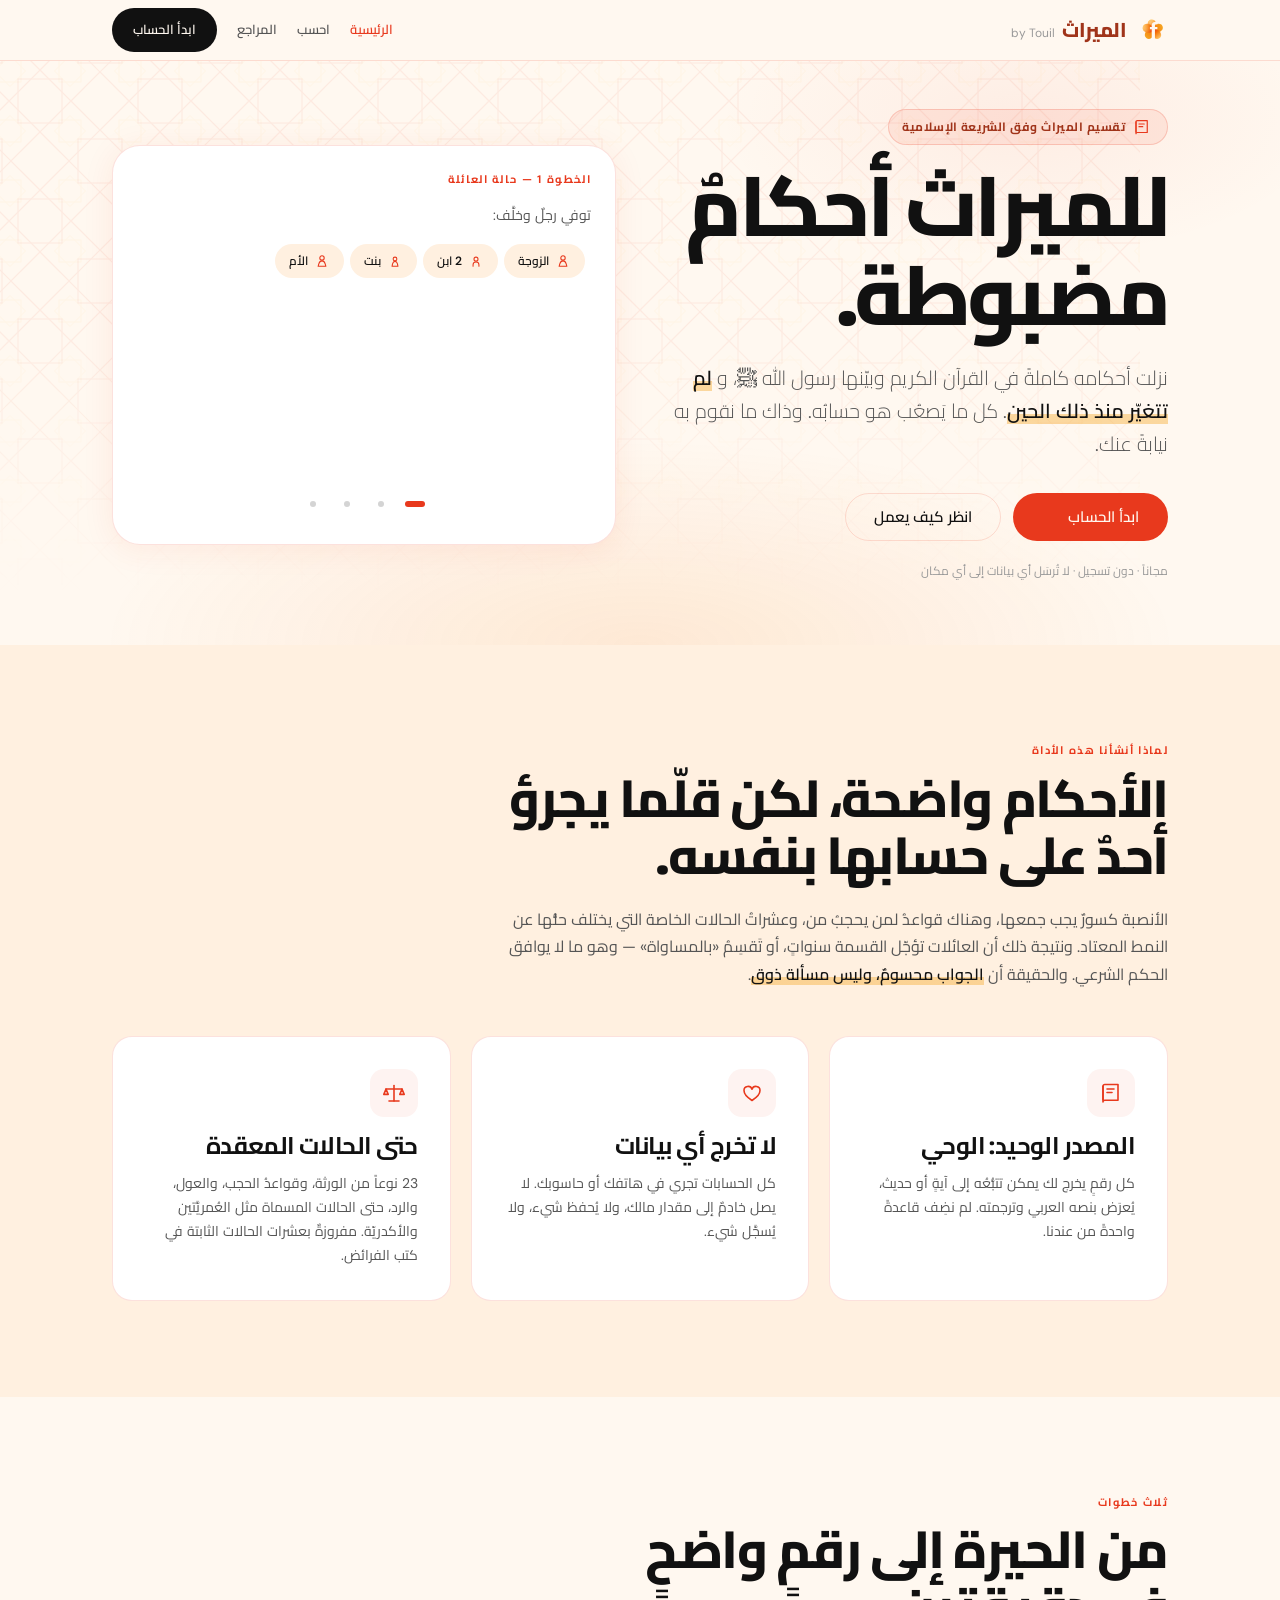
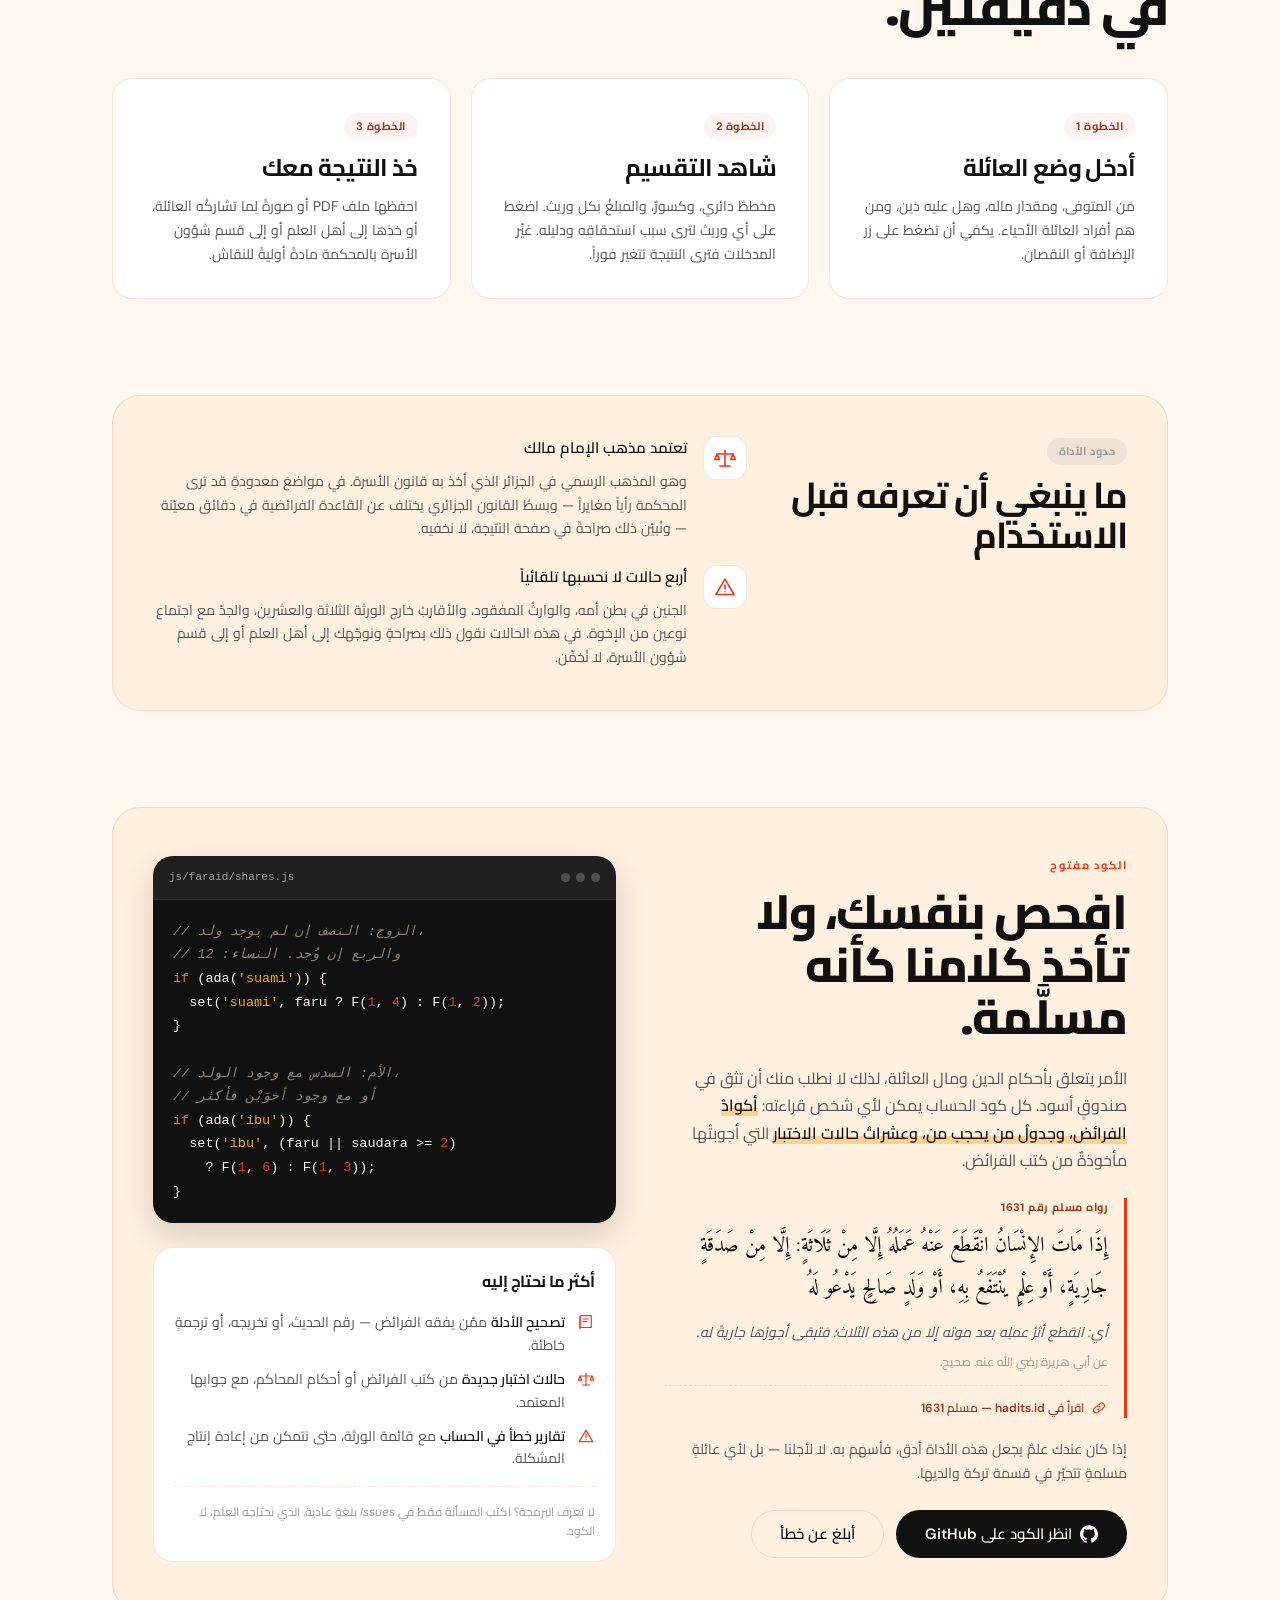
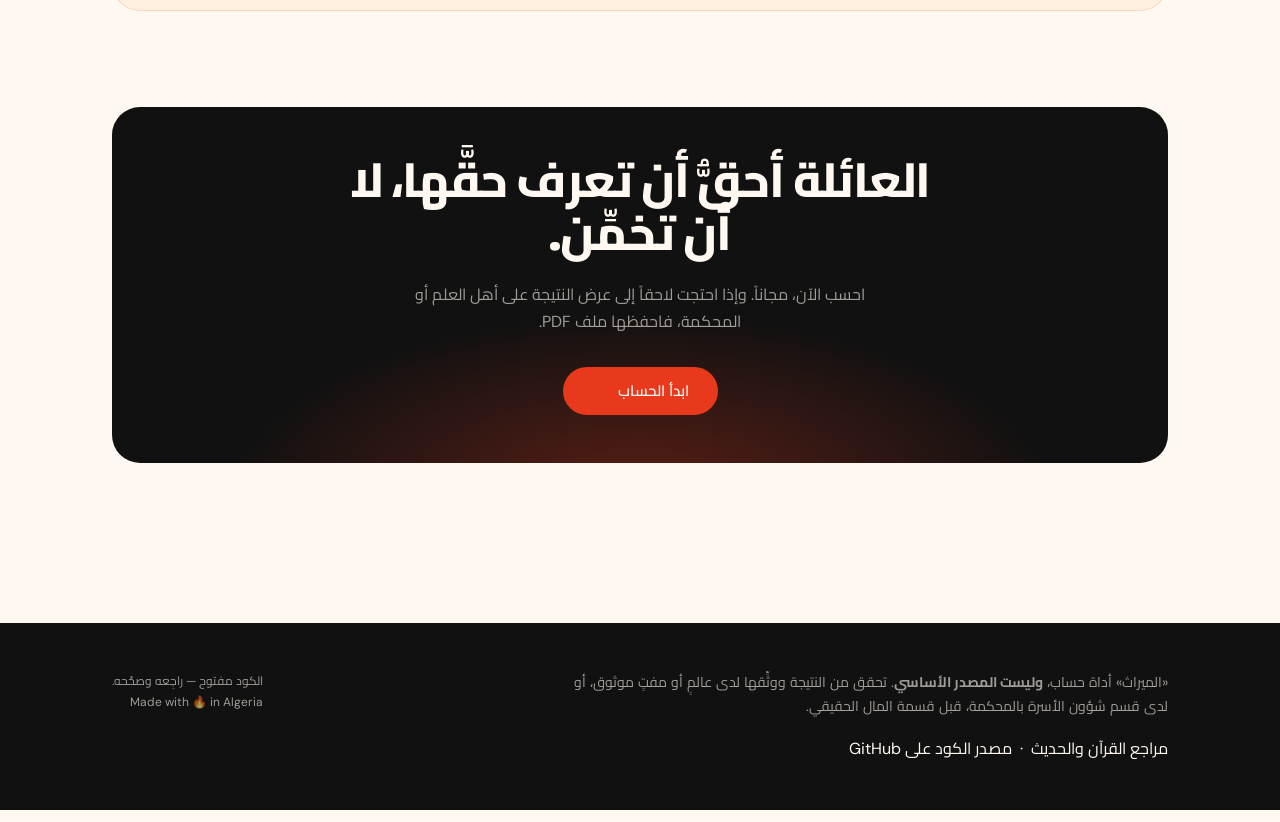
<file: index.html>
<!DOCTYPE html>
<html lang="ar" dir="rtl">
<head>
<meta charset="utf-8">
<meta name="viewport" content="width=device-width, initial-scale=1">
<title>الميراث — احسب تقسيم الميراث وفق القرآن والسنة</title>
<meta name="description" content="أحكام الميراث في الإسلام مضبوطة. أدخل بيانات عائلتك وشاهد التقسيم في مخططٍ كاملٍ مع أدلته. مجاناً، دون تسجيل، ويُحسب في متصفحك أنت.">
<meta name="theme-color" content="#FFF8F0">
<link rel="icon" href="assets/mark-color.svg">
<link rel="preconnect" href="https://fonts.googleapis.com">
<link rel="preconnect" href="https://fonts.gstatic.com" crossorigin>
<link rel="stylesheet" href="https://fonts.googleapis.com/css2?family=Bricolage+Grotesque:opsz,wght@12..96,700;12..96,800&family=DM+Sans:wght@300;400;500;600;700&family=Cairo:wght@400;600;700;800&family=Amiri:wght@400;700&display=swap">
<link rel="stylesheet" href="css/tokens.css?v=25">
<link rel="stylesheet" href="css/base.css?v=25">
<link rel="stylesheet" href="css/app.css?v=25">
<link rel="stylesheet" href="css/rtl.css?v=25">
</head>
<body>
<a class="skip-link" href="#utama">الانتقال إلى المحتوى</a>

<script src="js/sprite.js?v=25"></script>

<nav class="nav">
  <div class="wrap nav-inner">
    <a class="nav-brand" href="index.html">
      <img src="assets/mark-color.svg" alt="">
      <span class="nav-brand-teks">
        <span class="nav-brand-nama">الميراث</span>
        <span class="nav-brand-sub">by Touil</span>
      </span>
    </a>

    <button class="nav-toggle" type="button" id="nav-toggle"
            aria-expanded="false" aria-controls="nav-menu" aria-label="افتح القائمة">
      <span class="nav-toggle-garis"></span>
    </button>

    <div class="nav-menu" id="nav-menu">
      <a href="index.html">الرئيسية</a>
      <a href="hitung.html">احسب</a>
      <a href="rujukan.html">المراجع</a>
      <a class="btn btn-dark btn-sm" href="hitung.html">ابدأ الحساب</a>
    </div>
  </div>
</nav>

<main id="utama">

  <!-- ═══ HERO ═══ -->
  <section class="hero">
    <!--
      خلفية الزخرفة الهندسية الإسلامية (النجمة الثمانية / خاتم).
      طبقتان بحجمين وحركتين مختلفتين لتبدو متعددة الطبقات، وكلتاهما شبه
      شفافة حتى لا تزاحم النص. إضافة إلى الجو العام، تعلن هذه الزخرفة منذ
      أول شاشة أن القواعد المستعملة هنا هي قواعد الميراث الإسلامي — وهو أمر
      مفيدٌ للزائر غير المسلم الذي قد لا يعرف ذلك.
    -->
    <div class="hero-pola" aria-hidden="true">
      <svg class="hero-pola-lapis hero-pola-besar" xmlns="http://www.w3.org/2000/svg">
        <defs>
          <pattern id="khatim-besar" width="120" height="120" patternUnits="userSpaceOnUse">
            <g fill="none" stroke="currentColor" stroke-width="1.1">
              <rect x="38" y="38" width="44" height="44"/>
              <path d="M60 29 91 60 60 91 29 60Z"/>
              <rect x="-22" y="-22" width="44" height="44"/>
              <path d="M0 -31 31 0 0 31 -31 0Z"/>
              <rect x="98" y="-22" width="44" height="44"/>
              <path d="M120 -31 151 0 120 31 89 0Z"/>
              <rect x="-22" y="98" width="44" height="44"/>
              <path d="M0 89 31 120 0 151 -31 120Z"/>
              <rect x="98" y="98" width="44" height="44"/>
              <path d="M120 89 151 120 120 151 89 120Z"/>
              <path d="M31 0 60 29M89 0 60 29M31 120 60 91M89 120 60 91M0 31 29 60M0 89 29 60M120 31 91 60M120 89 91 60"/>
            </g>
          </pattern>
        </defs>
        <rect width="100%" height="100%" fill="url(#khatim-besar)"/>
      </svg>

      <svg class="hero-pola-lapis hero-pola-kecil" xmlns="http://www.w3.org/2000/svg">
        <defs>
          <pattern id="khatim-kecil" width="60" height="60" patternUnits="userSpaceOnUse">
            <g fill="none" stroke="currentColor" stroke-width="0.9">
              <rect x="19" y="19" width="22" height="22"/>
              <path d="M30 14.5 45.5 30 30 45.5 14.5 30Z"/>
            </g>
          </pattern>
        </defs>
        <rect width="100%" height="100%" fill="url(#khatim-kecil)"/>
      </svg>
    </div>

    <div class="wrap">
      <div class="hero-grid">
        <div>
          <span class="lencana-syariat">
            <svg class="ic ic-sm" aria-hidden="true"><use href="#i-kitab"></use></svg>
            تقسيم الميراث وفق الشريعة الإسلامية
          </span>
          <h1>للميراث أحكامٌ مضبوطة.</h1>
          <p class="hero-lead">
            نزلت أحكامه كاملةً في القرآن الكريم وبيّنها رسول الله ﷺ، و
            <span class="sorot">لم تتغيّر منذ ذلك الحين</span>. كل ما يَصعُب
            هو حسابُه. وذاك ما نقوم به نيابةً عنك.
          </p>
          <div class="btn-row">
            <a class="btn btn-primary" href="hitung.html">
              ابدأ الحساب <svg class="ic ic-sm" aria-hidden="true"><use href="#i-kanan"></use></svg>
            </a>
            <a class="btn btn-ghost" href="#cara">انظر كيف يعمل</a>
          </div>
          <p class="flav-caption" style="margin-top: var(--space-5)">
            مجاناً · دون تسجيل · لا تُرسَل أي بيانات إلى أي مكان
          </p>
        </div>

        <!-- عرض توضيحي متحرك -->
        <div class="demo" id="demo" aria-label="مثال لمحاكاة تقسيم الميراث">
          <div class="demo-tahap" id="demo-tahap"></div>
          <div id="demo-isi" style="min-height: 268px"></div>
          <div class="demo-titik" id="demo-titik"></div>
        </div>
      </div>
    </div>
  </section>

  <!-- ═══ المشكلة ═══ -->
  <section class="section" id="cara" style="background: var(--bg-secondary)">
    <div class="wrap">
      <div style="max-width: 62ch; margin-bottom: var(--space-12)">
        <span class="overline">لماذا أنشأنا هذه الأداة</span>
        <h2 class="flav-display-l">الأحكام واضحة، لكن قلّما يجرؤ أحدٌ على حسابها بنفسه.</h2>
        <p class="flav-body" style="margin-top: var(--space-5)">
          الأنصبة كسورٌ يجب جمعها، وهناك قواعدُ لمن يحجبُ من، وعشراتُ الحالات
          الخاصة التي يختلف حلُّها عن النمط المعتاد. ونتيجة ذلك أن العائلات
          تؤجّل القسمة سنواتٍ، أو تَقسِمُ «بالمساواة» — وهو ما لا يوافق الحكم
          الشرعي. والحقيقة أن
          <span class="sorot">الجواب محسومٌ، وليس مسألة ذوق</span>.
        </p>
      </div>

      <div class="grid grid-3">
        <div class="card card-hover">
          <div class="card-icon"><svg class="ic" aria-hidden="true" style="color:var(--color-flame)"><use href="#i-kitab"></use></svg></div>
          <h3 class="flav-heading-m">المصدر الوحيد: الوحي</h3>
          <p class="flav-body-sm" style="margin-top: var(--space-3)">
            كل رقمٍ يخرج لك يمكن تتبُّعُه إلى آيةٍ أو حديث، يُعرَض بنصه العربي
            وترجمته. لم نضِف قاعدةً واحدةً من عندنا.
          </p>
        </div>
        <div class="card card-hover">
          <div class="card-icon"><svg class="ic" aria-hidden="true" style="color:var(--color-flame)"><use href="#i-hati"></use></svg></div>
          <h3 class="flav-heading-m">لا تخرج أي بيانات</h3>
          <p class="flav-body-sm" style="margin-top: var(--space-3)">
            كل الحسابات تجري في هاتفك أو حاسوبك. لا يصل خادمٌ إلى مقدار مالك،
            ولا يُحفظ شيء، ولا يُسجَّل شيء.
          </p>
        </div>
        <div class="card card-hover">
          <div class="card-icon"><svg class="ic" aria-hidden="true" style="color:var(--color-flame)"><use href="#i-timbangan"></use></svg></div>
          <h3 class="flav-heading-m">حتى الحالات المعقدة</h3>
          <p class="flav-body-sm" style="margin-top: var(--space-3)">
            23 نوعاً من الورثة، وقواعدُ الحجب، والعول، والرد، حتى الحالات
            المسماة مثل العُمريَّتين والأكدريّة. مفروزةٌ بعشرات الحالات
            الثابتة في كتب الفرائض.
          </p>
        </div>
      </div>
    </div>
  </section>

  <!-- ═══ الخطوات ═══ -->
  <section class="section">
    <div class="wrap">
      <span class="overline">ثلاث خطوات</span>
      <h2 class="flav-display-l" style="max-width: 18ch">من الحيرة إلى رقمٍ واضحٍ في دقيقتين.</h2>

      <div class="grid grid-3" style="margin-top: var(--space-10)">
        <div class="card">
          <span class="badge">الخطوة 1</span>
          <h3 class="flav-heading-m" style="margin-top: var(--space-4)">أدخل وضع العائلة</h3>
          <p class="flav-body-sm" style="margin-top: var(--space-3)">
            مَن المتوفى، ومقدار ماله، وهل عليه دَين، ومن هم أفراد العائلة
            الأحياء. يكفي أن تضغط على زر الإضافة أو النقصان.
          </p>
        </div>
        <div class="card">
          <span class="badge">الخطوة 2</span>
          <h3 class="flav-heading-m" style="margin-top: var(--space-4)">شاهد التقسيم</h3>
          <p class="flav-body-sm" style="margin-top: var(--space-3)">
            مخططٌ دائري، وكسورٌ، والمبلغُ بكل وريث. اضغط على أي وريث لترى سبب
            استحقاقِه ودليله. غيِّر المدخلات فترى النتيجة تتغير فوراً.
          </p>
        </div>
        <div class="card">
          <span class="badge">الخطوة 3</span>
          <h3 class="flav-heading-m" style="margin-top: var(--space-4)">خذ النتيجة معك</h3>
          <p class="flav-body-sm" style="margin-top: var(--space-3)">
            احفظها ملف PDF أو صورةً لِما تشاركُه العائلة، أو خذها إلى أهل
            العلم أو إلى قسم شؤون الأسرة بالمحكمة مادةً أوليةً للنقاش.
          </p>
        </div>
      </div>
    </div>
  </section>

  <!-- ═══ الحدود — الصدق في المقدمة ═══ -->
  <section class="section" style="padding-top: 0">
    <div class="wrap">
      <div class="batasan">
        <div class="batasan-kepala">
          <span class="badge badge-muted">حدود الأداة</span>
          <h2 class="flav-heading-l" style="margin-top: var(--space-3)">ما ينبغي أن تعرفه
            قبل الاستخدام</h2>
        </div>
        <div class="batasan-poin">
          <div class="batasan-item">
            <span class="batasan-ikon">
              <svg class="ic" aria-hidden="true"><use href="#i-timbangan"></use></svg>
            </span>
            <div>
              <strong>تعتمد مذهب الإمام مالك</strong>
              <p>وهو المذهب الرسمي في الجزائر الذي أخذ به قانون الأسرة. في
                مواضعَ معدودةٍ قد ترى المحكمة رأياً مغايراً — وبسطُ القانون
                الجزائري يختلف عن القاعدة الفرائضية في دقائق معيّنة — ونُبيّن
                ذلك صراحةً في صفحة النتيجة، لا نخفيه.</p>
            </div>
          </div>
          <div class="batasan-item">
            <span class="batasan-ikon">
              <svg class="ic" aria-hidden="true"><use href="#i-waspada"></use></svg>
            </span>
            <div>
              <strong>أربع حالات لا نحسبها تلقائياً</strong>
              <p>الجنين في بطن أمه، والوارثُ المفقود، والأقاربُ خارج الورثة
                الثلاثة والعشرين، والجدّ مع اجتماع نوعين من الإخوة. في هذه
                الحالات نقول ذلك بصراحةٍ ونوجّهك إلى أهل العلم أو إلى قسم
                شؤون الأسرة، لا نُخمِّن.</p>
            </div>
          </div>
        </div>
      </div>
    </div>
  </section>

  <!-- ═══ الكود المفتوح والمساهمة ═══ -->
  <section class="section" style="padding-top: 0" id="kontribusi">
    <div class="wrap">
      <div class="terbuka">
        <div class="terbuka-kiri">
          <span class="overline">الكود مفتوح</span>
          <h2 class="flav-display-m" style="max-width: 16ch">افحص بنفسك، ولا تأخذ
            كلامنا كأنه مسلَّمة.</h2>

          <p class="flav-body" style="margin-top: var(--space-5)">
            الأمر يتعلق بأحكام الدين ومال العائلة، لذلك لا نطلب منك أن تثق في
            صندوقٍ أسود. كل كود الحساب يمكن لأي شخص قراءته:
            <span class="sorot">أكوادُ الفرائض، وجدولُ من يحجب من، وعشراتُ
            حالات الاختبار</span> التي أجوبتُها مأخوذةٌ من كتب الفرائض.
          </p>

          <div class="dalil" style="margin-top: var(--space-6)">
            <div class="dalil-rujukan">رواه مسلم رقم 1631</div>
            <div class="dalil-arab" lang="ar" dir="rtl">إِذَا مَاتَ الإِنْسَانُ انْقَطَعَ عَنْهُ عَمَلُهُ إِلَّا مِنْ ثَلَاثَةٍ: إِلَّا مِنْ صَدَقَةٍ جَارِيَةٍ، أَوْ عِلْمٍ يُنْتَفَعُ بِهِ، أَوْ وَلَدٍ صَالِحٍ يَدْعُو لَهُ</div>
            <div class="dalil-terjemah">
              أي: انقطع أثرُ عملِه بعد موته إلا من هذه الثلاث؛ فتبقى أجورُها
              جاريةً له.
            </div>
            <div class="dalil-sumber">عن أبي هريرة رضي الله عنه. صحيح.</div>
            <div class="dalil-tautan">
              <a href="https://www.hadits.id/hadits/muslim/1631" target="_blank" rel="noopener noreferrer">
                <svg class="ic ic-sm" aria-hidden="true"><use href="#i-tautan"></use></svg>
                اقرأ في hadits.id — مسلم 1631
              </a>
            </div>
          </div>

          <p class="flav-body-sm" style="margin-top: var(--space-5)">
            إذا كان عندك علمٌ يجعل هذه الأداة أدق، فأسهم به. لا لأجلنا — بل
            لأي عائلةٍ مسلمةٍ تتحيّر في قسمة تركة والديها.
          </p>

          <div class="btn-row" style="margin-top: var(--space-6)">
            <a class="btn btn-dark" href="https://github.com/touilfarouk/elmirat"
               target="_blank" rel="noopener noreferrer">
              <svg class="ic ic-sm ic-isi" aria-hidden="true"><use href="#i-github"></use></svg>
              انظر الكود على GitHub
            </a>
            <a class="btn btn-ghost" href="https://github.com/touilfarouk/elmirat/issues/new"
               target="_blank" rel="noopener noreferrer">
              أبلغ عن خطأ
            </a>
          </div>
        </div>

        <div class="terbuka-kanan">
          <!-- مقتطف حقيقي من كود محرك الفرائض، ليس زخرفة. -->
          <div class="kode-kartu">
            <div class="kode-bar">
              <span class="kode-titik"></span><span class="kode-titik"></span><span class="kode-titik"></span>
              <span class="kode-nama">js/faraid/shares.js</span>
            </div>
            <pre class="kode-isi"><code><span class="k-c">// الزوج: النصف إن لم يوجد ولد،</span>
<span class="k-c">// والربع إن وُجد. النساء: 12</span>
<span class="k-k">if</span> (ada(<span class="k-s">'suami'</span>)) {
  set(<span class="k-s">'suami'</span>, faru ? F(<span class="k-n">1</span>, <span class="k-n">4</span>) : F(<span class="k-n">1</span>, <span class="k-n">2</span>));
}

<span class="k-c">// الأم: السدس مع وجود الولد،</span>
<span class="k-c">// أو مع وجود أخوَيْن فأكثر</span>
<span class="k-k">if</span> (ada(<span class="k-s">'ibu'</span>)) {
  set(<span class="k-s">'ibu'</span>, (faru || saudara &gt;= <span class="k-n">2</span>)
    ? F(<span class="k-n">1</span>, <span class="k-n">6</span>) : F(<span class="k-n">1</span>, <span class="k-n">3</span>));
}</code></pre>
          </div>

          <div class="kontrib">
            <div class="kontrib-judul">أكثر ما نحتاج إليه</div>
            <ul class="kontrib-daftar">
              <li>
                <svg class="ic ic-sm" aria-hidden="true"><use href="#i-kitab"></use></svg>
                <span><strong>تصحيح الأدلة</strong> ممّن يفقه الفرائض — رقم
                  الحديث، أو تخريجه، أو ترجمةٍ خاطئة.</span>
              </li>
              <li>
                <svg class="ic ic-sm" aria-hidden="true"><use href="#i-timbangan"></use></svg>
                <span><strong>حالات اختبار جديدة</strong> من كتب الفرائض أو
                  أحكام المحاكم، مع جوابها المعتمد.</span>
              </li>
              <li>
                <svg class="ic ic-sm" aria-hidden="true"><use href="#i-waspada"></use></svg>
                <span><strong>تقارير خطأ في الحساب</strong> مع قائمة الورثة،
                  حتى نتمكن من إعادة إنتاج المشكلة.</span>
              </li>
            </ul>
            <p class="kontrib-kaki">
              لا تعرف البرمجة؟ اكتب المسألة فقط في <em>Issues</em> بلغةٍ
              عادية. الذي نحتاجه العلم، لا الكود.
            </p>
          </div>
        </div>
      </div>
    </div>
  </section>

  <!-- ═══ دعوة ═══ -->
  <section class="section" style="padding-top: 0">
    <div class="wrap">
      <div style="background: var(--bg-dark); border-radius: var(--radius-cta); padding: var(--space-12) var(--space-6); text-align: center; position: relative; overflow: hidden">
        <div style="position:absolute; inset:0; background: radial-gradient(ellipse 60% 80% at 50% 110%, rgba(232,57,29,0.35), transparent 65%)"></div>
        <div style="position: relative">
          <h2 class="flav-display-m" style="color: var(--fg-on-dark); max-width: 20ch; margin-inline: auto">
            العائلة أحقُّ أن تعرف حقَّها، لا أن تخمِّن.
          </h2>
          <p style="color: var(--fg-on-dark-dim); margin: var(--space-5) auto var(--space-8); max-width: 46ch">
            احسب الآن، مجاناً. وإذا احتجت لاحقاً إلى عرض النتيجة على أهل
            العلم أو المحكمة، فاحفظها ملف PDF.
          </p>
          <a class="btn btn-primary" href="hitung.html">
            ابدأ الحساب <svg class="ic ic-sm" aria-hidden="true"><use href="#i-kanan"></use></svg>
          </a>
        </div>
      </div>
    </div>
  </section>

</main>

<footer class="footer">
  <div class="wrap footer-inner">
    <div>
      <p class="footer-note">
        «الميراث» أداة حساب، <strong>وليست المصدر الأساسي</strong>. تحقق من
        النتيجة ووثِّقها لدى عالمٍ أو مفتٍ موثوق، أو لدى قسم شؤون الأسرة
        بالمحكمة، قبل قسمة المال الحقيقي.
      </p>
      <p style="margin-top: var(--space-4)">
        <a href="rujukan.html">مراجع القرآن والحديث</a> &nbsp;·&nbsp;
        <a href="https://github.com/touilfarouk/elmirat" target="_blank" rel="noopener noreferrer">مصدر الكود على GitHub</a>
      </p>
    </div>
    <div class="footer-made">
        الكود مفتوح — راجِعه وصحِّحه.<br>
        Made with 🔥 in Algeria
      </div>
  </div>
</footer>

<script src="js/faraid/fraction.js?v=25"></script>
<script src="js/faraid/heirs.js?v=25"></script>
<script src="js/faraid/hijab.js?v=25"></script>
<script src="js/faraid/shares.js?v=25"></script>
<script src="js/faraid/ashabah.js?v=25"></script>
<script src="js/faraid/special.js?v=25"></script>
<script src="js/faraid/estate.js?v=25"></script>
<script src="js/faraid/solve.js?v=25"></script>
<script src="js/ui-landing.js?v=25"></script>
<script src="js/ui-nav.js?v=25"></script>
</body>
</html>
</file>
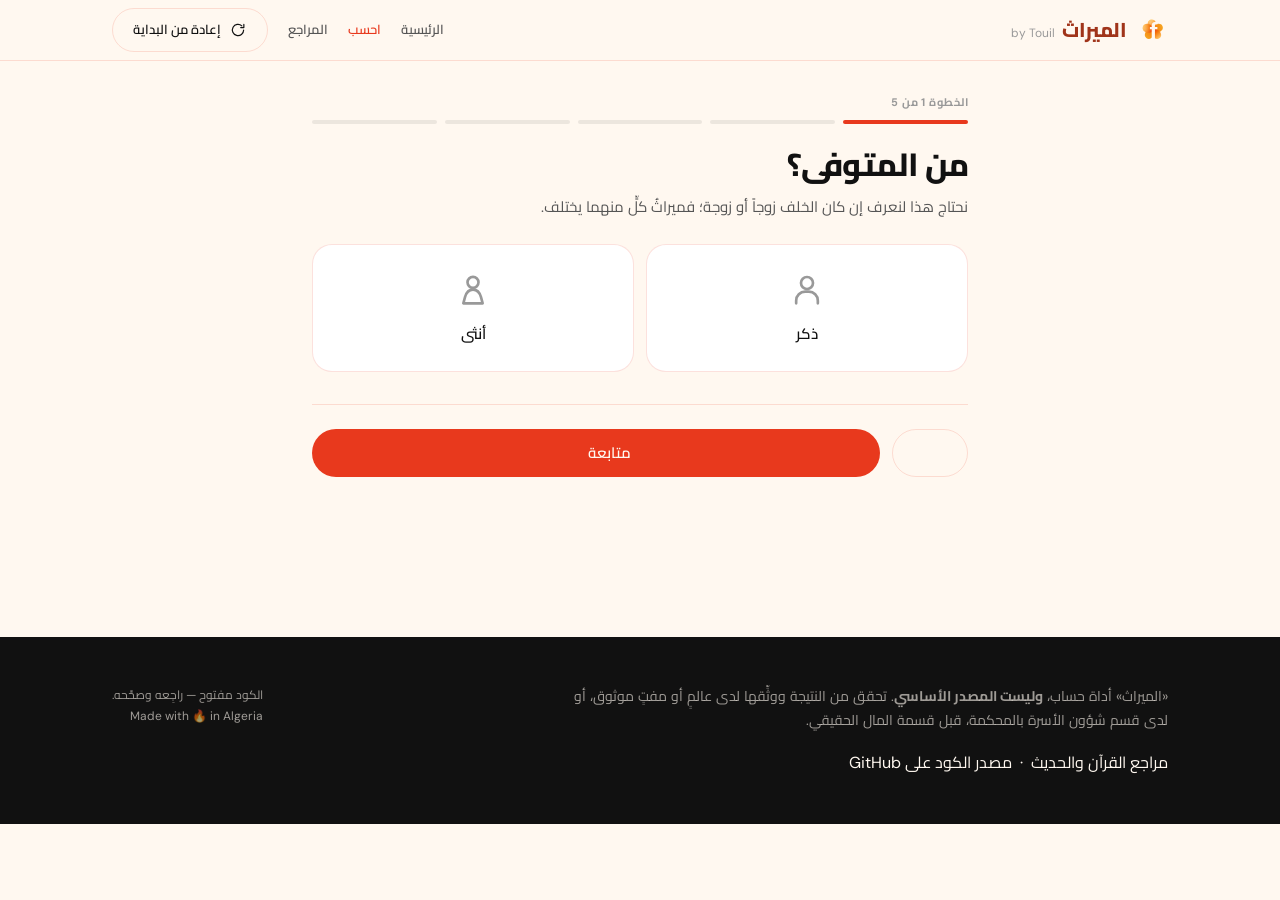
<file: hitung.html>
<!DOCTYPE html>
<html lang="ar" dir="rtl">
<head>
<meta charset="utf-8">
<meta name="viewport" content="width=device-width, initial-scale=1">
<title>احسب تقسيم الميراث — الميراث by Touil</title>
<meta name="description" content="أدخل بيانات عائلتك وشاهد تقسيم الميراث وفق القرآن والسنة مع أدلته. يُحسب في متصفحك، ولا تُرسل أي بيانات إلى أي مكان.">
<meta name="theme-color" content="#FFF8F0">
<link rel="icon" href="assets/mark-color.svg">
<link rel="preconnect" href="https://fonts.googleapis.com">
<link rel="preconnect" href="https://fonts.gstatic.com" crossorigin>
<link rel="stylesheet" href="https://fonts.googleapis.com/css2?family=Bricolage+Grotesque:opsz,wght@12..96,700;12..96,800&family=DM+Sans:wght@300;400;500;600;700&family=Cairo:wght@400;600;700;800&family=Amiri:wght@400;700&display=swap">
<link rel="stylesheet" href="css/tokens.css?v=25">
<link rel="stylesheet" href="css/base.css?v=25">
<link rel="stylesheet" href="css/app.css?v=25">
<link rel="stylesheet" href="css/rtl.css?v=25">
<link rel="stylesheet" href="css/print.css?v=25" media="print">
</head>
<body>
<noscript>
  <div class="wrap" style="padding-top: var(--space-10); text-align: center">
    <p class="flav-body"><strong>هذه الصفحة تحتاج تفعيل JavaScript.</strong><br>
    أمّا كل الحسابات فتبقى في متصفحك، ولا تُرسل أي بيانات.</p>
  </div>
</noscript>
<a class="skip-link" href="#utama">الانتقال إلى المحتوى</a>

<script src="js/sprite.js?v=25"></script>

<!-- ═══ القائمة ═══ -->
<nav class="nav">
  <div class="wrap nav-inner">
    <a class="nav-brand" href="index.html">
      <img src="assets/mark-color.svg" alt="">
      <span class="nav-brand-teks">
        <span class="nav-brand-nama">الميراث</span>
        <span class="nav-brand-sub">by Touil</span>
      </span>
    </a>

    <button class="nav-toggle" type="button" id="nav-toggle"
            aria-expanded="false" aria-controls="nav-menu" aria-label="افتح القائمة">
      <span class="nav-toggle-garis"></span>
    </button>

    <div class="nav-menu" id="nav-menu">
      <a href="index.html">الرئيسية</a>
      <a href="hitung.html">احسب</a>
      <a href="rujukan.html">المراجع</a>
      <button class="btn btn-ghost btn-sm" id="btn-mulai-ulang" type="button">
        <svg class="ic ic-sm" aria-hidden="true"><use href="#i-ulang"></use></svg> إعادة من البداية
      </button>
    </div>
  </div>
</nav>

<main id="utama">

  <!-- ═══ الخطوات ═══ -->
  <section class="section" id="wizard" style="padding-top: var(--space-8)">
    <div class="wrap wrap-narrow">
      <div class="progres-teks" id="progres-teks">الخطوة 1 من 5</div>
      <div class="progres" id="progres" role="progressbar" aria-valuemin="1" aria-valuemax="5" aria-valuenow="1"></div>

      <!-- 1. المتوفى -->
      <div class="langkah aktif" data-langkah="1">
        <h2>من المتوفى؟</h2>
        <p class="langkah-ket">نحتاج هذا لنعرف إن كان الخلف زوجاً أو زوجة؛
          فميراثُ كلٍّ منهما يختلف.</p>
        <div class="pilih-grid" id="pilih-kelamin">
          <button class="pilih" type="button" data-nilai="L" aria-pressed="false">
            <svg class="ic" aria-hidden="true"><use href="#i-pria"></use></svg>
            <span>ذكر</span>
          </button>
          <button class="pilih" type="button" data-nilai="P" aria-pressed="false">
            <svg class="ic" aria-hidden="true"><use href="#i-wanita"></use></svg>
            <span>أنثى</span>
          </button>
        </div>
      </div>

      <!-- 2. المال -->
      <div class="langkah" data-langkah="2">
        <h2>كم مقدار ما تركه الميت؟</h2>
        <p class="langkah-ket">تقديرٌ تقريبي يكفي لرؤية الصورة. ويمكنك تغيير
          الرقم متى شئت.</p>

        <div class="mode-pilih" role="group" aria-label="طريقة إدخال المال">
          <button type="button" data-mode-harta="total" aria-pressed="true">
            <svg class="ic ic-sm" aria-hidden="true"><use href="#i-dompet"></use></svg>
            إجمالي فقط
          </button>
          <button type="button" data-mode-harta="rincian" aria-pressed="false">
            <svg class="ic ic-sm" aria-hidden="true"><use href="#i-kotak"></use></svg>
            فصّل حسب النوع
          </button>
        </div>

        <div id="harta-total">
          <div class="uang-field">
            <label class="uang-label" for="in-total">إجمالي المال المتروك</label>
            <div class="uang-box besar">
              <span class="rp">دج</span>
              <input id="in-total" type="text" inputmode="numeric" value="0" data-uang>
            </div>
            <span class="uang-ket">المنزل، الأرض، الحساب، السيارة، الذهب،
              العمل — كلها تُجمع في رقمٍ واحد.</span>
          </div>
        </div>

        <div id="harta-rincian" hidden>
          <p class="langkah-ket">اكتب الموجود فقط. المجموع يُحتسب تلقائياً،
            وهذا التفصيل يُستعمل لإعطاء نصائح عن الأصول التي لا تُباع كالمنزل
            والأرض.</p>
          <div id="rincian-harta"></div>
          <div class="rincian-total">
            <span>إجمالي المال المتروك</span>
            <strong id="rincian-jumlah">دج 0</strong>
          </div>
        </div>
      </div>

      <!-- 3. الالتزامات -->
      <div class="langkah" data-langkah="3">
        <h2>هل من التزاماتٍ تُسوَّى قبل القسمة؟</h2>
        <p class="langkah-ket">لا تُقسَّم الميراث إلا بعد تكاليف التجهيز، وسداد
          الديون، وتنفيذ الوصية. اتركها صفراً إن لم توجد.</p>

        <div class="uang-field">
          <label class="uang-label" for="in-biaya">تكاليف تجهيز الجنازة</label>
          <div class="uang-box"><span class="rp">دج</span>
            <input id="in-biaya" type="text" inputmode="numeric" value="0" data-uang></div>
        </div>

        <div class="uang-field">
          <label class="uang-label" for="in-hutang">ديون المتوفى</label>
          <div class="uang-box"><span class="rp">دج</span>
            <input id="in-hutang" type="text" inputmode="numeric" value="0" data-uang></div>
          <span class="uang-ket">بما في ذلك الالتزامات المؤجلة كالزكاة أو تكلفة
            الحج المنذور.</span>
        </div>

        <div class="uang-field">
          <label class="uang-label" for="in-wasiat">الوصية المتروكة</label>
          <div class="uang-box"><span class="rp">دج</span>
            <input id="in-wasiat" type="text" inputmode="numeric" value="0" data-uang></div>
          <span class="uang-ket">لغير الورثة. تُقطَع تلقائياً إن تجاوزت ثلثَ
            الميراث.</span>
        </div>

        <!-- ملاحظة القانون الجزائري: لا مال مشتركاً مفروضاً بين الزوجين.
             توضع مكان «خانة المال المشترك» التي لا وجود لها في القانون
             الجزائري، حتى يعرف المستخدم موقف القانون بلا التباس. -->
        <div class="pita pita-hukum" style="margin-top: var(--space-1); align-items: flex-start">
          <svg class="ic" aria-hidden="true"><use href="#i-info"></use></svg>
          <span>
            <strong>هل يُدَّعى أن بعض المال ليس ملكاً للمتوفى؟</strong>
            في القانون الجزائري لا ينشأ بين الزوجين «مال مشترك» تلقائياً
            بخلاف بعض الدول؛ فالمالُ المكتسَب يُنسَب إلى من أحرزه في ذمته أو
            بعقده، وفق الإثبات والعرف. وعند الوفاة يُعدُّ كل ما تُرك تركةً
            للمتوفى حتى يثبت خلافه. المادة 37 من قانون الأسرة تنظّم
            المساهمة في نفقات الأسرة ولا تُنشئ شيوعاً في المال. من ادّعى
            ملكيةَ شيءٍ من الميراث فعليه إثبات ذلك قبل القسمة.
            <span class="pita-tekan">لهذا يُطبِّق هذا الحاسب قواعدَ الفرائض
            مباشرةً على كل تركةِ المتوفى.</span>
          </span>
        </div>
      </div>

      <!-- 4. الورثة -->
      <div class="langkah" data-langkah="4">
        <h2>من أفرادُ العائلة الأحياء؟</h2>
        <p class="langkah-ket">أدخل الأحياء وقتَ الوفاة. من ليس موجوداً فاتركه
          صفراً.</p>

        <div class="mode-pilih" role="group" aria-label="طريقة إدخال الورثة">
          <button type="button" data-mode="daftar" aria-pressed="true">
            <svg class="ic ic-sm" aria-hidden="true"><use href="#i-daftar"></use></svg>
            قائمة
          </button>
          <button type="button" data-mode="pohon" aria-pressed="false">
            <svg class="ic ic-sm" aria-hidden="true"><use href="#i-pohon"></use></svg>
            شجرة العائلة
          </button>
        </div>

        <div id="mode-daftar">
          <div id="grup-utama"></div>
          <div id="grup-lain"></div>
        </div>

        <div id="mode-pohon" hidden>
          <p class="langkah-ket">رتّب العائلة كما هي في الواقع. اضغط
            <strong>إضافة</strong> لإضافة فرد، وأي شخصٍ تضغط عليه يمكنك تعديله
            أو إضافة ولدٍ تحته.</p>
          <div class="pita" style="margin-bottom: var(--space-5)">
            <svg class="ic" aria-hidden="true"><use href="#i-info"></use></svg>
            <span>هذه الطريقة أدق للعائلات المعقدة. الأحفاد يُضافون من داخل
              بطاقة ولدهم، وأبناء الإخوة من داخل بطاقة أخيهم — فلا حاجة إلى
              تخمين العلاقة.</span>
          </div>
          <div class="pohon-legenda">
            <span><i class="l-pewaris"></i> المتوفى</span>
            <span><i class="l-ada"></i> وارث محتمل</span>
            <span><i class="l-bukan"></i> ليس وارثاً</span>
            <span><i class="l-wafat"></i> توفي بالفعل</span>
          </div>
          <div class="pohon" id="pohon-isian"></div>
          <p class="pohon-geser">مرّر إلى الجانب لرؤية العائلة كاملة.</p>
        </div>
      </div>

      <!-- 5. الظروف الخاصة -->
      <div class="langkah" data-langkah="5">
        <h2>هل من ظروفٍ خاصة؟</h2>
        <p class="langkah-ket">كلها اختيارية. وما تعلِّمه عليها نضيفه
          ملاحظةً مهمة في النتيجة.</p>
        <div id="kondisi-khusus"></div>
        <div class="pita" style="margin-top: var(--space-6)">
          <svg class="ic" aria-hidden="true"><use href="#i-info"></use></svg>
          <span>كل مدخلاتك تُعالَج في هذا المتصفح فقط. لا يُرسَل ولا يُحفظ
            ولا يُسجَّل أي شيءٍ في أي مكان.</span>
        </div>
      </div>

      <div class="aksi-langkah">
        <a class="btn btn-ghost" id="btn-beranda" href="index.html" aria-label="العودة إلى الرئيسية">
          <svg class="ic ic-sm" aria-hidden="true"><use href="#i-kiri"></use></svg>
        </a>
        <button class="btn btn-ghost" type="button" id="btn-mundur" aria-label="العودة إلى الخطوة السابقة">
          <svg class="ic ic-sm" aria-hidden="true"><use href="#i-kiri"></use></svg>
        </button>
        <button class="btn btn-primary" type="button" id="btn-maju">
          متابعة <svg class="ic ic-sm"><use href="#i-kanan"></use></svg>
        </button>
      </div>
    </div>
  </section>

  <!-- ═══ النتيجة ═══ -->
  <section id="hasil" hidden aria-live="polite"></section>

</main>

<footer class="footer">
  <div class="wrap footer-inner">
    <div>
      <p class="footer-note">
        «الميراث» أداة حساب، <strong>وليست المصدر الأساسي</strong>. تحقق من
        النتيجة ووثِّقها لدى عالمٍ أو مفتٍ موثوق، أو لدى قسم شؤون الأسرة
        بالمحكمة، قبل قسمة المال الحقيقي.
      </p>
      <p style="margin-top: var(--space-4)">
        <a href="rujukan.html">مراجع القرآن والحديث</a> &nbsp;·&nbsp;
        <a href="https://github.com/touilfarouk/elmirat" target="_blank" rel="noopener noreferrer">مصدر الكود على GitHub</a>
      </p>
    </div>
    <div class="footer-made">
        الكود مفتوح — راجِعه وصحِّحه.<br>
        Made with 🔥 in Algeria
      </div>
  </div>
</footer>

<script src="js/faraid/fraction.js?v=25"></script>
<script src="js/faraid/heirs.js?v=25"></script>
<script src="js/faraid/hijab.js?v=25"></script>
<script src="js/faraid/shares.js?v=25"></script>
<script src="js/faraid/ashabah.js?v=25"></script>
<script src="js/faraid/special.js?v=25"></script>
<script src="js/faraid/estate.js?v=25"></script>
<script src="js/faraid/solve.js?v=25"></script>
<script src="js/dalil.js?v=25"></script>
<script src="js/khi.js?v=25"></script>
<script src="js/advice.js?v=25"></script>
<script src="js/export.js?v=25"></script>
<script src="js/keluarga.js?v=25"></script>
<script src="js/ui-pohon.js?v=25"></script>
<script src="js/ui-pohon-edit.js?v=25"></script>
<script src="js/ui-result.js?v=25"></script>
<script src="js/ui-wizard.js?v=25"></script>
<script src="js/ui-nav.js?v=25"></script>
</body>
</html>
</file>
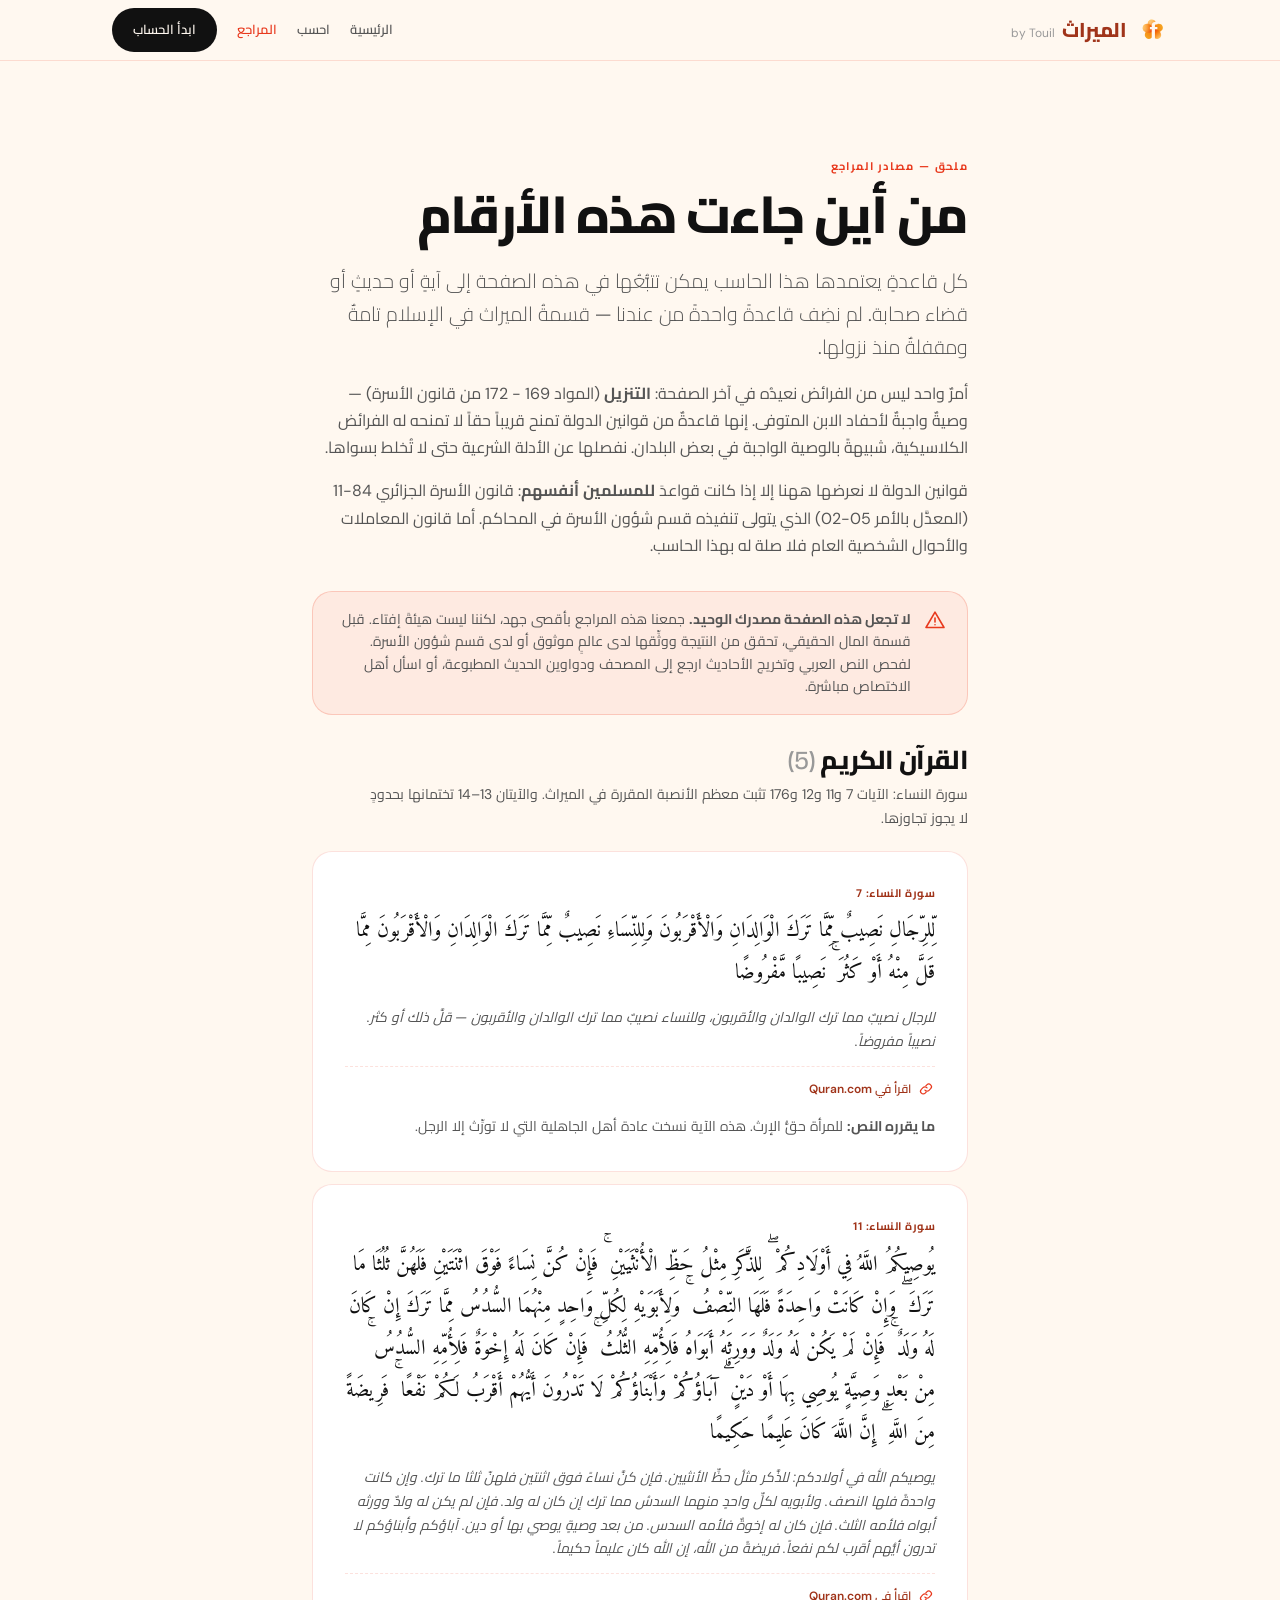
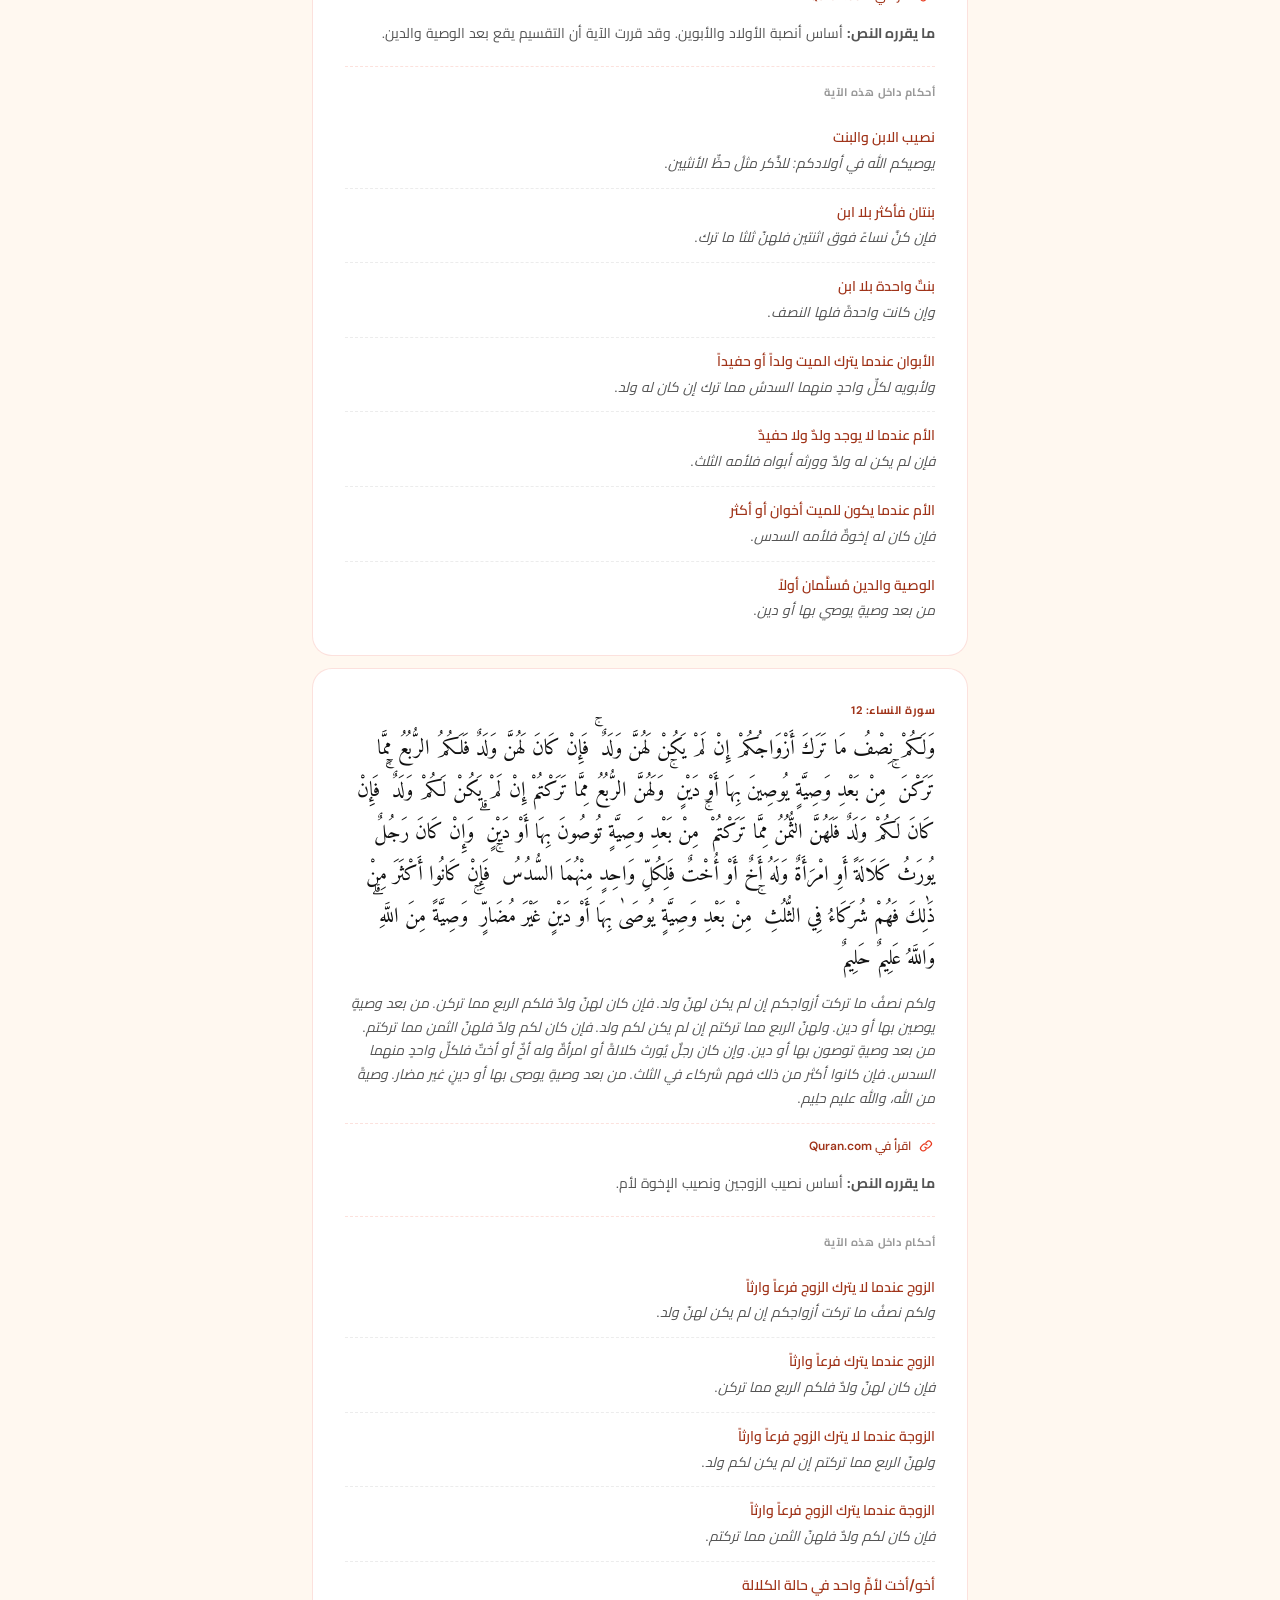
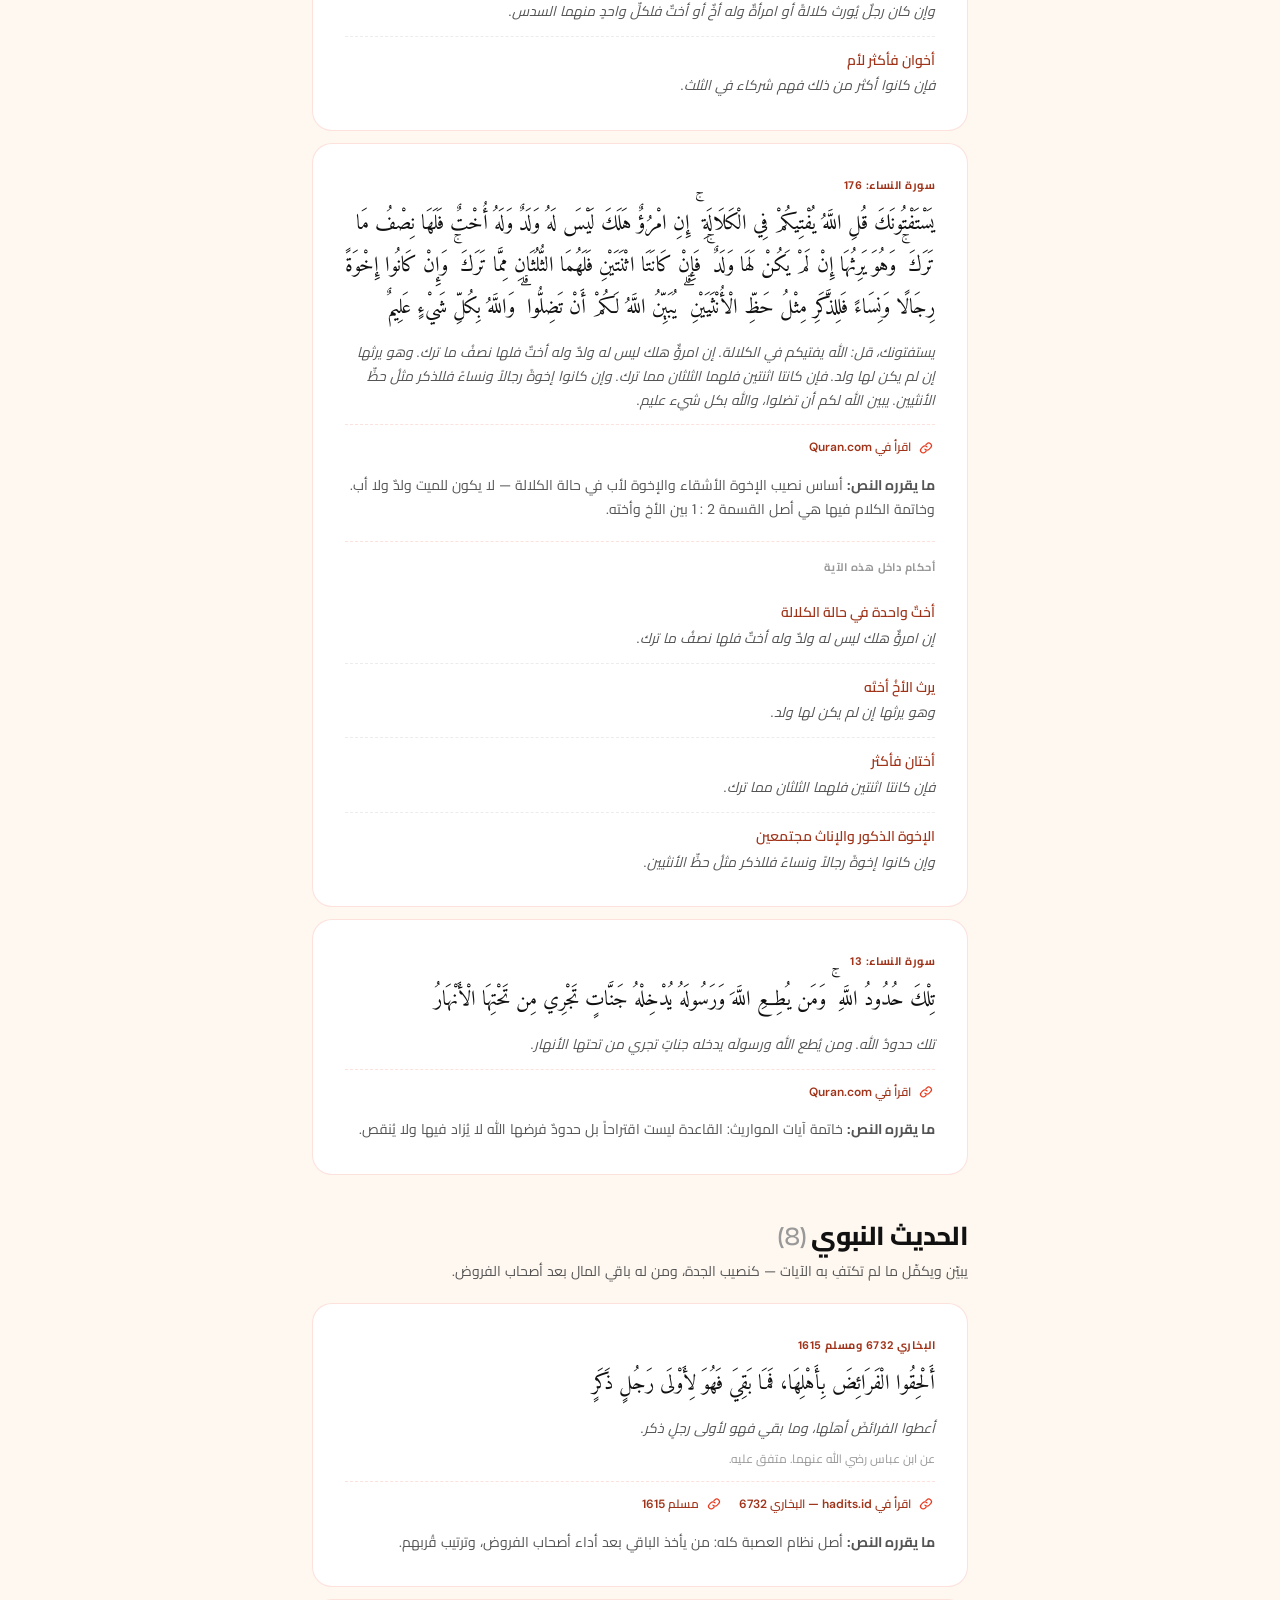
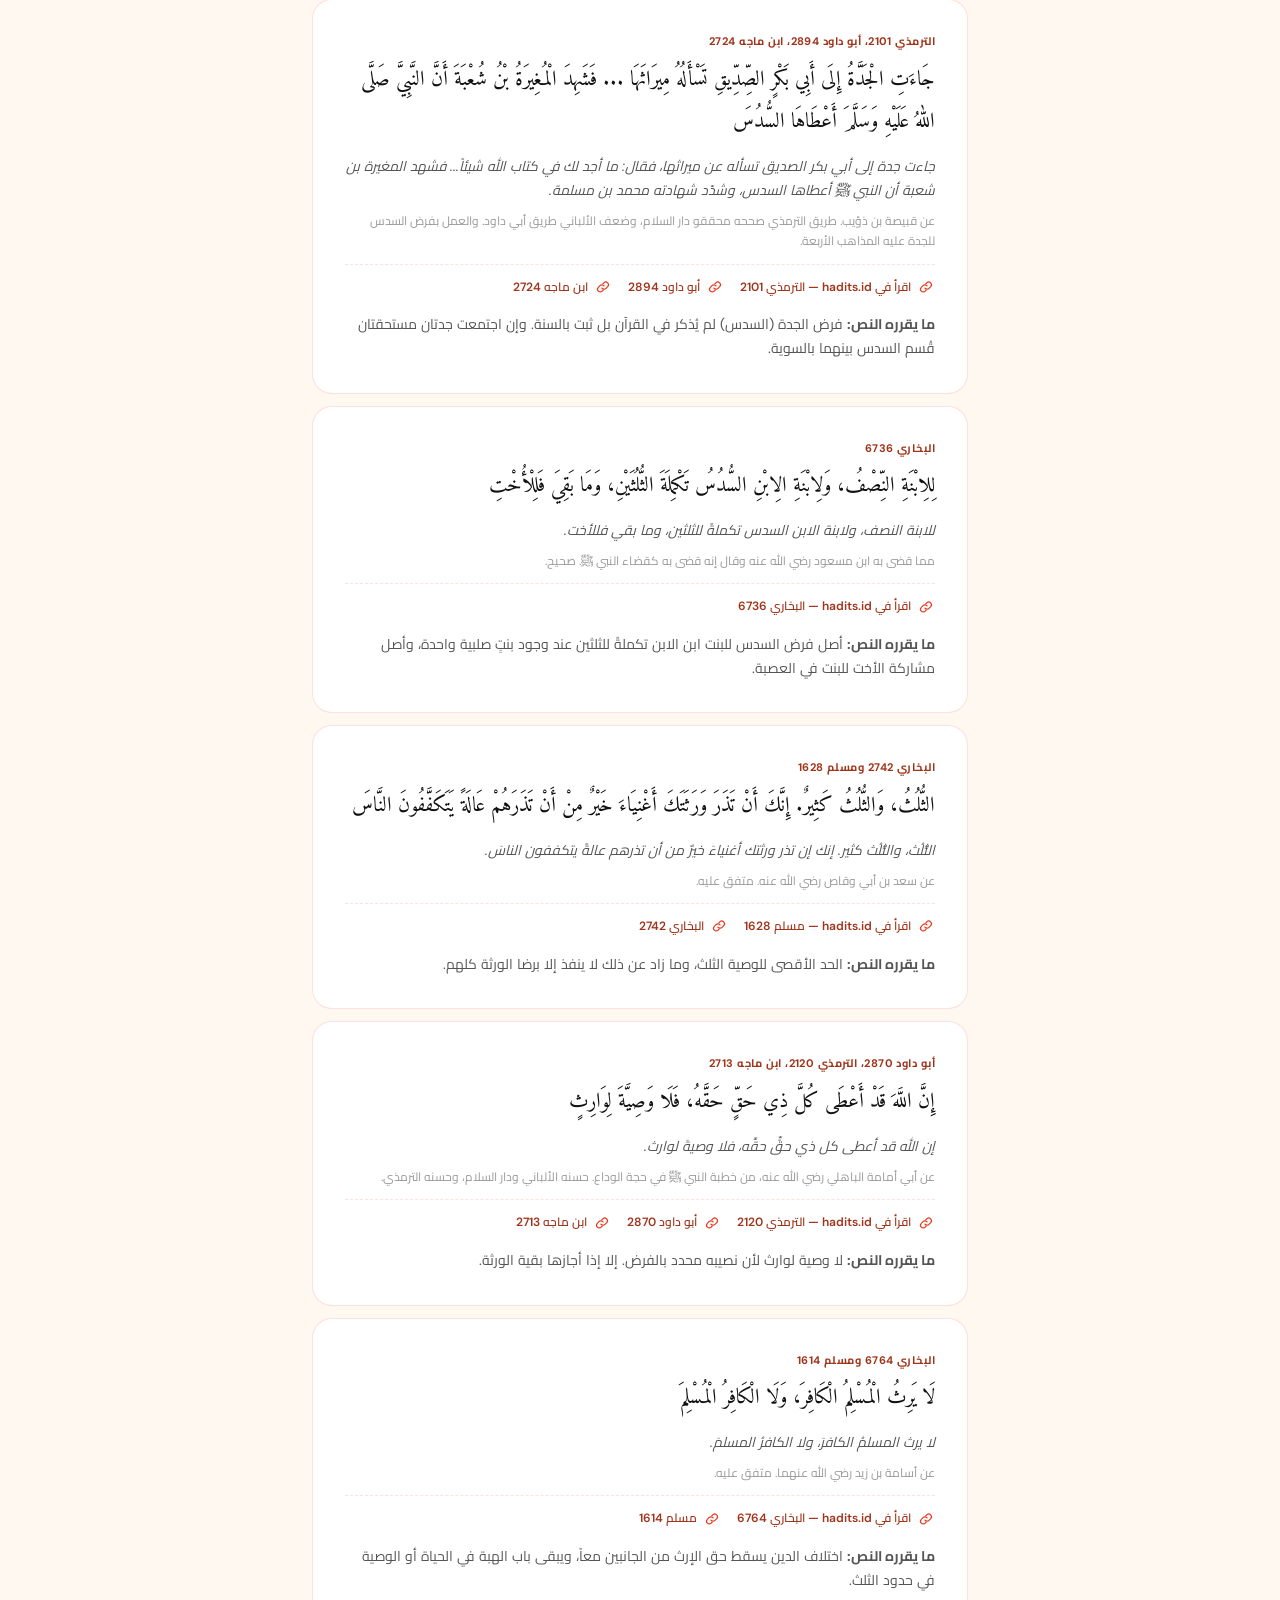
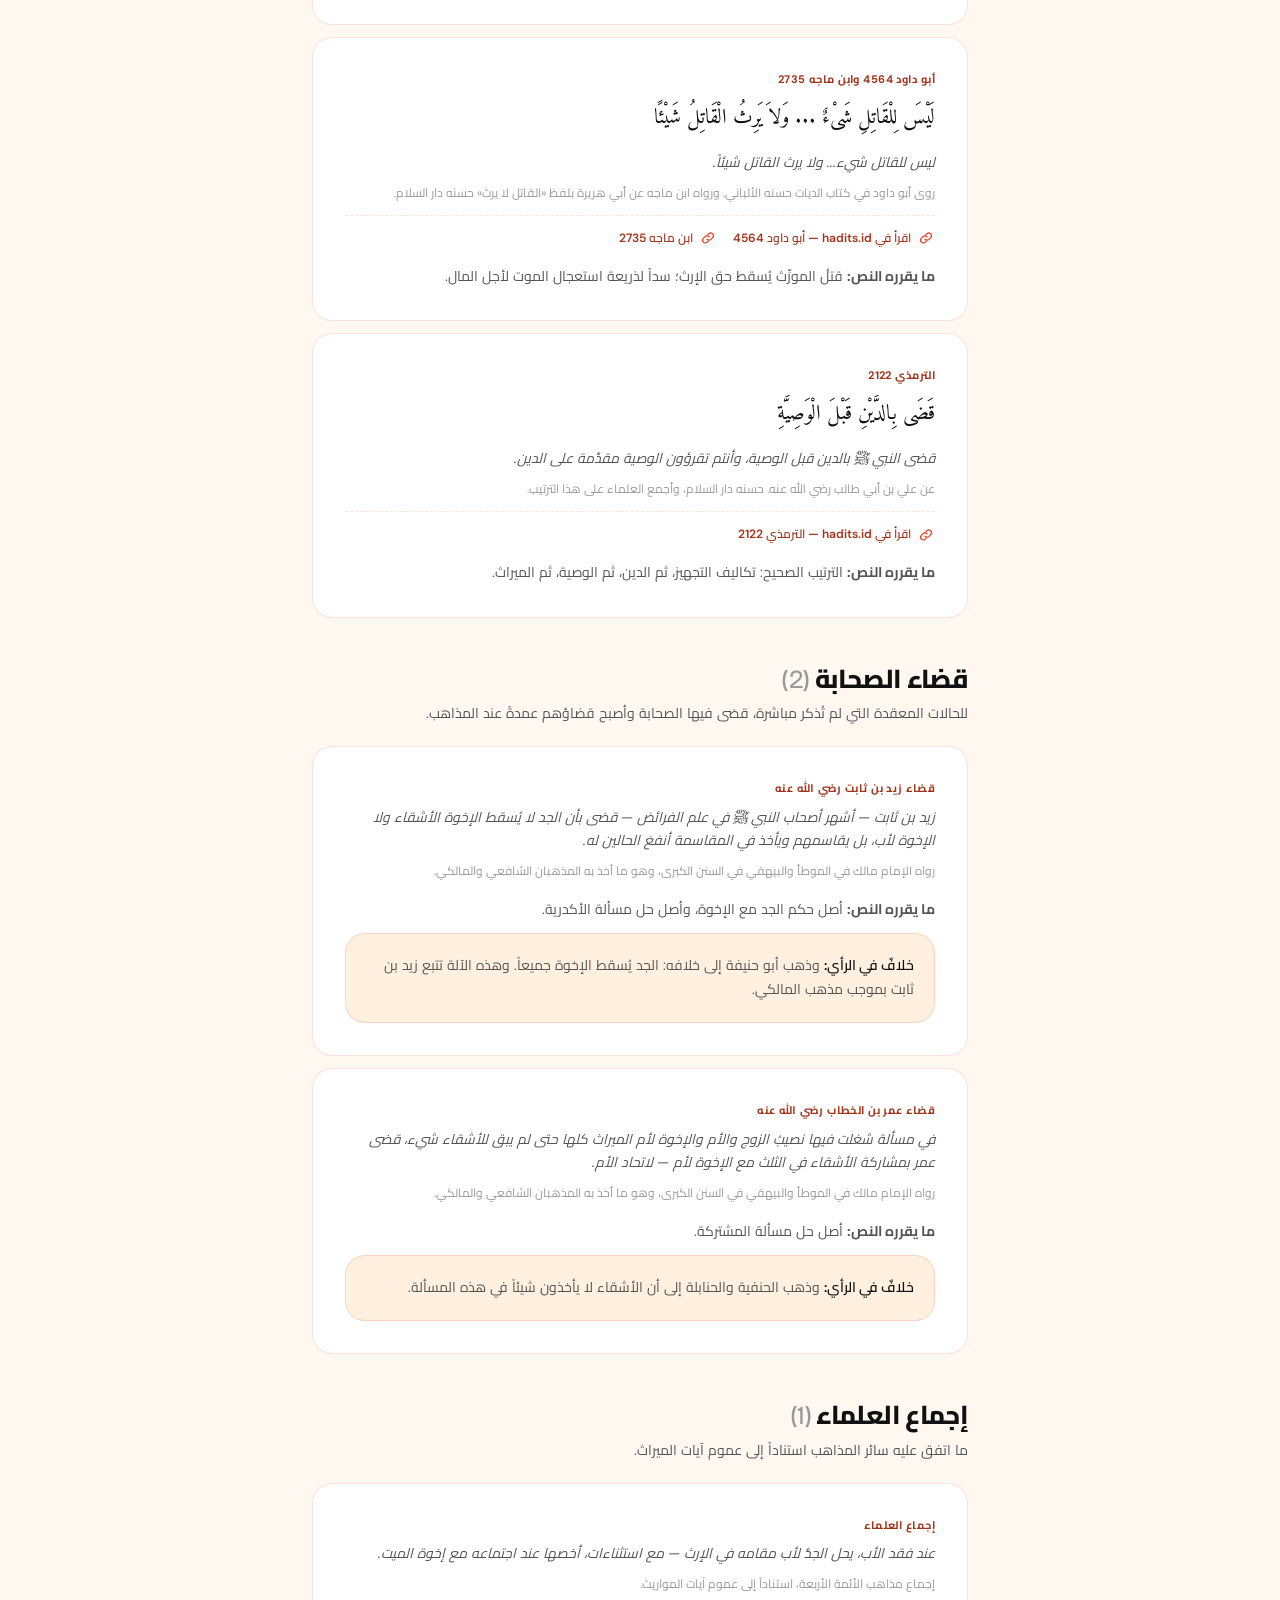
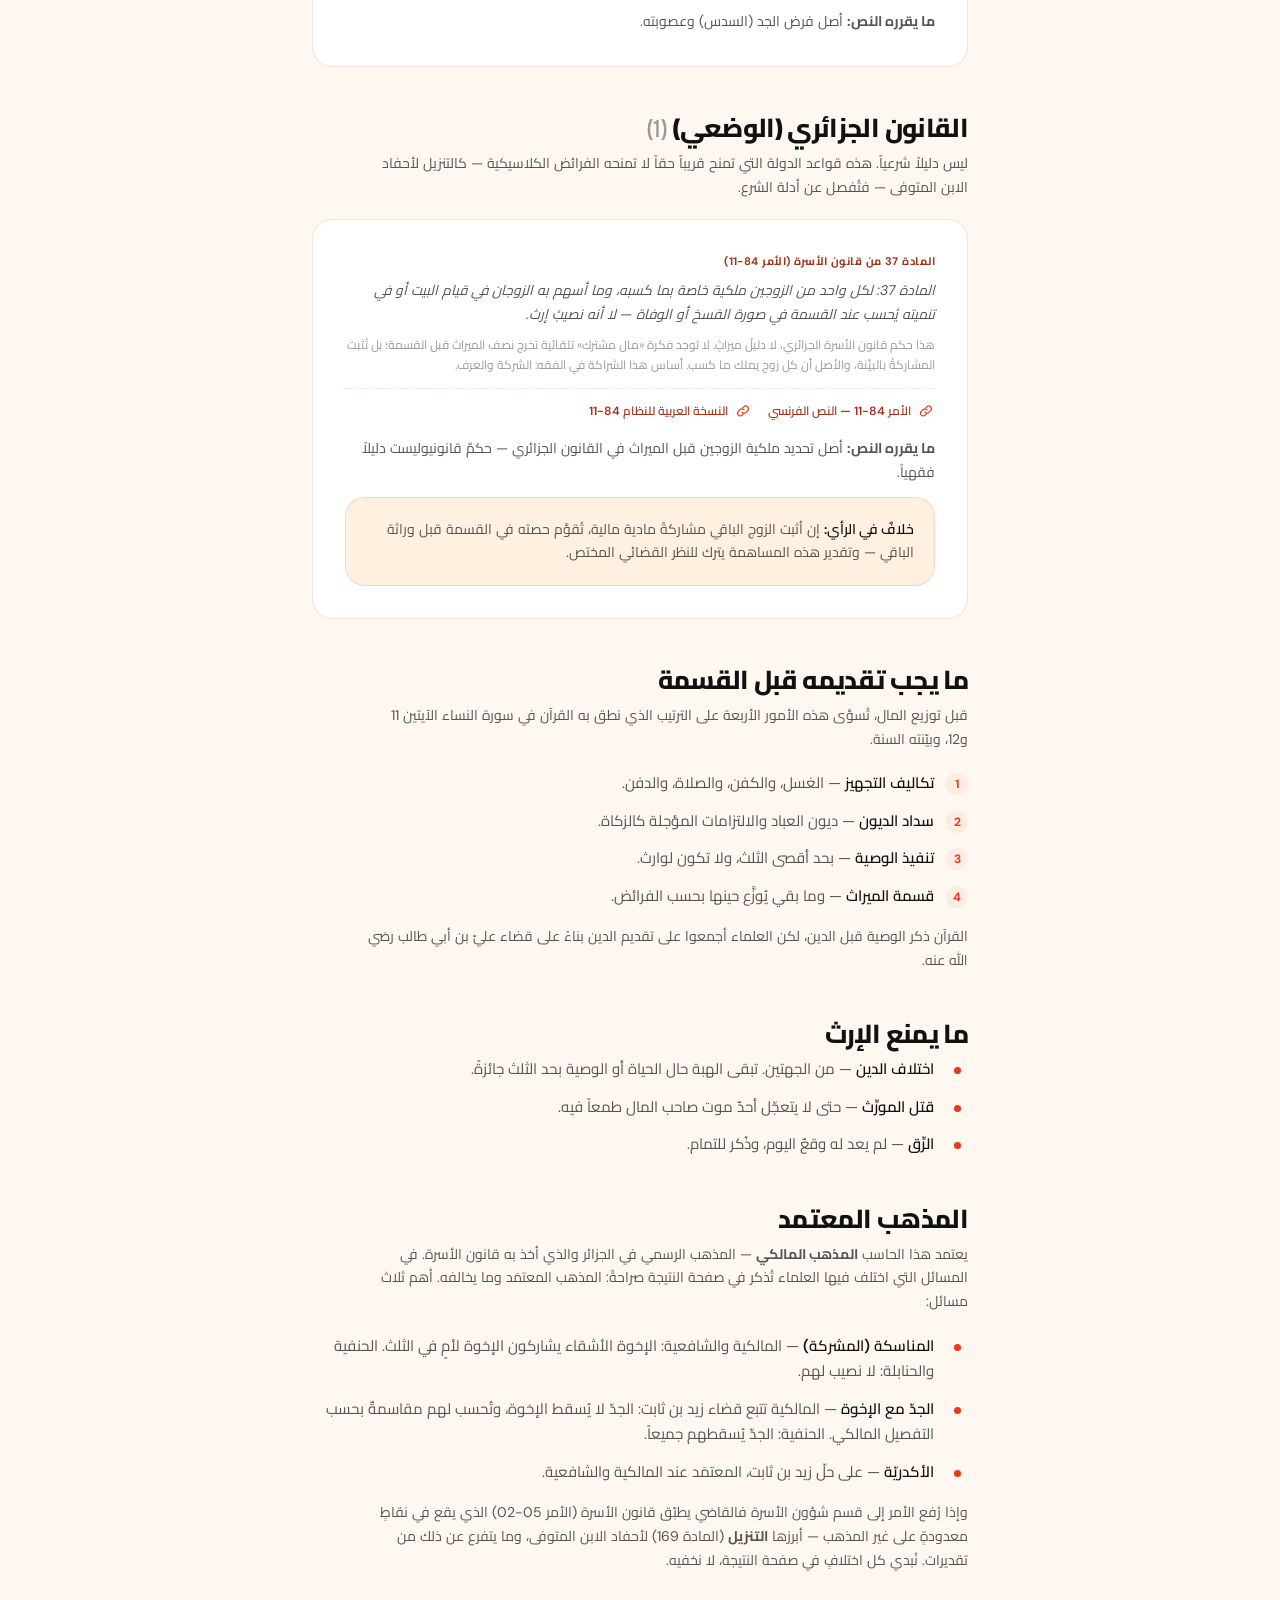
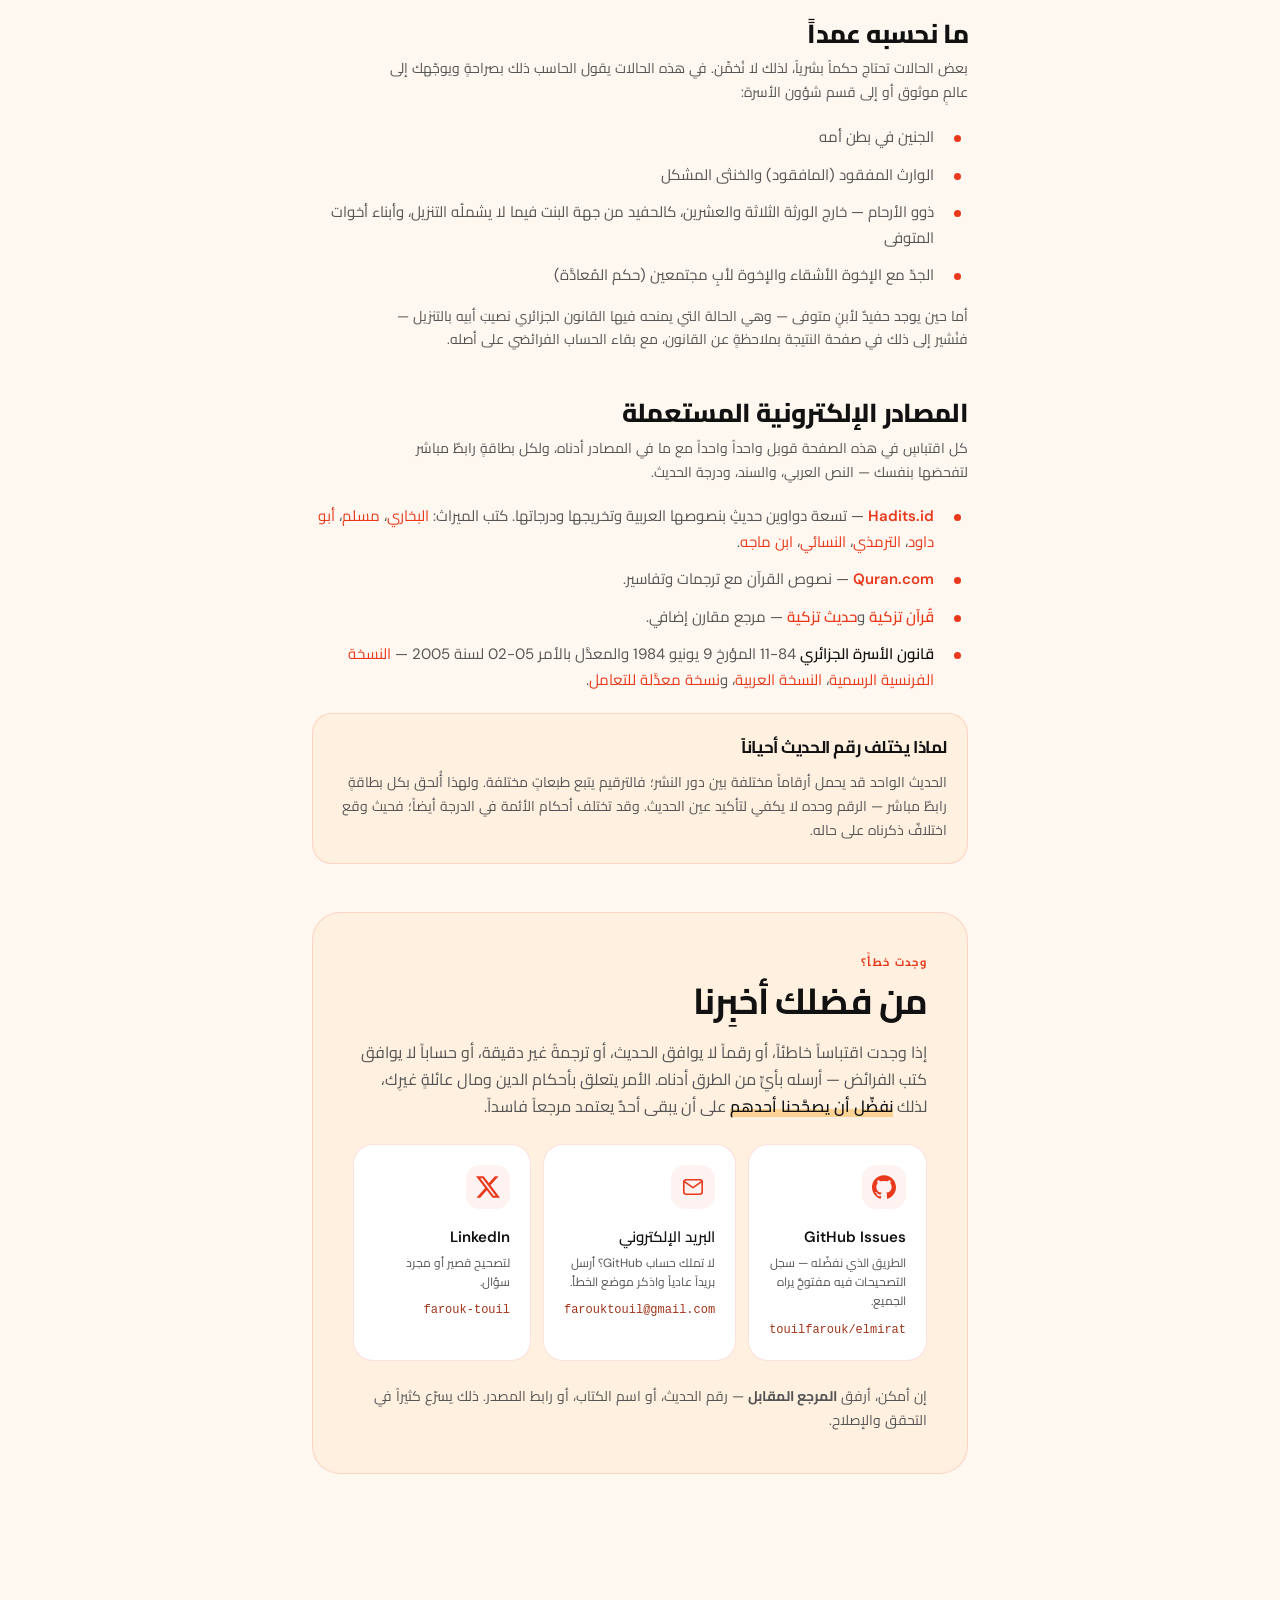
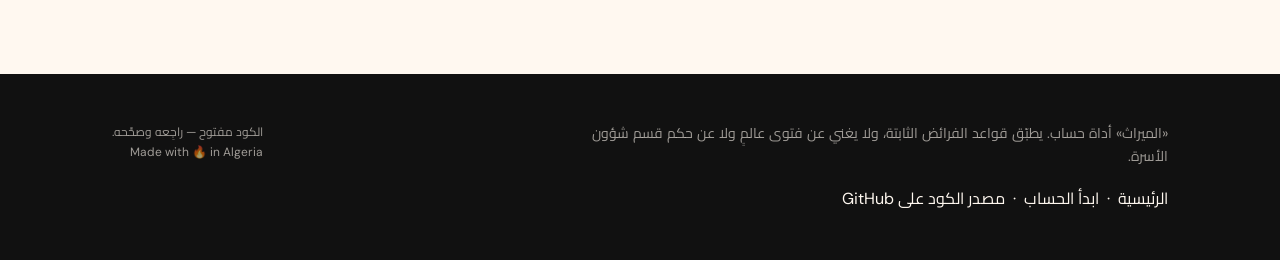
<file: rujukan.html>
<!DOCTYPE html>
<html lang="ar" dir="rtl">
<head>
<meta charset="utf-8">
<meta name="viewport" content="width=device-width, initial-scale=1">
<title>المراجع — أدلة الميراث من القرآن والسنة | الميراث by Touil</title>
<meta name="description" content="قائمة كاملة بآيات القرآن والأحاديث الصحيحة وقضاء الصحابة التي تقوم عليها كل قاعدة في حاسب الميراث هذا.">
<meta name="theme-color" content="#FFF8F0">
<link rel="icon" href="assets/mark-color.svg">
<link rel="preconnect" href="https://fonts.googleapis.com">
<link rel="preconnect" href="https://fonts.gstatic.com" crossorigin>
<link rel="stylesheet" href="https://fonts.googleapis.com/css2?family=Bricolage+Grotesque:opsz,wght@12..96,700;12..96,800&family=DM+Sans:wght@300;400;500;600;700&family=Cairo:wght@400;600;700;800&family=Amiri:wght@400;700&display=swap">
<link rel="stylesheet" href="css/tokens.css?v=25">
<link rel="stylesheet" href="css/base.css?v=25">
<link rel="stylesheet" href="css/app.css?v=25">
<link rel="stylesheet" href="css/rtl.css?v=25">
<link rel="stylesheet" href="css/print.css?v=25" media="print">
</head>
<body>
<noscript>
  <div class="wrap" style="padding-top: var(--space-10); text-align: center">
    <p class="flav-body"><strong>هذه الصفحة تحتاج تفعيل JavaScript.</strong><br>
    أمّا كل الحسابات فتبقى في متصفحك، ولا تُرسل أي بيانات.</p>
  </div>
</noscript>
<a class="skip-link" href="#utama">الانتقال إلى المحتوى</a>

<script src="js/sprite.js?v=25"></script>

<nav class="nav">
  <div class="wrap nav-inner">
    <a class="nav-brand" href="index.html">
      <img src="assets/mark-color.svg" alt="">
      <span class="nav-brand-teks">
        <span class="nav-brand-nama">الميراث</span>
        <span class="nav-brand-sub">by Touil</span>
      </span>
    </a>

    <button class="nav-toggle" type="button" id="nav-toggle"
            aria-expanded="false" aria-controls="nav-menu" aria-label="افتح القائمة">
      <span class="nav-toggle-garis"></span>
    </button>

    <div class="nav-menu" id="nav-menu">
      <a href="index.html">الرئيسية</a>
      <a href="hitung.html">احسب</a>
      <a href="rujukan.html">المراجع</a>
      <a class="btn btn-dark btn-sm" href="hitung.html">ابدأ الحساب</a>
    </div>
  </div>
</nav>

<main id="utama">
  <section class="section" style="padding-bottom: var(--space-8)">
    <div class="wrap wrap-narrow">
      <span class="overline">ملحق — مصادر المراجع</span>
      <h1 class="flav-display-l">من أين جاءت هذه الأرقام</h1>
      <p class="flav-body-lead" style="margin-top: var(--space-5)">
        كل قاعدةٍ يعتمدها هذا الحاسب يمكن تتبُّعُها في هذه الصفحة إلى آيةٍ أو
        حديثٍ أو قضاء صحابة. لم نضِف قاعدةً واحدةً من عندنا — قسمةُ الميراث في
        الإسلام تامةٌ ومقفلةٌ منذ نزولها.
      </p>
      <p class="flav-body" style="margin-top: var(--space-4)">
        أمرٌ واحد ليس من الفرائض نعيدُه في آخر الصفحة: <strong>التنزيل</strong>
        (المواد 169 - 172 من قانون الأسرة) — وصيةٌ واجبةٌ لأحفاد الابن المتوفى.
        إنها قاعدةٌ من قوانين الدولة تمنح قريباً حقاً لا تمنحه له الفرائض
        الكلاسيكية، شبيهةً بالوصية الواجبة في بعض البلدان. نفصلها عن الأدلة
        الشرعية حتى لا تُخلط بسواها.
      </p>
      <p class="flav-body" style="margin-top: var(--space-4)">
        قوانين الدولة لا نعرضها ههنا إلا إذا كانت قواعدَ <strong>للمسلمين
        أنفسهم</strong>: قانون الأسرة الجزائري 84-11 (المعدَّل بالأمر 05-02)
        الذي يتولى تنفيذه قسم شؤون الأسرة في المحاكم. أما قانون المعاملات
        والأحوال الشخصية العام فلا صلة له بهذا الحاسب.
      </p>

      <div class="pita pita-peringatan" style="margin-top: var(--space-8); align-items: flex-start">
        <svg class="ic" aria-hidden="true"><use href="#i-waspada"></use></svg>
        <span>
          <strong>لا تجعل هذه الصفحة مصدرك الوحيد.</strong> جمعنا هذه المراجع
          بأقصى جهد، لكننا ليست هيئةَ إفتاء. قبل قسمة المال الحقيقي، تحقق من
          النتيجة ووثِّقها لدى عالمٍ موثوق أو لدى قسم شؤون الأسرة. لفحص النص
          العربي وتخريج الأحاديث ارجع إلى المصحف ودواوين الحديث المطبوعة، أو
          اسأل أهل الاختصاص مباشرة.
        </span>
      </div>
    </div>
  </section>

  <section class="section" style="padding-top: 0">
    <div class="wrap wrap-narrow">
      <div id="daftar-rujukan"></div>

      <div class="blok" style="margin-top: var(--space-12)">
        <h2 class="blok-judul">ما يجب تقديمه قبل القسمة</h2>
        <p class="blok-ket">قبل توزيع المال، تُسوَّى هذه الأمور الأربعة على
          الترتيب الذي نطق به القرآن في سورة النساء الآيتين 11 و12، وبيّنته
          السنة.</p>
        <ol class="urutan">
          <li><strong>تكاليف التجهيز</strong> — الغسل، والكفن، والصلاة،
            والدفن.</li>
          <li><strong>سداد الديون</strong> — ديون العباد والالتزامات المؤجلة
            كالزكاة.</li>
          <li><strong>تنفيذ الوصية</strong> — بحد أقصى الثلث، ولا تكون
            لوارث.</li>
          <li><strong>قسمة الميراث</strong> — وما بقي يُوزَّع حينها
            بحسب الفرائض.</li>
        </ol>
        <p class="blok-ket" style="margin-top: var(--space-4)">القرآن ذكر الوصية
          قبل الدين، لكن العلماء أجمعوا على تقديم الدين بناءً على قضاء عليّ بن
          أبي طالب رضي الله عنه.</p>
      </div>

      <div class="blok">
        <h2 class="blok-judul">ما يمنع الإرث</h2>
        <ul class="urutan urutan-titik">
          <li><strong>اختلاف الدين</strong> — من الجهتين. تبقى الهبة حال الحياة
            أو الوصية بحد الثلث جائزةً.</li>
          <li><strong>قتل المورِّث</strong> — حتى لا يتعجّل أحدٌ موت صاحب
            المال طمعاً فيه.</li>
          <li><strong>الرِّق</strong> — لم يعد له وقعٌ اليوم، وذُكر للتمام.</li>
        </ul>
      </div>

      <div class="blok">
        <h2 class="blok-judul">المذهب المعتمد</h2>
        <p class="blok-ket">يعتمد هذا الحاسب <strong>المذهب المالكي</strong>
          — المذهب الرسمي في الجزائر والذي أخذ به قانون الأسرة. في المسائل
          التي اختلف فيها العلماء تُذكر في صفحة النتيجة صراحةً: المذهب
          المعتمَد وما يخالفه. أهم ثلاث مسائل:</p>
        <ul class="urutan urutan-titik">
          <li><strong>المناسكة (المشركة)</strong> — المالكية والشافعية: الإخوة
            الأشقاء يشاركون الإخوة لأمٍ في الثلث. الحنفية والحنابلة: لا نصيب
            لهم.</li>
          <li><strong>الجدّ مع الإخوة</strong> — المالكية تتبع قضاء زيد بن
            ثابت: الجدّ لا يُسقط الإخوة، وتُحسب لهم مقاسمةٌ بحسب التفصيل
            المالكي. الحنفية: الجدّ يُسقطهم جميعاً.</li>
          <li><strong>الأكدريّة</strong> — على حلّ زيد بن ثابت، المعتمَد عند
            المالكية والشافعية.</li>
        </ul>
        <p class="blok-ket" style="margin-top: var(--space-4)">وإذا رُفع الأمر
          إلى قسم شؤون الأسرة فالقاضي يطبّق قانون الأسرة (الأمر 05-02) الذي
          يقع في نقاطٍ معدودةٍ على غير المذهب — أبرزها <strong>التنزيل</strong>
          (المادة 169) لأحفاد الابن المتوفى، وما يتفرع عن ذلك من تقديرات.
          نُبدي كل اختلافٍ في صفحة النتيجة، لا نخفيه.</p>
      </div>

      <div class="blok">
        <h2 class="blok-judul">ما نحسبه عمداً</h2>
        <p class="blok-ket">بعض الحالات تحتاج حكماً بشرياً، لذلك لا نُخمِّن.
          في هذه الحالات يقول الحاسب ذلك بصراحةٍ ويوجّهك إلى عالمٍ موثوق أو
          إلى قسم شؤون الأسرة:</p>
        <ul class="urutan urutan-titik">
          <li>الجنين في بطن أمه</li>
          <li>الوارث المفقود (المافقود) والخنثى المشكل</li>
          <li>ذوو الأرحام — خارج الورثة الثلاثة والعشرين، كالحفيد من جهة
            البنت فيما لا يشملُه التنزيل، وأبناء أخوات المتوفى</li>
          <li>الجدّ مع الإخوة الأشقاء والإخوة لأبٍ مجتمعين (حكم المُعادَّة)</li>
        </ul>
        <p class="blok-ket" style="margin-top: var(--space-4)">أما حين يوجد
          حفيدٌ لأبنٍ متوفى — وهي الحالة التي يمنحه فيها القانون الجزائري
          نصيبَ أبيه بالتنزيل — فنُشير إلى ذلك في صفحة النتيجة بملاحظةٍ عن
          القانون، مع بقاء الحساب الفرائضي على أصله.</p>
      </div>

      <div class="blok">
        <h2 class="blok-judul">المصادر الإلكترونية المستعملة</h2>
        <p class="blok-ket">كل اقتباسٍ في هذه الصفحة قوبل واحداً واحداً مع ما
          في المصادر أدناه، ولكل بطاقةٍ رابطٌ مباشر لتفحصَها بنفسك — النص
          العربي، والسند، ودرجة الحديث.</p>
        <ul class="urutan urutan-titik">
          <li><strong><a href="https://www.hadits.id" target="_blank" rel="noopener noreferrer">Hadits.id</a></strong>
            — تسعة دواوين حديثٍ بنصوصها العربية وتخريجها ودرجاتها. كتب
            الميراث: <a href="https://www.hadits.id/hadits/bukhari/kitab/85" target="_blank" rel="noopener noreferrer">البخاري</a>،
            <a href="https://www.hadits.id/hadits/muslim/kitab/23" target="_blank" rel="noopener noreferrer">مسلم</a>،
            <a href="https://www.hadits.id/hadits/abudawud/kitab/19" target="_blank" rel="noopener noreferrer">أبو داود</a>،
            <a href="https://www.hadits.id/hadits/tirmidzi/kitab/29" target="_blank" rel="noopener noreferrer">الترمذي</a>،
            <a href="https://www.hadits.id/hadits/nasai/kitab/30" target="_blank" rel="noopener noreferrer">النسائي</a>،
            <a href="https://www.hadits.id/hadits/ibnmajah/kitab/23" target="_blank" rel="noopener noreferrer">ابن ماجه</a>.</li>
          <li><strong><a href="https://quran.com/4" target="_blank" rel="noopener noreferrer">Quran.com</a></strong>
            — نصوص القرآن مع ترجمات وتفاسير.</li>
          <li><strong><a href="https://quran.tazkia.ac.id/" target="_blank" rel="noopener noreferrer">قُرآن تزكية</a></strong>
            و<strong><a href="https://hadits.tazkia.ac.id/search/hadits?q=waris" target="_blank" rel="noopener noreferrer">حديث تزكية</a></strong>
            — مرجع مقارن إضافي.</li>
          <li><strong>قانون الأسرة الجزائري</strong> 84-11 المؤرخ 9 يونيو 1984
            والمعدَّل بالأمر 05-02 لسنة 2005 —
            <a href="https://consulat-strasbourg-algerie.fr/wp-content/uploads/2022/08/Loi-n%C2%B0-84-11-du-09-juin-84-code-de-la-famille.pdf" target="_blank" rel="noopener noreferrer">النسخة الفرنسية الرسمية</a>،
            <a href="https://learningpartnership.org/sites/default/files/resources/pdfs/Algeria-Family-Code-2007-Arabic.pdf" target="_blank" rel="noopener noreferrer">النسخة العربية</a>،
            و<a href="https://notaire-touati.com/wp-content/uploads/2025/06/قانون-الأسرة.pdf" target="_blank" rel="noopener noreferrer">نسخة معدَّلة للتعامل</a>.</li>
        </ul>
        <div class="note" style="margin-top: var(--space-5)">
          <div class="note-title">لماذا يختلف رقم الحديث أحياناً</div>
          الحديث الواحد قد يحمل أرقاماً مختلفة بين دور النشر؛ فالترقيم يتبع
          طبعاتٍ مختلفة. ولهذا أُلحق بكل بطاقةٍ رابطٌ مباشر — الرقم وحده لا
          يكفي لتأكيد عين الحديث. وقد تختلف أحكام الأئمة في الدرجة أيضاً؛ فحيث
          وقع اختلافٌ ذكرناه على حاله.
        </div>
      </div>

      <div class="koreksi" style="margin-bottom: var(--space-10)">
        <span class="overline">وجدت خطأً؟</span>
        <h2 class="flav-heading-l">من فضلك أخبِرنا</h2>
        <p class="flav-body" style="margin-top: var(--space-4)">
          إذا وجدت اقتباساً خاطئاً، أو رقماً لا يوافق الحديث، أو ترجمةً غير
          دقيقة، أو حساباً لا يوافق كتب الفرائض — أرسله بأيٍّ من الطرق أدناه.
          الأمر يتعلق بأحكام الدين ومال عائلةٍ غيرِك، لذلك
          <span class="sorot">نفضِّل أن يصحَّحنا أحدهم</span> على أن يبقى
          أحدٌ يعتمد مرجعاً فاسداً.
        </p>

        <div class="koreksi-jalur">
          <a class="koreksi-kartu" href="https://github.com/touilfarouk/elmirat/issues/new"
             target="_blank" rel="noopener noreferrer">
            <span class="koreksi-ikon">
              <svg class="ic ic-isi" aria-hidden="true"><use href="#i-github"></use></svg>
            </span>
            <span>
              <strong>GitHub Issues</strong>
              <span class="koreksi-ket">الطريق الذي نفضّله — سجل التصحيحات فيه
                مفتوحٌ يراه الجميع.</span>
              <span class="koreksi-alamat">touilfarouk/elmirat</span>
            </span>
          </a>

          <a class="koreksi-kartu" href="mailto:farouktouil@gmail.com?subject=Koreksi%20rujukan%20El%20Miraath">
            <span class="koreksi-ikon">
              <svg class="ic" aria-hidden="true"><use href="#i-surel"></use></svg>
            </span>
            <span>
              <strong>البريد الإلكتروني</strong>
              <span class="koreksi-ket">لا تملك حساب GitHub؟ أرسل بريداً
                عادياً واذكر موضع الخطأ.</span>
              <span class="koreksi-alamat">farouktouil@gmail.com</span>
            </span>
          </a>

          <a class="koreksi-kartu" href="https://www.linkedin.com/in/farouk-touil-02778592/"
             target="_blank" rel="noopener noreferrer">
            <span class="koreksi-ikon">
              <svg class="ic ic-isi" aria-hidden="true"><use href="#i-x"></use></svg>
            </span>
            <span>
              <strong>LinkedIn</strong>
              <span class="koreksi-ket">لتصحيح قصير أو مجرد سؤال.</span>
              <span class="koreksi-alamat">farouk-touil</span>
            </span>
          </a>
        </div>

        <p class="flav-body-sm" style="margin-top: var(--space-6)">
          إن أمكن، أرفق <strong>المرجع المقابل</strong> — رقم الحديث، أو اسم
          الكتاب، أو رابط المصدر. ذلك يسرّع كثيراً في التحقق والإصلاح.
        </p>
      </div>
    </div>
  </section>
</main>

<footer class="footer">
  <div class="wrap footer-inner">
    <div>
      <p class="footer-note">
        «الميراث» أداة حساب. يطبّق قواعد الفرائض الثابتة، ولا يغني عن فتوى
        عالمٍ ولا عن حكم قسم شؤون الأسرة.
      </p>
      <p style="margin-top: var(--space-4)">
        <a href="index.html">الرئيسية</a> &nbsp;·&nbsp;
        <a href="hitung.html">ابدأ الحساب</a> &nbsp;·&nbsp;
        <a href="https://github.com/touilfarouk/elmirat" target="_blank" rel="noopener noreferrer">مصدر الكود على GitHub</a>
      </p>
    </div>
    <div class="footer-made">
        الكود مفتوح — راجِعه وصحِّحه.<br>
        Made with 🔥 in Algeria
      </div>
  </div>
</footer>

<script src="js/dalil.js?v=25"></script>
<script>
(function () {
  'use strict';

  var JUDUL = {
    quran:  { judul: 'القرآن الكريم', ket: 'سورة النساء: الآيات 7 و11 و12 و176 تثبت معظم الأنصبة المقررة في الميراث. والآيتان 13–14 تختمانها بحدودٍ لا يجوز تجاوزها.' },
    hadits: { judul: 'الحديث النبوي', ket: 'يبيّن ويكمِّل ما لم تكتفِ به الآيات — كنصيب الجدة، ومن له باقي المال بعد أصحاب الفروض.' },
    atsar:  { judul: 'قضاء الصحابة', ket: 'للحالات المعقدة التي لم تُذكر مباشرة، قضى فيها الصحابة وأصبح قضاؤهم عمدةً عند المذاهب.' },
    ijma:   { judul: 'إجماع العلماء', ket: 'ما اتفق عليه سائر المذاهب استناداً إلى عموم آيات الميراث.' },
    hukum:  { judul: 'القانون الجزائري (الوضعي)', ket: 'ليس دليلاً شرعياً. هذه قواعد الدولة التي تمنح قريباً حقاً لا تمنحه الفرائض الكلاسيكية — كالتنزيل لأحفاد الابن المتوفى — فتُفصل عن أدلة الشرع.' }
  };

  // القوانين الوضعية توضع أخيراً، منفصلة عن أدلة الشرع، حتى لا يظن
  // القارئ أن هذه القواعد مأخوذة من آية أو حديث في الميراث.
  var URUT = ['quran', 'hadits', 'atsar', 'ijma', 'hukum'];

  /* روابط الفحص الذاتي. رقم الحديث قد يختلف بين الناشرين، لذلك يلزم أن
     يفتح القارئ المصدر مباشرة — لا أن يُعطى رقماً فقط. */
  function tautanDalil(d) {
    var semua = (d.tautan ? [d.tautan] : []).concat(d.tautanLain || []);
    if (!semua.length) return '';
    return '<div class="dalil-tautan">' + semua.map(function (t) {
      return '<a href="' + t.url + '" target="_blank" rel="noopener noreferrer">' +
        '<svg class="ic ic-sm" aria-hidden="true"><use href="#i-tautan"></use></svg>' +
        t.label + '</a>';
    }).join('') + '</div>';
  }
  var data = window.Dalil.DATA;

  var html = URUT.map(function (jenis) {
    var isi = Object.keys(data).filter(function (id) { return data[id].jenis === jenis; });
    if (!isi.length) return '';

    return '<div class="blok"><h2 class="blok-judul">' + JUDUL[jenis].judul +
      ' <span class="dim" style="font-weight:400">(' + isi.length + ')</span></h2>' +
      '<p class="blok-ket">' + JUDUL[jenis].ket + '</p>' +
      isi.map(function (id) {
        var d = data[id];
        return '<div class="card" id="' + id + '" style="margin-bottom:var(--space-3)">' +
          '<div class="dalil-rujukan">' + d.rujukan + '</div>' +
          '<div class="dalil-penuh">' +
          (d.arab ? '<div class="dalil-arab" lang="ar" dir="rtl">' + d.arab + '</div>' : '') +
          '<div class="dalil-terjemah">' + d.terjemah + '</div>' +
          '</div>' +
          (d.sumber ? '<div class="dalil-sumber">' + d.sumber + '</div>' : '') +
          tautanDalil(d) +
          (d.ringkas ? '<p class="flav-body-sm" style="margin-top:var(--space-4)"><strong>ما يقرره النص:</strong> ' +
            d.ringkas + '</p>' : '') +
          (d.detail ? '<p class="flav-body-sm" style="margin-top:var(--space-2)">' + d.detail + '</p>' : '') +
          /* آية الميراث الواحدة تحمل عدة أحكام في وقت واحد. تُفصَّل هذه
             الأحكام أدناه ليعرف القارئ أيَّ عبارةٍ تخص أيَّ وارثٍ في صفحة
             النتيجة. */
          /* الآية أعلاه تظهر كاملةً. يكفي هنا تعداد الأحكام الموجودة فيها
             دون اقتطاع النص العربي — فترجمة كل عبارة قد وردت في الآية
             الكاملة. */
          (d.potongan
            ? '<div class="klausa-daftar"><div class="klausa-judul">أحكام داخل هذه الآية</div>' +
              Object.keys(d.potongan).map(function (kk) {
                return '<div class="klausa"><div class="klausa-ket">' +
                  d.potongan[kk].ket + '</div>' +
                  '<div class="dalil-terjemah">' +
                  ((d.segmen || []).filter(function (s) { return s.id === kk; })[0] || {}).arti +
                  '</div></div>';
              }).join('') + '</div>'
            : '') +
          (d.khilafiyah ? '<div class="note" style="margin-top:var(--space-3)"><strong>خلافٌ في الرأي:</strong> ' +
            d.khilafiyah + '</div>' : '') +
          '</div>';
      }).join('') + '</div>';
  }).join('');

  document.getElementById('daftar-rujukan').innerHTML = html;
})();
</script>
<script src="js/ui-nav.js?v=25"></script>
</body>
</html>
</file>
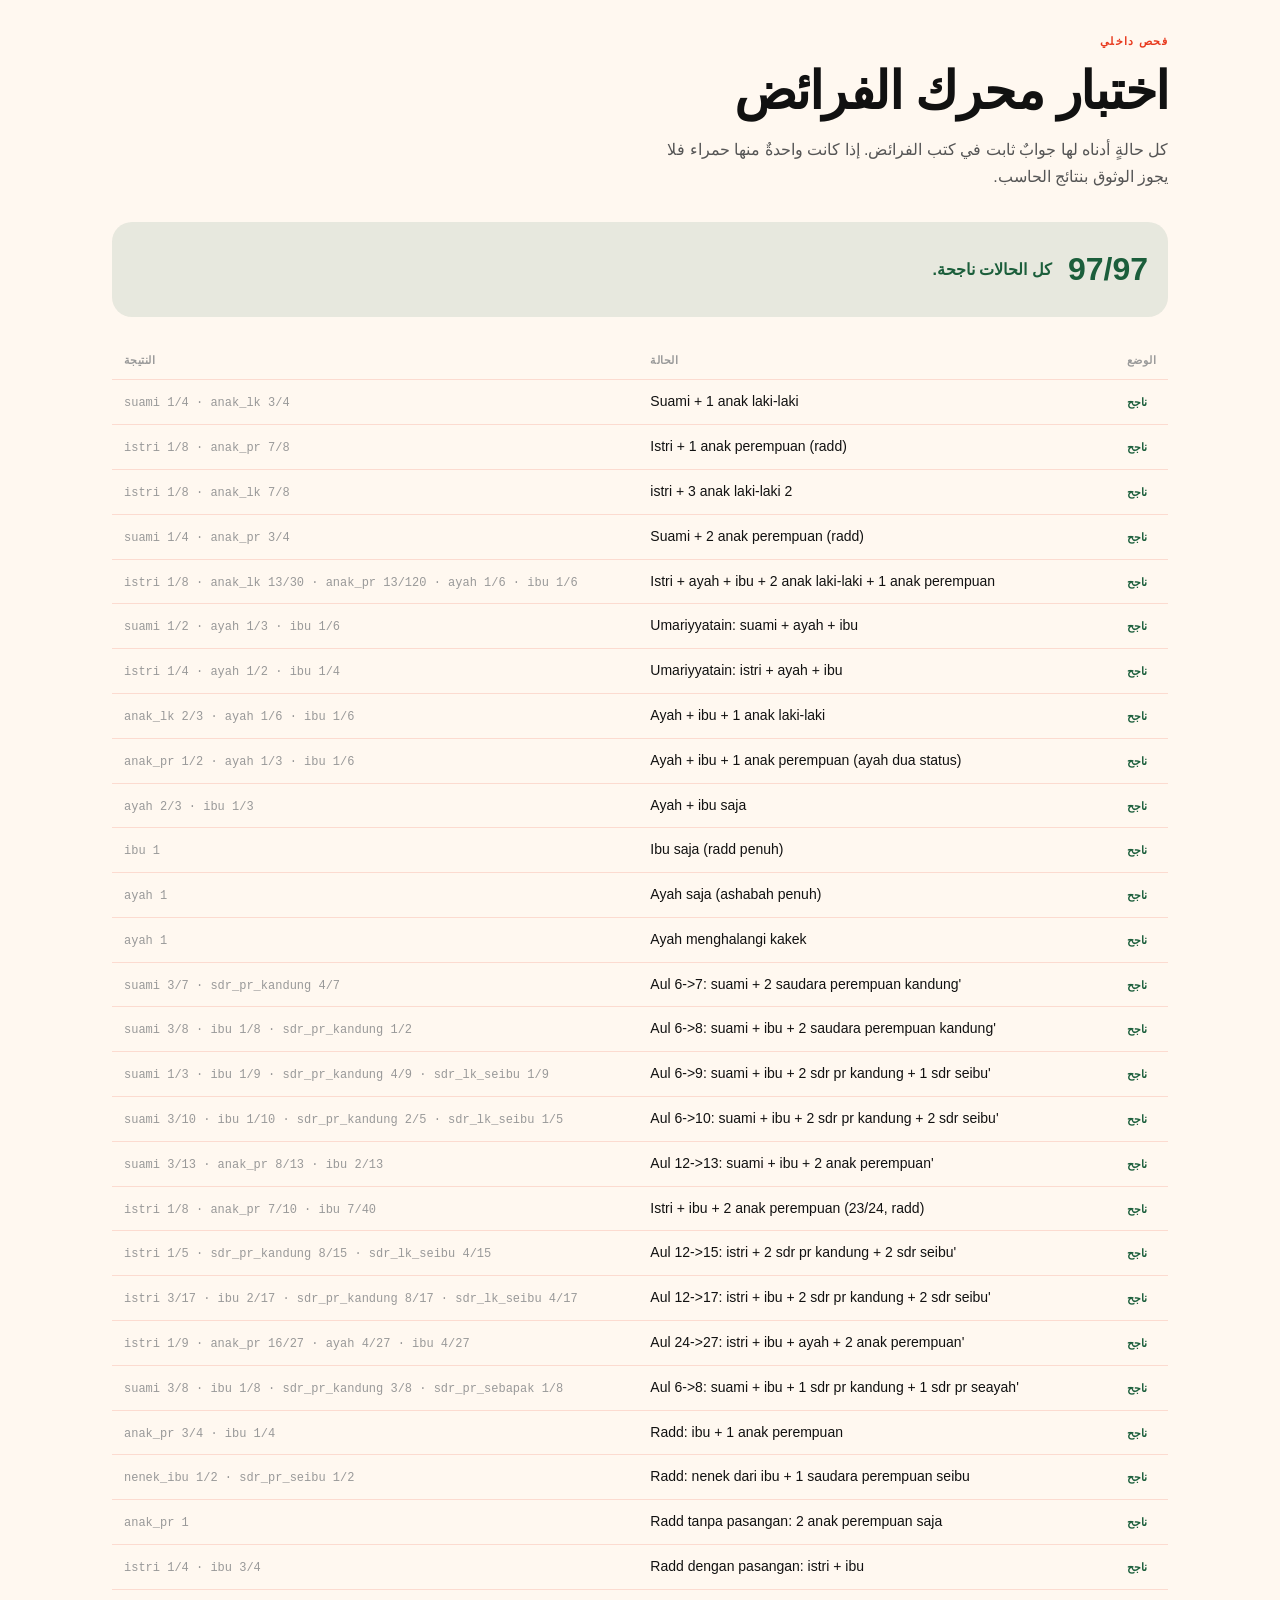
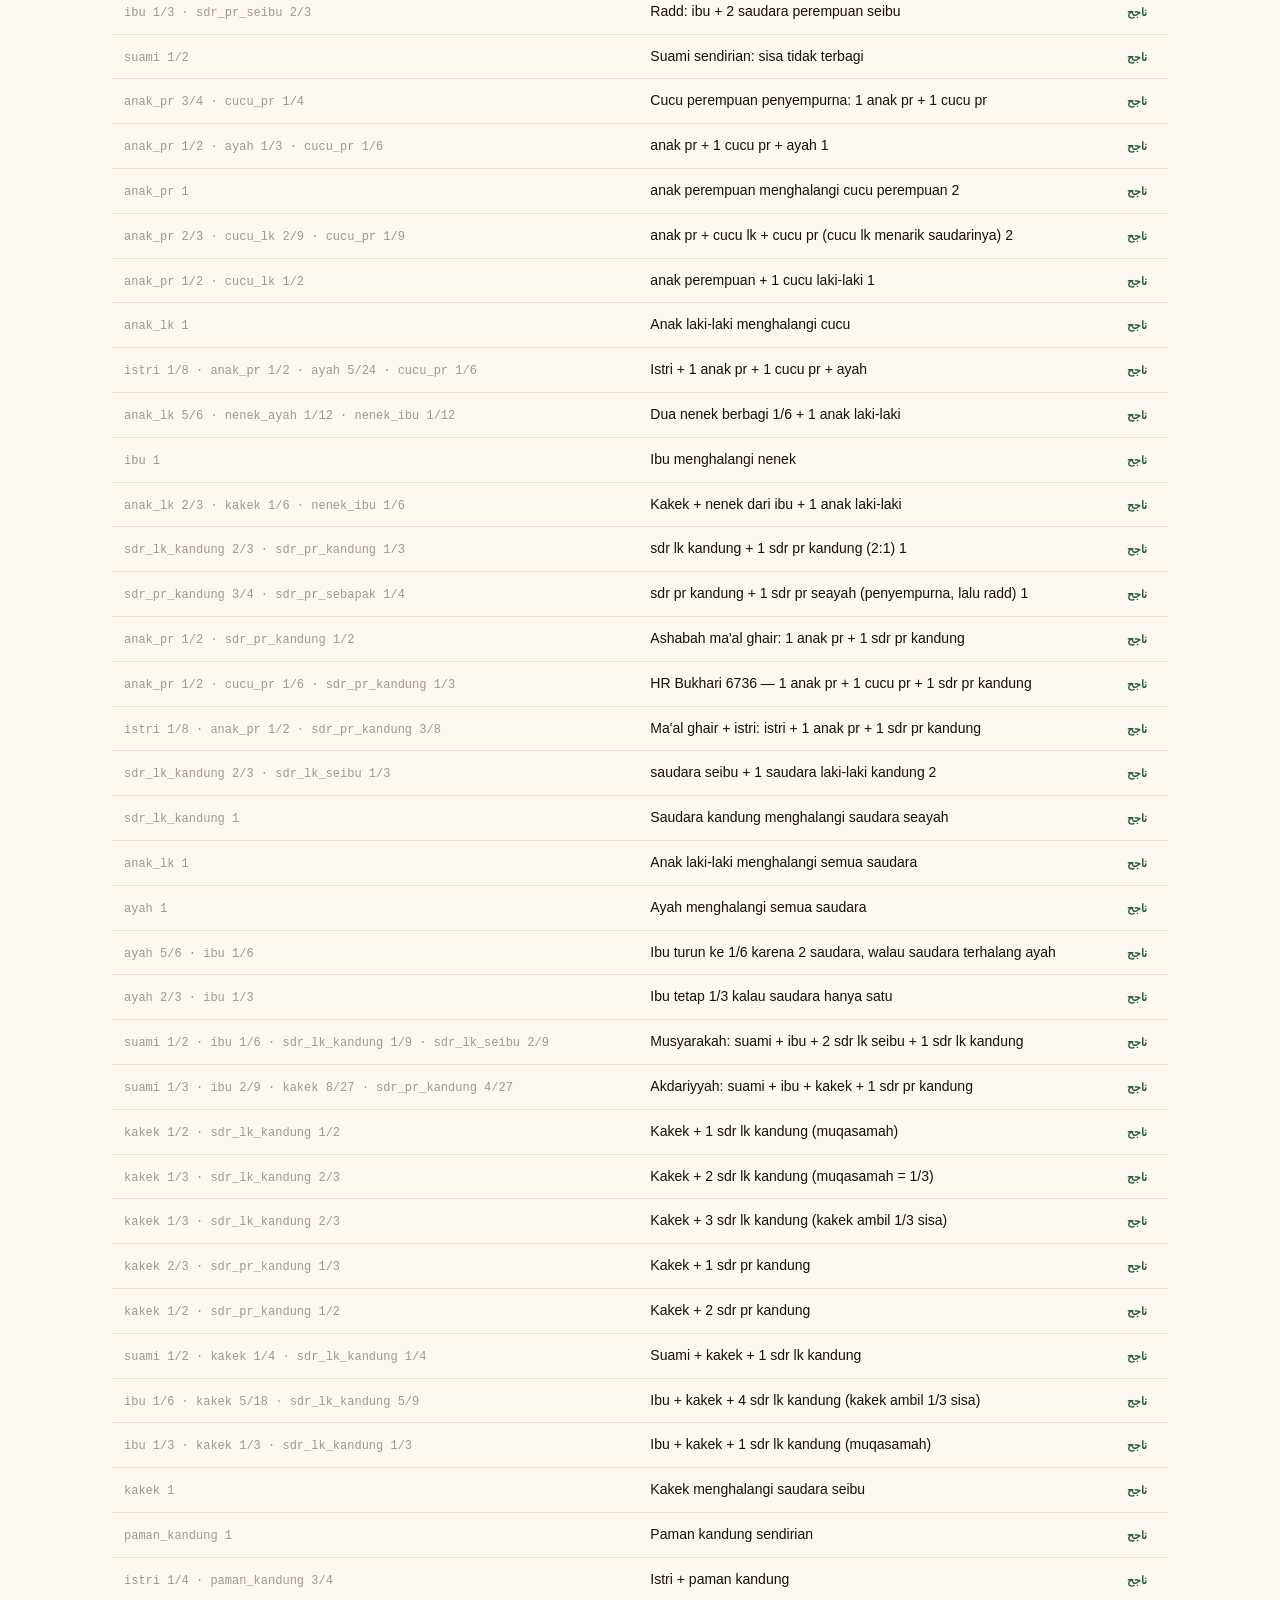
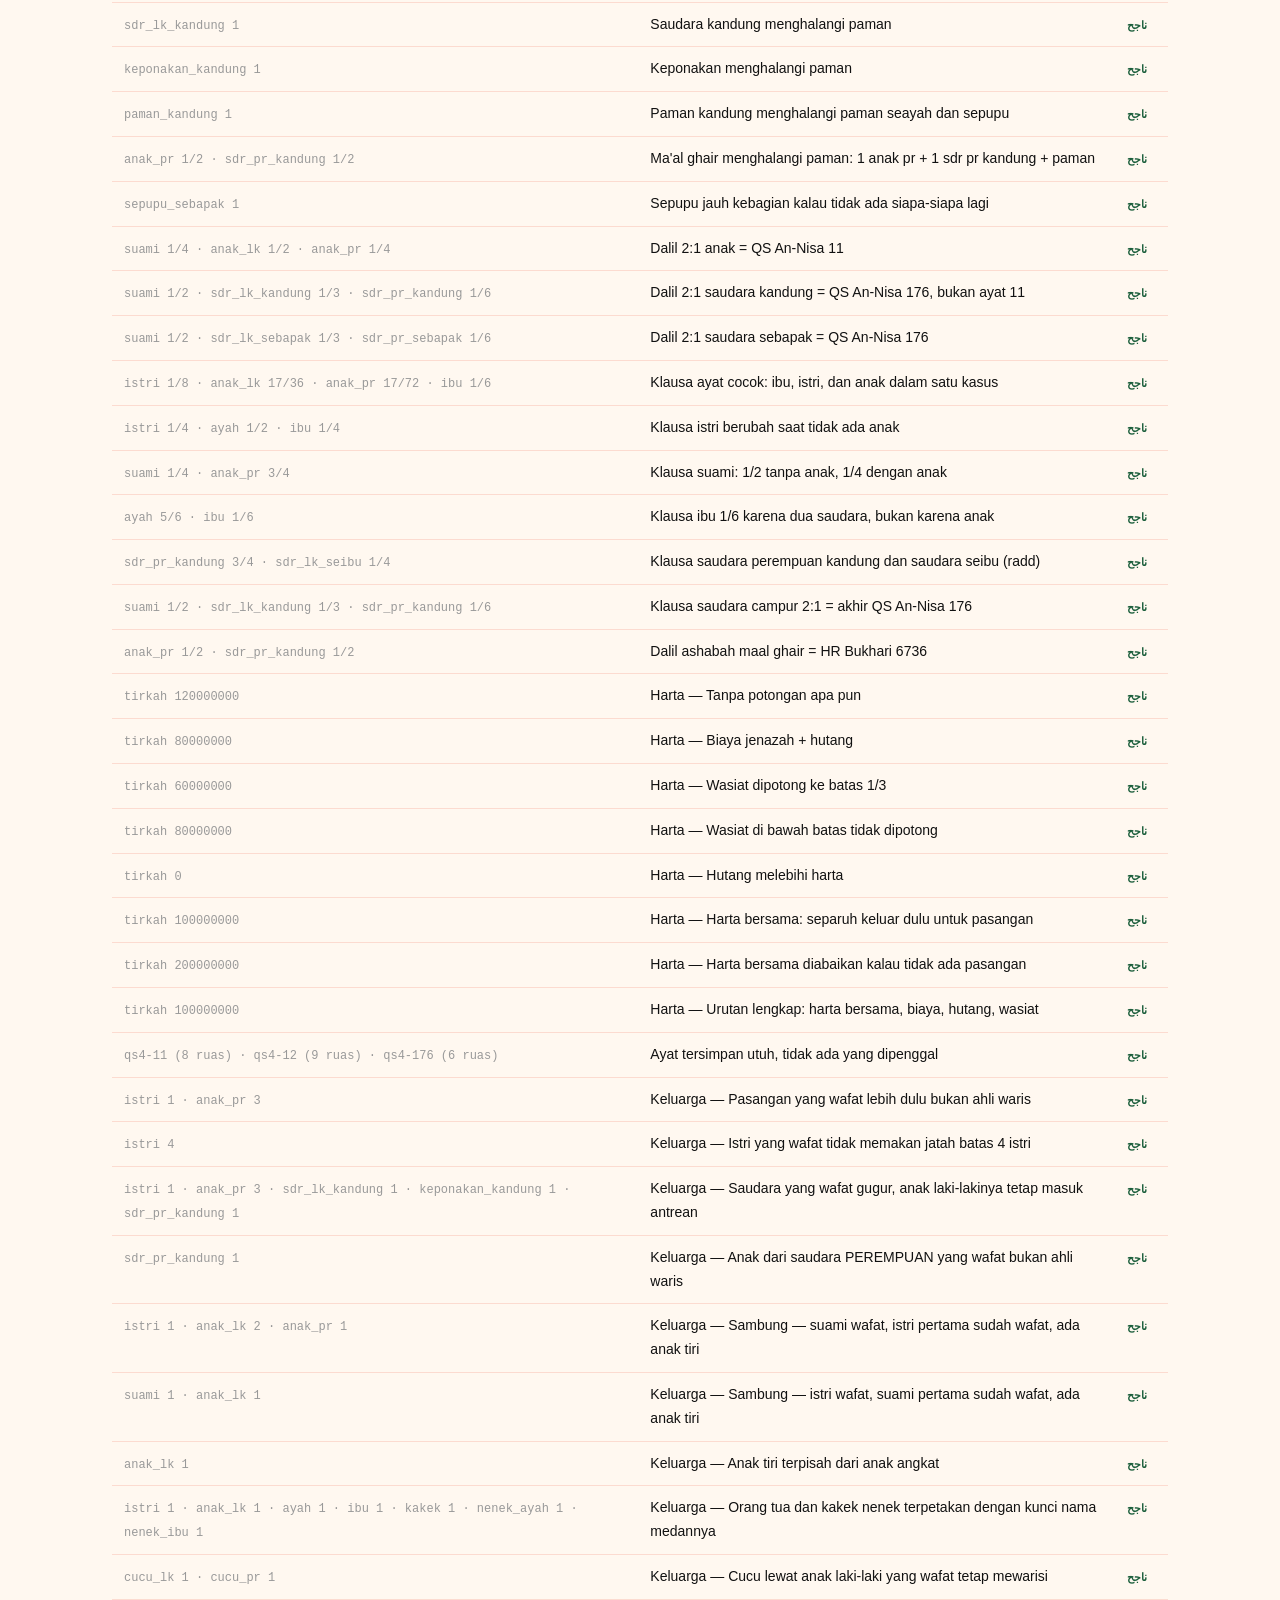
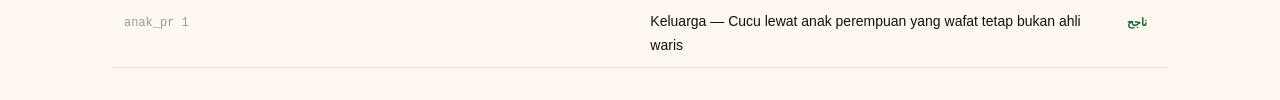
<file: tests.html>
<!DOCTYPE html>
<html lang="ar" dir="rtl">
<head>
<meta charset="utf-8">
<meta name="viewport" content="width=device-width, initial-scale=1">
<meta name="robots" content="noindex">
<title>اختبار محرك الفرائض — الميراث</title>
<link rel="icon" href="assets/mark-color.svg">
<link rel="stylesheet" href="css/tokens.css?v=25">
<link rel="stylesheet" href="css/base.css?v=25">
<style>
  body { padding: var(--space-8) var(--space-5); }
  .ringkas {
    display: flex; align-items: center; gap: var(--space-4);
    padding: var(--space-5); border-radius: var(--radius-card);
    margin-bottom: var(--space-6); font-weight: var(--fw-semibold);
  }
  .ringkas.ok { background: rgba(27,94,59,0.1); color: var(--color-green); }
  .ringkas.no { background: rgba(232,57,29,0.1); color: var(--color-flame); }
  .angka { font-family: var(--font-display); font-size: 32px; font-weight: 800; }
  table { width: 100%; border-collapse: collapse; font-size: var(--text-body-xs); }
  th, td { text-align: left; padding: 10px 12px; border-bottom: 1px solid var(--border-default); vertical-align: top; }
  th { font-size: var(--text-micro); text-transform: uppercase; letter-spacing: var(--ls-wide); color: var(--fg3); }
  tr.gagal { background: rgba(232,57,29,0.05); }
  .tag { font-weight: 700; font-size: var(--text-micro); }
  .tag.ok { color: var(--color-green); }
  .tag.no { color: var(--color-flame); }
  .detail { color: var(--fg3); font-family: var(--font-mono); font-size: 12px; direction: ltr; text-align: left; }
  .err { color: var(--color-flame); display: block; }
  .tabel-wrap { overflow-x: auto; }
</style>
</head>
<body>
<noscript>
  <div class="wrap" style="padding-top: var(--space-10); text-align: center">
    <p class="flav-body"><strong>هذه الصفحة تحتاج تفعيل JavaScript.</strong></p>
  </div>
</noscript>
<div class="wrap">
  <span class="overline">فحص داخلي</span>
  <h1 class="flav-display-l">اختبار محرك الفرائض</h1>
  <p class="flav-body" style="margin: var(--space-4) 0 var(--space-8); max-width: 60ch;">
    كل حالةٍ أدناه لها جوابٌ ثابت في كتب الفرائض. إذا كانت واحدةٌ منها حمراء
    فلا يجوز الوثوق بنتائج الحاسب.
  </p>

  <div id="ringkas" class="ringkas"></div>
  <div class="tabel-wrap">
    <table>
      <thead><tr><th>الوضع</th><th>الحالة</th><th>النتيجة</th></tr></thead>
      <tbody id="isi"></tbody>
    </table>
  </div>
</div>

<script src="js/faraid/fraction.js?v=25"></script>
<script src="js/faraid/heirs.js?v=25"></script>
<script src="js/faraid/hijab.js?v=25"></script>
<script src="js/faraid/shares.js?v=25"></script>
<script src="js/faraid/ashabah.js?v=25"></script>
<script src="js/faraid/special.js?v=25"></script>
<script src="js/faraid/estate.js?v=25"></script>
<script src="js/faraid/solve.js?v=25"></script>
<script src="js/dalil.js?v=25"></script>
<script src="js/keluarga.js?v=25"></script>
<script src="js/tests.js?v=25"></script>
<script>
(function () {
  var hasil = window.Tests.jalankan();
  var lulus = hasil.filter(function (h) { return h.lulus; }).length;
  var semua = hasil.length;

  var r = document.getElementById('ringkas');
  r.className = 'ringkas ' + (lulus === semua ? 'ok' : 'no');
  r.innerHTML = '<span class="angka">' + lulus + '/' + semua + '</span><span>' +
    (lulus === semua ? 'كل الحالات ناجحة.' : (semua - lulus) + ' حالة فاشلة — لا تستعمل النتائج.') +
    '</span>';

  document.getElementById('isi').innerHTML = hasil.map(function (h) {
    return '<tr class="' + (h.lulus ? '' : 'gagal') + '">' +
      '<td><span class="tag ' + (h.lulus ? 'ok">ناجح' : 'no">فاشل') + '</span></td>' +
      '<td>' + h.nama + '</td>' +
      '<td><span class="detail">' + (h.detail || '') + '</span>' +
      h.pesan.map(function (p) { return '<span class="err">' + p + '</span>'; }).join('') +
      '</td></tr>';
  }).join('');
})();
</script>
</body>
</html>
</file>
<file: css/tokens.css>
/*
 * Flavida Design System — Colors & Typography
 * v1.0 · 2026 · flavida.co
 *
 * Fonts: Bricolage Grotesque (display) + DM Sans (body).
 * Cairo is added as the Arabic UI font and Amiri for the Arabic Qur'an/hadith
 * naskh. Latin glyphs still fall back to the primary fonts first.
 * The <link rel="stylesheet"> to Google Fonts is kept in each HTML <head>.
 */

/* ═══════════════════════════════════════════════════
   BASE COLOR TOKENS
   Inspired by Delonix regia (Flame Tree) flower
   ═══════════════════════════════════════════════════ */
:root {

  /* Primary palette */
  --color-flame:      #E8391D;   /* Flame Red — CTAs, primary accent */
  --color-orange:     #F5760A;   /* Fire Orange — gradient mid, hover */
  --color-amber:      #F5A623;   /* Amber Gold — highlights, sparkles */

  /* Neutrals */
  --color-ember:      #A0341A;   /* Ember — wordmark ink on light bg (warm dark) */
  --color-charcoal:   #111111;   /* Deep Charcoal — text, dark sections, B&W print utility */
  --color-mid:        #555555;   /* Mid Grey — body text, secondary */
  --color-light:      #999999;   /* Light Grey — captions, placeholders */

  /* Warm backgrounds */
  --color-cream:      #FFF8F0;   /* Warm Cream — primary bg (60%) */
  --color-parchment:  #FFF0E0;   /* Parchment — secondary bg, cards */

  /* Accent */
  --color-green:      #1B5E3B;   /* Canopy Green — from Delonix leaves, accent only */

  /* Semantic surface tokens */
  --color-border:     rgba(232, 57, 29, 0.15);
  --color-border-hover: rgba(232, 57, 29, 0.3);
  --color-shadow:     rgba(232, 57, 29, 0.08);
  --color-shadow-hover: rgba(232, 57, 29, 0.2);
  --color-flame-tint-sm: rgba(232, 57, 29, 0.06);
  --color-flame-tint-md: rgba(232, 57, 29, 0.12);
  --color-flame-tint-lg: rgba(232, 57, 29, 0.2);


  /* ═══════════════════════════════════════════════════
     SEMANTIC COLOR ALIASES
     ═══════════════════════════════════════════════════ */

  /* Backgrounds */
  --bg-primary:       var(--color-cream);
  --bg-secondary:     var(--color-parchment);
  --bg-dark:          var(--color-charcoal);
  --bg-accent:        var(--color-flame);

  /* Foregrounds */
  --fg-logo:          var(--color-ember);     /* Wordmark / logo ink on light bg */
  --fg1:              var(--color-charcoal);  /* Primary text */
  --fg2:              var(--color-mid);       /* Secondary text */
  --fg3:              var(--color-light);     /* Tertiary text / captions */
  --fg-accent:        var(--color-flame);     /* Accent / links */
  --fg-on-dark:       #FFF8F0;               /* Text on dark backgrounds */
  --fg-on-dark-dim:   rgba(255, 248, 240, 0.6);

  /* Borders */
  --border-default:   var(--color-border);
  --border-hover:     var(--color-border-hover);

  /* Shadows */
  --shadow-card:      0 4px 32px var(--color-shadow);
  --shadow-card-hover: 0 8px 32px var(--color-shadow-hover);
  --shadow-btn:       0 8px 24px rgba(232, 57, 29, 0.3);
  --shadow-mascot:    drop-shadow(0 8px 24px rgba(232, 57, 29, 0.2));

  /* Interactive states */
  --color-focus:      var(--color-flame);
  --color-success:    #22C55E;
  --color-error:      #E8391D;


  /* ═══════════════════════════════════════════════════
     TYPOGRAPHY TOKENS
     ═══════════════════════════════════════════════════ */

  /* Font families */
  --font-display:   'Bricolage Grotesque', 'Cairo', 'Arial Black', sans-serif;
  --font-body:      'DM Sans', 'Cairo', 'Helvetica Neue', Arial, sans-serif;
  --font-mono:      'Courier New', Courier, monospace;

  /* Font weights */
  --fw-light:       300;
  --fw-regular:     400;
  --fw-medium:      500;
  --fw-semibold:    600;
  --fw-bold:        700;
  --fw-extrabold:   800;

  /* Type scale — fluid where appropriate */
  --text-display-xl: clamp(42px, 7vw, 84px);    /* Hero headline */
  --text-display-l:  clamp(32px, 4.5vw, 52px);  /* Section titles */
  --text-display-m:  clamp(28px, 4vw, 48px);    /* CTA banners */
  --text-heading-l:  clamp(24px, 3vw, 36px);    /* Card/section h3 */
  --text-heading-m:  clamp(18px, 2.5vw, 24px);  /* h4 */
  --text-heading-s:  20px;                        /* h5 */
  --text-body-xl:    20px;                        /* Lead paragraph */
  --text-body:       16px;                        /* Standard body */
  --text-body-s:     15px;                        /* Secondary body */
  --text-body-xs:    14px;                        /* Card body */
  --text-label:      13px;                        /* Labels, nav */
  --text-caption:    12px;                        /* Small labels */
  --text-micro:      11px;                        /* Tags, overlines */

  /* Line heights */
  --lh-display:     1.05;
  --lh-heading:     1.1;
  --lh-lead:        1.65;
  --lh-body:        1.7;
  --lh-ui:          1.5;
  --lh-tight:       1.15;

  /* Letter spacing */
  --ls-tight:       -0.04em;  /* Display XL */
  --ls-snug:        -0.025em; /* Section titles */
  --ls-normal:      0;
  --ls-wide:        0.04em;   /* Nav, small labels */
  --ls-wider:       0.08em;   /* Tags */
  --ls-widest:      0.12em;   /* Overlines */


  /* ═══════════════════════════════════════════════════
     SPACING SCALE (4px base)
     ═══════════════════════════════════════════════════ */

  --space-1:   4px;
  --space-2:   8px;
  --space-3:   12px;
  --space-4:   16px;
  --space-5:   20px;
  --space-6:   24px;
  --space-7:   28px;
  --space-8:   32px;
  --space-10:  40px;
  --space-12:  48px;
  --space-14:  56px;
  --space-16:  64px;
  --space-20:  80px;
  --space-24:  96px;


  /* ═══════════════════════════════════════════════════
     BORDER RADIUS
     ═══════════════════════════════════════════════════ */

  --radius-pill:    100px;   /* Buttons, tags, badges */
  --radius-card:    20px;    /* Cards */
  --radius-cta:     28px;    /* CTA banners */
  --radius-icon:    14px;    /* Card icon boxes */
  --radius-input:   12px;    /* Form inputs */
  --radius-sm:      8px;     /* Small items */
  --radius-xs:      6px;     /* Tiny chips */


  /* ═══════════════════════════════════════════════════
     ANIMATION / TRANSITIONS
     ═══════════════════════════════════════════════════ */

  --ease-default:   ease;
  --duration-fast:  0.15s;
  --duration-base:  0.2s;
  --duration-slow:  0.35s;

  /* Standard transition shorthand */
  --transition-base:  transform var(--duration-base) var(--ease-default),
                      box-shadow var(--duration-base) var(--ease-default),
                      border-color var(--duration-base) var(--ease-default),
                      background var(--duration-base) var(--ease-default),
                      color var(--duration-fast) var(--ease-default);
}


/* ═══════════════════════════════════════════════════
   SEMANTIC TYPOGRAPHY CLASSES
   ═══════════════════════════════════════════════════ */

.flav-display-xl {
  font-family: var(--font-display);
  font-size: var(--text-display-xl);
  font-weight: var(--fw-extrabold);
  line-height: var(--lh-display);
  letter-spacing: var(--ls-tight);
}

.flav-display-l {
  font-family: var(--font-display);
  font-size: var(--text-display-l);
  font-weight: var(--fw-extrabold);
  line-height: var(--lh-heading);
  letter-spacing: var(--ls-snug);
}

.flav-display-m {
  font-family: var(--font-display);
  font-size: var(--text-display-m);
  font-weight: var(--fw-extrabold);
  line-height: var(--lh-heading);
  letter-spacing: var(--ls-snug);
}

.flav-heading-l {
  font-family: var(--font-display);
  font-size: var(--text-heading-l);
  font-weight: var(--fw-bold);
  line-height: var(--lh-heading);
  letter-spacing: var(--ls-snug);
}

.flav-heading-m {
  font-family: var(--font-display);
  font-size: var(--text-heading-m);
  font-weight: var(--fw-bold);
  line-height: var(--lh-tight);
}

.flav-body-lead {
  font-family: var(--font-body);
  font-size: var(--text-body-xl);
  font-weight: var(--fw-light);
  line-height: var(--lh-lead);
  color: var(--fg2);
}

.flav-body {
  font-family: var(--font-body);
  font-size: var(--text-body);
  font-weight: var(--fw-regular);
  line-height: var(--lh-body);
  color: var(--fg2);
}

.flav-body-sm {
  font-family: var(--font-body);
  font-size: var(--text-body-xs);
  font-weight: var(--fw-regular);
  line-height: var(--lh-body);
  color: var(--fg2);
}

.flav-label {
  font-family: var(--font-body);
  font-size: var(--text-micro);
  font-weight: var(--fw-bold);
  letter-spacing: var(--ls-widest);
  text-transform: uppercase;
  color: var(--fg-accent);
}

.flav-caption {
  font-family: var(--font-body);
  font-size: var(--text-caption);
  font-weight: var(--fw-regular);
  color: var(--fg3);
}

/* ═══════════════════════════════════════════════════
   UTILITY GRADIENTS
   ═══════════════════════════════════════════════════ */

.flav-gradient-flame {
  background: linear-gradient(135deg, var(--color-amber), var(--color-orange), var(--color-flame));
}

.flav-gradient-text {
  background: linear-gradient(135deg, var(--color-amber), var(--color-flame));
  -webkit-background-clip: text;
  -webkit-text-fill-color: transparent;
  background-clip: text;
}

.flav-glow-hero {
  background:
    radial-gradient(ellipse 60% 50% at 50% 100%, rgba(245,118,10,0.12), transparent 70%),
    radial-gradient(ellipse 40% 40% at 80% 20%, rgba(232,57,29,0.06), transparent 60%);
}

.flav-glow-dark {
  background: radial-gradient(ellipse 60% 80% at 50% 110%, rgba(232,57,29,0.35), transparent 65%);
}
</file>
<file: css/base.css>
/*
 * Waris — base layer
 * Reset, layout shell, nav, footer, buttons, cards.
 * Semua nilai warna/tipografi/jarak diambil dari css/tokens.css (Flavida DS).
 */

/* ═══════════════════════════════════════════════════
   RESET
   ═══════════════════════════════════════════════════ */

*,
*::before,
*::after { box-sizing: border-box; }

* { margin: 0; padding: 0; }

html {
  -webkit-text-size-adjust: 100%;
  scroll-behavior: smooth;
}

body {
  font-family: var(--font-body);
  font-size: var(--text-body);
  font-weight: var(--fw-regular);
  line-height: var(--lh-body);
  color: var(--fg1);
  background: var(--bg-primary);
  -webkit-font-smoothing: antialiased;
  text-rendering: optimizeLegibility;
  min-height: 100vh;
}

img, svg { display: block; max-width: 100%; }

/* Atribut hidden harus benar-benar menyembunyikan.
   Aturan bawaan browser untuk [hidden] kalah oleh kelas apa pun yang menyetel
   display — misalnya .btn yang inline-flex — sehingga elemen ber-hidden tetap
   terlihat. Ini pernah membuat dua tombol "kembali" muncul bersamaan di
   wizard. */
[hidden] { display: none !important; }

button, input, select, textarea { font: inherit; color: inherit; }

button { background: none; border: none; cursor: pointer; }

ul, ol { list-style: none; }

a { color: var(--fg-accent); text-decoration: none; }
a:hover { text-decoration: underline; }

:focus-visible {
  outline: 2px solid var(--color-flame);
  outline-offset: 3px;
  border-radius: var(--radius-xs);
}

@media (prefers-reduced-motion: reduce) {
  html { scroll-behavior: auto; }
  *, *::before, *::after {
    animation-duration: 0.01ms !important;
    animation-iteration-count: 1 !important;
    transition-duration: 0.01ms !important;
  }
}

/* ═══════════════════════════════════════════════════
   LAYOUT
   ═══════════════════════════════════════════════════ */

.wrap {
  width: 100%;
  max-width: 1120px;
  margin-inline: auto;
  padding-inline: var(--space-5);
}

.wrap-narrow { max-width: 720px; }

.section { padding-block: var(--space-16); }

@media (min-width: 768px) {
  .wrap { padding-inline: var(--space-8); }
  .section { padding-block: var(--space-24); }
}

.stack > * + * { margin-top: var(--space-4); }
.stack-lg > * + * { margin-top: var(--space-8); }

/* ═══════════════════════════════════════════════════
   TYPE HELPERS (melengkapi kelas flav-* di tokens.css)
   ═══════════════════════════════════════════════════ */

h1, h2, h3, h4 {
  font-family: var(--font-display);
  font-weight: var(--fw-bold);
  line-height: var(--lh-heading);
  letter-spacing: var(--ls-snug);
  color: var(--fg1);
}

.overline {
  font-family: var(--font-body);
  font-size: var(--text-micro);
  font-weight: var(--fw-bold);
  letter-spacing: var(--ls-widest);
  text-transform: uppercase;
  color: var(--fg-accent);
  display: block;
  margin-bottom: var(--space-3);
}

.muted { color: var(--fg2); }
.dim { color: var(--fg3); }
.center { text-align: center; }
.nowrap { white-space: nowrap; }

.num {
  font-variant-numeric: tabular-nums;
  font-feature-settings: "tnum";
}

/* ═══════════════════════════════════════════════════
   NAV
   ═══════════════════════════════════════════════════ */

.nav {
  position: sticky;
  top: 0;
  z-index: 50;
  background: rgba(255, 248, 240, 0.92);
  backdrop-filter: blur(12px);
  -webkit-backdrop-filter: blur(12px);
  border-bottom: 1px solid var(--border-default);
}

.nav-inner {
  display: flex;
  align-items: center;
  justify-content: space-between;
  gap: var(--space-4);
  min-height: 60px;
}

.nav-brand {
  display: flex;
  align-items: center;
  gap: var(--space-3);
  text-decoration: none;
  min-height: 44px;
  flex: none;
}
.nav-brand:hover { text-decoration: none; }

.nav-brand img { width: 30px; height: 30px; flex: none; }

/* "Waris" dan "by Touil" dipisah sebagai dua elemen dengan jarak sendiri.
   Sebelumnya keduanya menempel jadi terbaca "Warisby Touil". */
.nav-brand-teks {
  display: flex;
  align-items: baseline;
  gap: 7px;
  white-space: nowrap;
}

.nav-brand-nama {
  font-family: var(--font-display);
  font-size: 18px;
  font-weight: var(--fw-extrabold);
  letter-spacing: var(--ls-snug);
  color: var(--fg-logo);
  line-height: 1.1;
}

.nav-brand-sub {
  font-family: var(--font-body);
  font-size: var(--text-caption);
  font-weight: var(--fw-regular);
  color: var(--fg3);
  letter-spacing: 0;
  line-height: 1.1;
}

/* ── Tombol hamburger ─────────────────────────────── */

.nav-toggle {
  width: 44px; height: 44px;
  display: grid;
  place-items: center;
  border-radius: var(--radius-sm);
  flex: none;
  color: var(--fg1);
}
.nav-toggle:hover { background: rgba(17, 17, 17, 0.05); }

.nav-toggle-garis,
.nav-toggle-garis::before,
.nav-toggle-garis::after {
  display: block;
  width: 20px; height: 2px;
  border-radius: 2px;
  background: currentColor;
  transition: transform var(--duration-base) var(--ease-default),
              opacity var(--duration-fast) var(--ease-default);
}
.nav-toggle-garis { position: relative; }
.nav-toggle-garis::before,
.nav-toggle-garis::after {
  content: "";
  position: absolute;
  left: 0;
}
.nav-toggle-garis::before { top: -6px; }
.nav-toggle-garis::after  { top: 6px; }

.nav-toggle[aria-expanded="true"] .nav-toggle-garis { background: transparent; }
.nav-toggle[aria-expanded="true"] .nav-toggle-garis::before { transform: translateY(6px) rotate(45deg); }
.nav-toggle[aria-expanded="true"] .nav-toggle-garis::after  { transform: translateY(-6px) rotate(-45deg); }

/* ── Menu ─────────────────────────────────────────── */

.nav-menu {
  display: flex;
  align-items: center;
  gap: var(--space-5);
}

.nav-menu a:not(.btn),
.nav-menu button:not(.btn) {
  font-size: var(--text-label);
  font-weight: var(--fw-semibold);
  color: var(--fg2);
  text-decoration: none;
  white-space: nowrap;
}
.nav-menu a:not(.btn):hover { color: var(--color-flame); text-decoration: none; }
.nav-menu a[aria-current="page"] { color: var(--color-flame); }

/* Di layar sempit menu disembunyikan di balik hamburger, supaya logo punya
   ruang penuh dan tidak terpotong. */
@media (max-width: 767px) {
  .nav-menu {
    position: absolute;
    left: 0; right: 0;
    top: 100%;
    flex-direction: column;
    align-items: stretch;
    gap: 2px;
    padding: var(--space-3) var(--space-5) var(--space-5);
    background: var(--bg-primary);
    border-bottom: 1px solid var(--border-default);
    box-shadow: 0 12px 24px rgba(17, 17, 17, 0.06);
  }
  /* Disembunyikan lewat kelas, bukan atribut hidden: tidak ada kedipan saat
     halaman baru dimuat, dan kalau JS gagal, menu di desktop tetap tampil. */
  .nav-menu { display: none; }
  .nav-menu.buka { display: flex; }
  .nav-menu a:not(.btn),
  .nav-menu button:not(.btn) {
    display: flex;
    align-items: center;
    gap: var(--space-3);
    min-height: 48px;
    padding: 0 var(--space-2);
    border-radius: var(--radius-sm);
    font-size: var(--text-body-s);
    text-align: left;
    width: 100%;
  }
  .nav-menu .btn { margin-top: var(--space-3); width: 100%; }
  .nav { position: relative; }
}

@media (min-width: 768px) {
  .nav-toggle { display: none; }
  .nav-brand-nama { font-size: 20px; }
}

/* ═══════════════════════════════════════════════════
   BUTTONS
   ═══════════════════════════════════════════════════ */

.btn {
  display: inline-flex;
  align-items: center;
  justify-content: center;
  gap: var(--space-2);
  min-height: 48px;
  padding: 0 var(--space-7);
  border-radius: var(--radius-pill);
  font-family: var(--font-body);
  font-size: var(--text-body-s);
  font-weight: var(--fw-semibold);
  line-height: var(--lh-ui);
  text-align: center;
  text-decoration: none;
  transition: var(--transition-base);
  border: 1.5px solid transparent;
}
.btn:hover { text-decoration: none; }

.btn-primary {
  background: var(--color-flame);
  color: #FFF8F0;
}
.btn-primary:hover {
  background: var(--color-orange);
  transform: translateY(-2px);
  box-shadow: var(--shadow-btn);
}

.btn-dark {
  background: var(--color-charcoal);
  color: var(--fg-on-dark);
}
.btn-dark:hover {
  background: var(--color-flame);
  transform: translateY(-2px);
}

.btn-ghost {
  background: transparent;
  color: var(--fg1);
  border-color: var(--border-default);
}
.btn-ghost:hover {
  color: var(--color-flame);
  border-color: var(--color-flame);
}

.btn-sm {
  min-height: 44px;
  padding: 0 var(--space-5);
  font-size: var(--text-label);
}

.btn-block { width: 100%; }

.btn:disabled,
.btn[aria-disabled="true"] {
  opacity: 0.45;
  cursor: not-allowed;
  transform: none;
  box-shadow: none;
}

.btn-row {
  display: flex;
  flex-wrap: wrap;
  gap: var(--space-3);
}

/* ═══════════════════════════════════════════════════
   CARDS
   ═══════════════════════════════════════════════════ */

.card {
  position: relative;
  background: #FFFFFF;
  border: 1px solid var(--border-default);
  border-radius: var(--radius-card);
  padding: var(--space-6);
  overflow: hidden;
}

@media (min-width: 768px) {
  .card { padding: var(--space-8); }
}

.card-hover { transition: var(--transition-base); }

.card-hover::before {
  content: "";
  position: absolute;
  inset: 0 0 auto 0;
  height: 3px;
  background: linear-gradient(90deg, var(--color-flame), var(--color-amber));
  opacity: 0;
  transition: opacity var(--duration-base) var(--ease-default);
}

.card-hover:hover {
  transform: translateY(-4px);
  box-shadow: var(--shadow-card);
  border-color: var(--border-hover);
}
.card-hover:hover::before { opacity: 1; }

.card-soft {
  background: var(--bg-secondary);
  border-color: transparent;
}

.card-icon {
  width: 48px;
  height: 48px;
  display: grid;
  place-items: center;
  background: var(--color-flame-tint-sm);
  border-radius: var(--radius-icon);
  margin-bottom: var(--space-4);
  font-size: 24px;
  line-height: 1;
}

.grid {
  display: grid;
  gap: var(--space-4);
}

@media (min-width: 768px) {
  .grid-3 { grid-template-columns: repeat(3, 1fr); }
  .grid-2 { grid-template-columns: repeat(2, 1fr); }
  .grid { gap: var(--space-5); }
}

/* ═══════════════════════════════════════════════════
   BADGES
   ═══════════════════════════════════════════════════ */

.badge {
  display: inline-flex;
  align-items: center;
  gap: 6px;
  padding: 4px 12px;
  border-radius: var(--radius-pill);
  font-size: var(--text-micro);
  font-weight: var(--fw-bold);
  letter-spacing: var(--ls-wide);
  text-transform: uppercase;
  background: var(--color-flame-tint-sm);
  color: var(--color-ember);
  white-space: nowrap;
}

.badge-muted {
  background: rgba(17, 17, 17, 0.06);
  color: var(--fg3);
}

.badge-green {
  background: rgba(27, 94, 59, 0.1);
  color: var(--color-green);
}

/* ═══════════════════════════════════════════════════
   NOTE / CALLOUT
   ═══════════════════════════════════════════════════ */

.note {
  border-radius: var(--radius-card);
  padding: var(--space-5);
  font-size: var(--text-body-xs);
  line-height: var(--lh-body);
  color: var(--fg2);
  background: var(--bg-secondary);
  border: 1px solid var(--border-default);
}

.note-green {
  background: rgba(27, 94, 59, 0.06);
  border-color: rgba(27, 94, 59, 0.18);
}

.note strong { color: var(--fg1); font-weight: var(--fw-semibold); }

.note-title {
  font-family: var(--font-display);
  font-size: 17px;
  font-weight: var(--fw-bold);
  color: var(--fg1);
  margin-bottom: var(--space-2);
  letter-spacing: var(--ls-snug);
}

/* ═══════════════════════════════════════════════════
   FOOTER
   ═══════════════════════════════════════════════════ */

.footer {
  background: var(--bg-dark);
  color: var(--fg-on-dark);
  padding-block: var(--space-12);
  margin-top: var(--space-16);
}

.footer-inner {
  display: flex;
  flex-direction: column;
  gap: var(--space-6);
}

.footer a { color: var(--fg-on-dark); }
.footer a:hover { color: var(--color-amber); }

.footer-note {
  font-size: var(--text-body-xs);
  color: var(--fg-on-dark-dim);
  line-height: var(--lh-body);
  max-width: 60ch;
}

.footer-made {
  font-size: var(--text-caption);
  color: var(--fg-on-dark-dim);
  border-top: 1px solid rgba(255, 248, 240, 0.12);
  padding-top: var(--space-5);
}

@media (min-width: 768px) {
  .footer-inner { flex-direction: row; justify-content: space-between; align-items: flex-start; }
  .footer-made { border: none; padding-top: 0; text-align: right; }
}

/* ═══════════════════════════════════════════════════
   A11Y
   ═══════════════════════════════════════════════════ */

.sr-only {
  position: absolute;
  width: 1px; height: 1px;
  padding: 0; margin: -1px;
  overflow: hidden;
  clip: rect(0 0 0 0);
  white-space: nowrap;
  border: 0;
}

.skip-link {
  position: absolute;
  top: -9999px;
  left: 0;
  z-index: 100;
  background: var(--color-charcoal);
  color: var(--fg-on-dark);
  padding: var(--space-3) var(--space-5);
  border-radius: var(--radius-pill);
}
.skip-link:focus { top: var(--space-2); left: var(--space-5); }
</file>
<file: css/app.css>
/*
 * Waris — lapisan aplikasi.
 * Wizard input, ledger harta, donut pembagian, kartu hasil, animasi demo.
 */

/* ═══════════════════════════════════════════════════
   IKON
   ═══════════════════════════════════════════════════ */

.ic {
  width: 24px; height: 24px;
  flex: none;
  fill: none;
  stroke: currentColor;
  stroke-width: 1.6;
  stroke-linecap: round;
  stroke-linejoin: round;
}
.ic-sm { width: 18px; height: 18px; }
/* Ikon yang digambar dengan isi, bukan garis — misalnya logo GitHub. */
.ic-isi { fill: currentColor; stroke: none; }
.ic-lg { width: 32px; height: 32px; }

/* ═══════════════════════════════════════════════════
   PROGRESS WIZARD
   ═══════════════════════════════════════════════════ */

.progres {
  display: flex;
  gap: var(--space-2);
  margin-bottom: var(--space-6);
}

.progres-item {
  flex: 1;
  height: 4px;
  border-radius: var(--radius-pill);
  background: rgba(17, 17, 17, 0.08);
  position: relative;
  transition: background var(--duration-slow) var(--ease-default);
}
.progres-item.lewat { background: var(--color-amber); }
.progres-item.kini { background: var(--color-flame); }

.progres-teks {
  font-size: var(--text-micro);
  font-weight: var(--fw-bold);
  letter-spacing: var(--ls-wide);
  text-transform: uppercase;
  color: var(--fg3);
  margin-bottom: var(--space-2);
}

/* ═══════════════════════════════════════════════════
   LANGKAH
   ═══════════════════════════════════════════════════ */

.langkah { display: none; }
.langkah.aktif { display: block; animation: masuk var(--duration-slow) var(--ease-default); }

@keyframes masuk {
  from { opacity: 0; transform: translateY(8px); }
  to   { opacity: 1; transform: none; }
}

.langkah h2 {
  font-size: clamp(24px, 5vw, 32px);
  font-weight: var(--fw-extrabold);
  margin-bottom: var(--space-3);
}

.langkah-ket {
  font-size: var(--text-body-s);
  color: var(--fg2);
  margin-bottom: var(--space-6);
  max-width: 52ch;
}

.aksi-langkah {
  display: flex;
  gap: var(--space-3);
  margin-top: var(--space-8);
  padding-top: var(--space-6);
  border-top: 1px solid var(--border-default);
}
.aksi-langkah .btn { flex: 1; }
.aksi-langkah .btn-ghost { flex: 0 0 auto; }

/* ═══════════════════════════════════════════════════
   PILIHAN BESAR (jenis kelamin pewaris)
   ═══════════════════════════════════════════════════ */

.pilih-grid {
  display: grid;
  grid-template-columns: 1fr 1fr;
  gap: var(--space-3);
}

.pilih {
  display: flex;
  flex-direction: column;
  align-items: center;
  gap: var(--space-3);
  padding: var(--space-6) var(--space-4);
  background: #FFFFFF;
  border: 1.5px solid var(--border-default);
  border-radius: var(--radius-card);
  cursor: pointer;
  transition: var(--transition-base);
  text-align: center;
  min-height: 128px;
  justify-content: center;
}
.pilih:hover { border-color: var(--border-hover); transform: translateY(-2px); }
.pilih .ic { width: 40px; height: 40px; color: var(--fg3); transition: color var(--duration-base); }
.pilih span {
  font-size: var(--text-body-s);
  font-weight: var(--fw-semibold);
}
.pilih[aria-pressed="true"] {
  border-color: var(--color-flame);
  background: var(--color-flame-tint-sm);
}
.pilih[aria-pressed="true"] .ic { color: var(--color-flame); }

/* ═══════════════════════════════════════════════════
   INPUT UANG
   ═══════════════════════════════════════════════════ */

.uang-field { margin-bottom: var(--space-5); }

.uang-label {
  display: block;
  font-size: var(--text-body-xs);
  font-weight: var(--fw-semibold);
  margin-bottom: var(--space-2);
}
.uang-ket {
  display: block;
  font-size: var(--text-caption);
  color: var(--fg3);
  margin-top: var(--space-2);
  line-height: 1.5;
}

.uang-box {
  display: flex;
  align-items: center;
  gap: var(--space-2);
  background: #FFFFFF;
  border: 1.5px solid var(--border-default);
  border-radius: var(--radius-input);
  padding: 0 var(--space-4);
  transition: border-color var(--duration-base) var(--ease-default);
  min-height: 52px;
}
.uang-box:focus-within { border-color: var(--color-flame); }
.uang-box .rp {
  font-size: var(--text-body-s);
  font-weight: var(--fw-semibold);
  color: var(--fg3);
}
.uang-box input {
  flex: 1;
  min-width: 0;
  border: none;
  outline: none;
  background: none;
  font-size: 20px;
  font-weight: var(--fw-semibold);
  font-variant-numeric: tabular-nums;
  padding: var(--space-3) 0;
  text-align: right;
}
.uang-box.besar input { font-size: 26px; font-weight: var(--fw-bold); }

/* ═══════════════════════════════════════════════════
   ACCORDION
   ═══════════════════════════════════════════════════ */

.lipat {
  border: 1px solid var(--border-default);
  border-radius: var(--radius-card);
  background: #FFFFFF;
  margin-bottom: var(--space-3);
  overflow: hidden;
}

.lipat-tombol {
  width: 100%;
  display: flex;
  align-items: center;
  gap: var(--space-3);
  padding: var(--space-4) var(--space-5);
  text-align: left;
  min-height: 56px;
  font-size: var(--text-body-s);
  font-weight: var(--fw-semibold);
}
.lipat-tombol .ic { color: var(--fg3); }
.lipat-tombol .panah {
  margin-left: auto;
  transition: transform var(--duration-base) var(--ease-default);
}
.lipat[open] .lipat-tombol .panah,
.lipat.buka .lipat-tombol .panah { transform: rotate(180deg); }

.lipat-isi {
  padding: 0 var(--space-5) var(--space-5);
  border-top: 1px solid var(--border-default);
  padding-top: var(--space-5);
}
.lipat:not(.buka) .lipat-isi { display: none; }

.lipat-hitung {
  margin-left: auto;
  margin-right: var(--space-2);
  font-size: var(--text-micro);
  font-weight: var(--fw-bold);
  background: var(--color-flame);
  color: #FFF8F0;
  border-radius: var(--radius-pill);
  padding: 3px 9px;
}
.lipat-hitung:empty { display: none; }

/* ═══════════════════════════════════════════════════
   KARTU AHLI WARIS (counter)
   ═══════════════════════════════════════════════════ */

.waris-grid { display: grid; gap: var(--space-2); }

.waris-item {
  display: flex;
  align-items: center;
  gap: var(--space-3);
  padding: var(--space-3) var(--space-4);
  background: #FFFFFF;
  border: 1px solid var(--border-default);
  border-radius: var(--radius-input);
  min-height: 60px;
  transition: var(--transition-base);
}
.waris-item.terisi {
  border-color: var(--color-flame);
  background: var(--color-flame-tint-sm);
}

.waris-item .ic { color: var(--fg3); }
.waris-item.terisi .ic { color: var(--color-flame); }

.waris-teks { flex: 1; min-width: 0; display: block; }
.waris-nama {
  display: block;
  font-size: var(--text-body-xs);
  font-weight: var(--fw-semibold);
  line-height: 1.35;
}
.waris-ket {
  display: block;
  font-size: var(--text-caption);
  color: var(--fg3);
  line-height: 1.4;
  margin-top: 1px;
}
/* Istilah resmi faraid, ditaruh di belakang nama sehari-hari. */
.waris-resmi {
  font-weight: var(--fw-regular);
  color: var(--fg3);
}

.counter {
  display: flex;
  align-items: center;
  gap: var(--space-1);
  flex: none;
}
.counter button {
  position: relative;
  width: 36px; height: 36px;
  display: grid; place-items: center;
  border-radius: 50%;
  border: 1.5px solid var(--border-default);
  color: var(--fg2);
  transition: var(--transition-base);
}
/* Lingkarannya tetap 36px supaya barisnya tidak sesak, tapi area yang bisa
   ditekan diperluas jadi 44px — ukuran minimum yang nyaman untuk jari. */
.counter button::after {
  content: "";
  position: absolute;
  top: 50%; left: 50%;
  width: 44px; height: 44px;
  transform: translate(-50%, -50%);
}
.counter button:hover:not(:disabled) {
  border-color: var(--color-flame);
  color: var(--color-flame);
}
.counter button:disabled { opacity: 0.3; cursor: not-allowed; }
.counter .nilai {
  min-width: 28px;
  text-align: center;
  font-size: var(--text-body-s);
  font-weight: var(--fw-bold);
  font-variant-numeric: tabular-nums;
}

/* toggle ya/tidak untuk ahli waris tunggal */
.waris-item .toggle {
  flex: none;
  width: 52px; height: 30px;
  border-radius: var(--radius-pill);
  background: rgba(17, 17, 17, 0.12);
  position: relative;
  transition: background var(--duration-base) var(--ease-default);
}
/* Sakelarnya setinggi 30px, area sentuhnya dinaikkan jadi 44px. */
.waris-item .toggle::before {
  content: "";
  position: absolute;
  left: 0; right: 0;
  top: 50%;
  height: 44px;
  transform: translateY(-50%);
}
.waris-item .toggle::after {
  content: "";
  position: absolute;
  top: 3px; left: 3px;
  width: 24px; height: 24px;
  border-radius: 50%;
  background: #FFFFFF;
  transition: transform var(--duration-base) var(--ease-default);
  box-shadow: 0 1px 3px rgba(0,0,0,0.2);
}
.waris-item .toggle[aria-pressed="true"] { background: var(--color-flame); }
.waris-item .toggle[aria-pressed="true"]::after { transform: translateX(22px); }

/* ═══════════════════════════════════════════════════
   CEKLIS KONDISI KHUSUS
   ═══════════════════════════════════════════════════ */

.ceklis {
  display: flex;
  align-items: flex-start;
  gap: var(--space-3);
  padding: var(--space-4);
  border-radius: var(--radius-input);
  border: 1px solid var(--border-default);
  background: #FFFFFF;
  margin-bottom: var(--space-2);
  cursor: pointer;
  text-align: left;
  width: 100%;
  transition: var(--transition-base);
}
.ceklis[aria-pressed="true"] {
  border-color: var(--color-flame);
  background: var(--color-flame-tint-sm);
}
.ceklis .kotak {
  flex: none;
  width: 22px; height: 22px;
  border-radius: var(--radius-xs);
  border: 1.5px solid var(--border-hover);
  display: grid; place-items: center;
  margin-top: 1px;
  color: transparent;
}
.ceklis[aria-pressed="true"] .kotak {
  background: var(--color-flame);
  border-color: var(--color-flame);
  color: #FFF8F0;
}
.ceklis > span:last-child { display: block; flex: 1; min-width: 0; }
.ceklis-judul { display: block; font-size: var(--text-body-xs); font-weight: var(--fw-semibold); line-height: 1.4; }
.ceklis-ket { display: block; font-size: var(--text-caption); color: var(--fg3); line-height: 1.5; margin-top: 3px; }

/* ═══════════════════════════════════════════════════
   HASIL — LEDGER HARTA
   ═══════════════════════════════════════════════════ */

.ledger { display: grid; gap: 2px; }

/* Dua kolom tetap: keterangan di kiri, angka rata kanan. Semua angka jatuh
   pada satu garis vertikal supaya pengurangannya terbaca menurun sampai ke
   hasil akhir, seperti membaca struk belanja. */
.ledger-baris {
  display: grid;
  grid-template-columns: 1fr auto;
  align-items: baseline;
  column-gap: var(--space-4);
  padding: var(--space-3) 0;
  border-bottom: 1px dashed var(--border-default);
  opacity: 0;
  animation: naik 0.45s var(--ease-default) forwards;
}
@keyframes naik {
  from { opacity: 0; transform: translateY(6px); }
  to   { opacity: 1; transform: none; }
}

.ledger-label {
  display: flex;
  align-items: center;
  gap: 6px;
  font-size: var(--text-body-xs);
  color: var(--fg2);
  line-height: 1.4;
}

.ledger-info {
  width: 26px; height: 26px;
  flex: none;
  display: grid;
  place-items: center;
  border-radius: 50%;
  color: var(--fg3);
}
.ledger-info:hover { background: var(--color-flame-tint-sm); color: var(--color-flame); }
.ledger-info .ic { width: 15px; height: 15px; }
.ledger-info[aria-expanded="true"] { background: var(--color-flame-tint-sm); color: var(--color-flame); }

.ledger-nilai {
  font-size: var(--text-body-s);
  font-weight: var(--fw-semibold);
  font-variant-numeric: tabular-nums;
  white-space: nowrap;
  text-align: right;
}
.ledger-baris.kurang .ledger-nilai { color: var(--color-flame); }

.ledger-baris.hasil {
  border-bottom: none;
  border-top: 2px solid var(--color-charcoal);
  margin-top: var(--space-2);
  padding-top: var(--space-4);
}
.ledger-baris.hasil .ledger-label {
  font-weight: var(--fw-bold);
  color: var(--fg1);
  font-size: var(--text-body-s);
}
.ledger-baris.hasil .ledger-nilai {
  font-family: var(--font-display);
  font-size: 22px;
  font-weight: var(--fw-extrabold);
  color: var(--color-flame);
}

.ledger-ket {
  grid-column: 1 / -1;
  margin-top: var(--space-3);
  padding: var(--space-3) var(--space-4);
  background: var(--bg-secondary);
  border-radius: var(--radius-sm);
  font-size: var(--text-caption);
  color: var(--fg2);
  line-height: 1.6;
}
.ledger-ket[hidden] { display: none; }

/* ═══════════════════════════════════════════════════
   HASIL — DONUT
   ═══════════════════════════════════════════════════ */

.donut-wrap {
  display: flex;
  flex-direction: column;
  align-items: center;
  gap: var(--space-6);
}

.donut { position: relative; width: 220px; height: 220px; flex: none; }
.donut svg { width: 100%; height: 100%; transform: rotate(-90deg); }
.donut-seg {
  transition: opacity var(--duration-base) var(--ease-default);
  cursor: pointer;
}
.donut-seg.redup { opacity: 0.25; }

.donut-tengah {
  position: absolute;
  inset: 0;
  display: grid;
  place-content: center;
  text-align: center;
  pointer-events: none;
}
.donut-tengah .angka {
  font-family: var(--font-display);
  font-size: 22px;
  font-weight: var(--fw-extrabold);
  letter-spacing: var(--ls-snug);
  line-height: 1.1;
}
.donut-tengah .ket {
  font-size: var(--text-micro);
  text-transform: uppercase;
  letter-spacing: var(--ls-wide);
  color: var(--fg3);
  font-weight: var(--fw-bold);
  margin-top: 4px;
}

@media (min-width: 768px) {
  .donut-wrap { flex-direction: row; align-items: flex-start; gap: var(--space-10); }
  .donut { width: 260px; height: 260px; }
  .donut-legenda { flex: 1; }
}

/* ═══════════════════════════════════════════════════
   HASIL — KARTU AHLI WARIS
   ═══════════════════════════════════════════════════ */

.hasil-grid { display: grid; gap: var(--space-3); }

.hasil-kartu {
  border: 1px solid var(--border-default);
  border-radius: var(--radius-card);
  background: #FFFFFF;
  overflow: hidden;
  transition: var(--transition-base);
}
.hasil-kartu:hover { border-color: var(--border-hover); }

.hasil-kepala {
  display: flex;
  align-items: center;
  gap: var(--space-3);
  padding: var(--space-4);
  width: 100%;
  text-align: left;
  min-height: 64px;
}

.hasil-warna {
  flex: none;
  width: 6px;
  align-self: stretch;
  margin: calc(var(--space-4) * -1) 0;
  margin-right: var(--space-1);
}

.hasil-ikon {
  flex: none;
  width: 40px; height: 40px;
  display: grid; place-items: center;
  border-radius: var(--radius-icon);
  background: var(--color-flame-tint-sm);
  color: var(--color-flame);
}

.hasil-info { flex: 1; min-width: 0; display: block; }
.hasil-nama {
  display: block;
  font-size: var(--text-body-xs);
  font-weight: var(--fw-semibold);
  line-height: 1.3;
}
.hasil-sub {
  display: block;
  font-size: var(--text-caption);
  color: var(--fg3);
  margin-top: 2px;
  line-height: 1.4;
}

.hasil-angka { text-align: right; flex: none; display: block; }
.hasil-pecahan {
  display: block;
  font-family: var(--font-display);
  font-size: 20px;
  font-weight: var(--fw-extrabold);
  line-height: 1;
  letter-spacing: var(--ls-snug);
}
.hasil-rp {
  display: block;
  font-size: var(--text-caption);
  font-weight: var(--fw-semibold);
  color: var(--fg2);
  font-variant-numeric: tabular-nums;
  margin-top: 3px;
  white-space: nowrap;
}

.hasil-perorang {
  display: block;
  font-size: var(--text-micro);
  font-weight: var(--fw-semibold);
  color: var(--fg3);
  white-space: nowrap;
  margin-top: 2px;
}

.hasil-nihil { font-size: 14px !important; color: var(--fg3); }

.hasil-bagi-rata {
  margin-top: var(--space-3);
  padding: var(--space-3) var(--space-4);
  background: var(--bg-secondary);
  border-radius: var(--radius-sm);
  font-size: var(--text-body-xs);
}
.hasil-bagi-rata strong { color: var(--fg1); font-weight: var(--fw-bold); }

.hasil-detail {
  padding: 0 var(--space-4) var(--space-4);
  font-size: var(--text-body-xs);
  color: var(--fg2);
  line-height: var(--lh-body);
  border-top: 1px solid var(--border-default);
  padding-top: var(--space-4);
}
.hasil-kartu:not(.buka) .hasil-detail { display: none; }

/* Di layar sempit, ruang untuk nama ahli waris paling gampang tergerus oleh
   ikon dan nominal. Semuanya dikecilkan sedikit supaya nama tetap muat satu
   baris dan tidak terpotong di tengah kata. */
@media (max-width: 560px) {
  .hasil-kepala { gap: var(--space-2); padding: var(--space-3); }
  .hasil-ikon { width: 34px; height: 34px; }
  .hasil-ikon .ic { width: 20px; height: 20px; }
  .hasil-pecahan { font-size: 17px; }
  .hasil-rp { font-size: var(--text-micro); }
  .hasil-kepala > .panah { width: 16px; height: 16px; }
  .hasil-detail { padding-left: var(--space-3); padding-right: var(--space-3); }
}

.hasil-kartu.terhalang { background: rgba(17,17,17,0.02); border-style: dashed; }
.hasil-kartu.terhalang .hasil-ikon { background: rgba(17,17,17,0.05); color: var(--fg3); }
.hasil-kartu.terhalang .hasil-nama { color: var(--fg2); }
.hasil-kartu.terhalang .hasil-pecahan { color: var(--fg3); font-size: 15px; }

/* ═══════════════════════════════════════════════════
   POHON KELUARGA
   ═══════════════════════════════════════════════════ */

.pohon {
  overflow-x: auto;
  overflow-y: hidden;
  -webkit-overflow-scrolling: touch;
  padding-bottom: var(--space-3);
}

.pohon-kanvas {
  position: relative;
  display: inline-flex;
  flex-direction: column;
  gap: var(--space-8);
  min-width: 100%;
  padding: var(--space-2) var(--space-1) var(--space-4);
}

.pohon-garis {
  position: absolute;
  inset: 0;
  pointer-events: none;
  z-index: 0;
  overflow: visible;
}
.pohon-garis .garis {
  fill: none;
  stroke: rgba(232, 57, 29, 0.28);
  stroke-width: 1.5;
  stroke-linejoin: round;
}
.pohon-garis .samar { stroke: rgba(17, 17, 17, 0.14); stroke-dasharray: 3 4; }
.pohon-garis .nikah { stroke: rgba(232, 57, 29, 0.45); stroke-width: 2; }
/* Pernikahan dengan pasangan yang sudah wafat digambar seperti kerabat wafat
   lainnya — putus-putus dan pudar — supaya sekali lihat langsung ketahuan
   pasangan mana yang masih hidup. */
.pohon-garis .nikah.samar { stroke: rgba(17, 17, 17, 0.28); stroke-width: 1.5; }

/* align-items: stretch penting, bukan sekadar kosmetik.
   Garis penghubung ditarik dari sisi bawah kartu orang tua. Kalau tinggi kartu
   dalam satu baris berbeda-beda — misalnya kartu yang menampilkan pecahan dan
   nominal jadi lebih tinggi daripada kartu Pewaris — maka garis yang berangkat
   dari kartu pendek akan melintas menembus kartu tetangganya yang lebih
   tinggi. Menyamakan tingginya membuat semua garis berangkat dari satu
   ketinggian dan berjalan di celah antar baris. */
.pohon-baris {
  position: relative;
  z-index: 1;
  display: flex;
  justify-content: center;
  align-items: stretch;
  gap: var(--space-3);
}

/* ── Simpul ─────────────────────────────────────── */

.pohon-simpul {
  flex: none;
  width: 92px;
  display: flex;
  flex-direction: column;
  align-items: center;
  text-align: center;
  gap: 4px;
  padding: var(--space-3) 6px;
  border-radius: var(--radius-input);
  border: 1.5px solid transparent;
  background: #FFFFFF;
  transition: var(--transition-base);
}

.pohon-ikon {
  width: 40px; height: 40px;
  display: grid;
  place-items: center;
  border-radius: 50%;
  background: rgba(17, 17, 17, 0.05);
}
.pohon-ikon svg { width: 26px; height: 26px; fill: var(--fg3); }

.pohon-nama {
  font-size: var(--text-caption);
  font-weight: var(--fw-bold);
  line-height: 1.25;
  color: var(--fg1);
}
.pohon-nama em {
  font-style: normal;
  color: var(--color-flame);
  margin-left: 2px;
}

.pohon-jalur {
  font-size: 10px;
  line-height: 1.3;
  color: var(--fg3);
}

.pohon-bagian {
  font-family: var(--font-display);
  font-size: 15px;
  font-weight: var(--fw-extrabold);
  letter-spacing: var(--ls-snug);
  color: var(--color-flame);
  margin-top: 2px;
}

.pohon-silang {
  font-size: 9px;
  font-weight: var(--fw-bold);
  letter-spacing: var(--ls-wide);
  text-transform: uppercase;
  color: var(--fg3);
  margin-top: 2px;
}

/* ── Status ─────────────────────────────────────── */

/* Pewaris — orang yang meninggal. Dibuat paling kontras karena seluruh
   pohon dibaca relatif terhadap dia. */
.pohon-simpul[data-status="pewaris"] {
  background: var(--color-charcoal);
  border-color: var(--color-charcoal);
}
.pohon-simpul[data-status="pewaris"] .pohon-nama { color: var(--fg-on-dark); }
.pohon-simpul[data-status="pewaris"] .pohon-jalur { color: var(--fg-on-dark-dim); }
.pohon-simpul[data-status="pewaris"] .pohon-ikon { background: rgba(255, 248, 240, 0.14); }
.pohon-simpul[data-status="pewaris"] .pohon-ikon svg { fill: var(--color-amber); }

/* Ahli waris yang berhak */
.pohon-simpul[data-status="menerima"] {
  background: var(--color-flame-tint-sm);
  border-color: var(--color-flame);
}
.pohon-simpul[data-status="menerima"] .pohon-ikon { background: rgba(232, 57, 29, 0.14); }
.pohon-simpul[data-status="menerima"] .pohon-ikon svg { fill: var(--color-flame); }
.pohon-simpul[data-status="menerima"] .pohon-jalur { color: var(--color-ember); }

/* Bagian dalam rupiah per orang */
.pohon-rp {
  font-size: 10px;
  font-weight: var(--fw-semibold);
  color: var(--fg2);
  line-height: 1.2;
}

/* Ada di keluarga tapi memang bukan ahli waris — anak angkat, cucu lewat anak
   perempuan, keponakan dari saudara perempuan. Ini status yang paling sering
   disalahpahami, jadi dibedakan tegas dari "terhalang". */
.pohon-simpul[data-status="bukan"] {
  background: #FFFFFF;
  border-color: rgba(17, 17, 17, 0.12);
  border-style: dotted;
}
.pohon-simpul[data-status="bukan"] .pohon-nama { color: var(--fg2); }
.pohon-simpul[data-status="bukan"] .pohon-ikon svg { fill: rgba(17, 17, 17, 0.28); }
.pohon-simpul[data-status="bukan"] .pohon-silang { color: var(--fg3); }

/* Sudah wafat — hanya menjadi penghubung ke keturunannya.
   Latarnya HARUS berisi, bukan transparent. Pewaris dengan lebih dari satu
   pasangan membuat garis pernikahan ke pasangan yang jauh melintasi kartu
   yang ada di antaranya; kalau kartunya tembus pandang, garis itu mencoret
   teks di dalamnya alih-alih lewat di belakangnya. */
.pohon-simpul[data-status="wafat"] {
  background: var(--color-cream);
  border-color: rgba(17, 17, 17, 0.14);
  border-style: dashed;
}
.pohon-simpul[data-status="wafat"] .pohon-nama { color: var(--fg3); }
.pohon-simpul[data-status="wafat"] .pohon-ikon { background: transparent; }
.pohon-simpul[data-status="wafat"] .pohon-ikon svg { fill: rgba(17, 17, 17, 0.2); }

/* Berhak, tapi hartanya keburu habis oleh bagian tetap yang lain ('aul) */
.pohon-simpul[data-status="kosong"] {
  background: #FFFFFF;
  border-color: var(--color-amber);
  border-style: dashed;
}
.pohon-simpul[data-status="kosong"] .pohon-ikon svg { fill: var(--color-amber); }
.pohon-simpul[data-status="kosong"] .pohon-silang { color: var(--color-ember); }

/* Ada di keluarga, tapi terhalang kerabat yang lebih dekat */
.pohon-simpul[data-status="terhalang"] {
  background: rgba(17, 17, 17, 0.03);
  border-color: rgba(17, 17, 17, 0.12);
  border-style: dashed;
}
.pohon-simpul[data-status="terhalang"] .pohon-nama { color: var(--fg2); }

/* Sudah dimasukkan tapi hasilnya belum dihitung (mode isian) */
.pohon-simpul[data-status="ada"] {
  background: var(--bg-secondary);
  border-color: var(--color-amber);
}
.pohon-simpul[data-status="ada"] .pohon-ikon svg { fill: var(--color-orange); }

/* Penghubung yang sudah wafat — digambar samar supaya jalur kekerabatan
   tetap terbaca tanpa mencuri perhatian. */
.pohon-simpul[data-status="hantu"] {
  background: var(--color-cream);
  border-color: rgba(17, 17, 17, 0.1);
  border-style: dashed;
  opacity: 0.55;
}
.pohon-simpul[data-status="hantu"] .pohon-ikon { background: transparent; }
.pohon-simpul[data-status="hantu"] .pohon-ikon svg { fill: rgba(17, 17, 17, 0.22); }

.pohon-simpul[tabindex]:hover,
.pohon-simpul[tabindex]:focus-visible {
  cursor: pointer;
  transform: translateY(-2px);
  box-shadow: var(--shadow-card);
}

/* ── Kontrol penyuntingan ───────────────────────── */

.pohon-simpul { position: relative; }

.pohon-ubah {
  position: absolute;
  top: 4px; right: 4px;
  width: 18px; height: 18px;
  display: grid;
  place-items: center;
  border-radius: 50%;
  background: rgba(17, 17, 17, 0.06);
  opacity: 0;
  transition: opacity var(--duration-base) var(--ease-default);
}
.pohon-ubah .ic { width: 11px; height: 11px; stroke-width: 2; color: var(--fg2); }
.pohon-simpul:hover .pohon-ubah,
.pohon-simpul:focus-visible .pohon-ubah { opacity: 1; }
/* Di layar sentuh tidak ada hover, jadi penanda ubah selalu terlihat. */
@media (hover: none) {
  .pohon-ubah { opacity: 1; }
}

.pohon-bilah {
  position: relative;
  z-index: 1;
  display: flex;
  flex-wrap: wrap;
  align-items: center;
  gap: var(--space-2);
  margin-top: var(--space-5);
  padding-top: var(--space-4);
  border-top: 1px dashed var(--border-default);
}
.pohon-bilah-judul {
  font-size: var(--text-micro);
  font-weight: var(--fw-bold);
  letter-spacing: var(--ls-widest);
  text-transform: uppercase;
  color: var(--fg3);
  margin-right: var(--space-1);
}
.pohon-tambah {
  display: inline-flex;
  align-items: center;
  gap: 5px;
  min-height: 38px;
  padding: 0 var(--space-4);
  border-radius: var(--radius-pill);
  border: 1.5px solid var(--border-default);
  background: #FFFFFF;
  font-size: var(--text-caption);
  font-weight: var(--fw-semibold);
  color: var(--fg1);
  transition: var(--transition-base);
}
.pohon-tambah:hover { border-color: var(--color-flame); color: var(--color-flame); }
.pohon-tambah .ic { color: var(--color-flame); }

/* ═══════════════════════════════════════════════════
   LEMBAR UBAH (bottom sheet)
   ═══════════════════════════════════════════════════ */

body.lembar-terbuka { overflow: hidden; }

.lembar { position: fixed; inset: 0; z-index: 200; }
.lembar[hidden] { display: none; }

.lembar-tirai {
  position: absolute;
  inset: 0;
  background: rgba(17, 17, 17, 0.45);
  animation: lembar-masuk 0.2s var(--ease-default);
}

.lembar-isi {
  position: absolute;
  left: 0; right: 0; bottom: 0;
  max-height: 86vh;
  overflow-y: auto;
  -webkit-overflow-scrolling: touch;
  background: var(--bg-primary);
  border-radius: var(--radius-cta) var(--radius-cta) 0 0;
  padding: var(--space-5) var(--space-5) var(--space-8);
  animation: lembar-naik 0.25s var(--ease-default);
}

@keyframes lembar-masuk { from { opacity: 0; } to { opacity: 1; } }
@keyframes lembar-naik { from { transform: translateY(24px); } to { transform: none; } }

@media (min-width: 640px) {
  .lembar-isi {
    left: 50%; bottom: 50%;
    transform: translate(-50%, 50%);
    width: min(460px, calc(100vw - 2 * var(--space-8)));
    border-radius: var(--radius-card);
    animation: none;
  }
}

.lembar-kepala {
  display: flex;
  align-items: center;
  gap: var(--space-3);
  margin-bottom: var(--space-4);
}
.lembar-kepala h3 {
  flex: 1;
  font-size: 20px;
  font-weight: var(--fw-extrabold);
  letter-spacing: var(--ls-snug);
}
.lembar-tutup {
  width: 36px; height: 36px;
  display: grid; place-items: center;
  border-radius: 50%;
  background: rgba(17, 17, 17, 0.05);
  color: var(--fg2);
}
.lembar-tutup:hover { background: rgba(17, 17, 17, 0.1); }

.lembar-baris { margin-bottom: var(--space-4); }
.lembar-blok {
  background: var(--bg-secondary);
  border-radius: var(--radius-input);
  padding: var(--space-4);
}
.lembar-label {
  display: block;
  font-size: var(--text-micro);
  font-weight: var(--fw-bold);
  letter-spacing: var(--ls-wide);
  text-transform: uppercase;
  color: var(--fg3);
  margin-bottom: var(--space-2);
}

.lembar-pilih { display: flex; flex-wrap: wrap; gap: 6px; }
.lembar-pilih button {
  flex: 1 1 auto;
  min-height: 44px;
  padding: 0 var(--space-4);
  border-radius: var(--radius-input);
  border: 1.5px solid var(--border-default);
  background: #FFFFFF;
  font-size: var(--text-body-xs);
  font-weight: var(--fw-semibold);
  color: var(--fg2);
  transition: var(--transition-base);
  white-space: nowrap;
}
.lembar-pilih button[aria-pressed="true"] {
  border-color: var(--color-flame);
  background: var(--color-flame-tint-sm);
  color: var(--color-ember);
}
.lembar-pilih-longgar { margin-top: var(--space-3); }
.lembar-pilih-longgar button { flex: 1 1 0; justify-content: center; display: inline-flex; align-items: center; gap: 5px; }

.lembar-ket {
  font-size: var(--text-caption);
  color: var(--fg2);
  line-height: 1.6;
  margin-bottom: var(--space-4);
}
.lembar-catat {
  background: rgba(232, 57, 29, 0.06);
  border-left: 3px solid var(--color-flame);
  border-radius: var(--radius-xs);
  padding: var(--space-3) var(--space-4);
  margin: var(--space-3) 0 0;
}

.lembar-daftar { display: flex; flex-wrap: wrap; gap: 6px; }
.lembar-cip {
  display: inline-flex;
  align-items: center;
  gap: 4px;
  padding: 5px 6px 5px 12px;
  border-radius: var(--radius-pill);
  background: #FFFFFF;
  border: 1px solid var(--border-default);
  font-size: var(--text-caption);
  font-weight: var(--fw-medium);
}
.lembar-cip button {
  width: 22px; height: 22px;
  display: grid; place-items: center;
  border-radius: 50%;
  color: var(--fg3);
}
.lembar-cip button:hover { background: var(--color-flame-tint-sm); color: var(--color-flame); }

.lembar-opsi {
  display: block;
  width: 100%;
  text-align: left;
  padding: var(--space-4);
  margin-bottom: 6px;
  border-radius: var(--radius-input);
  border: 1.5px solid var(--border-default);
  background: #FFFFFF;
  transition: var(--transition-base);
  min-height: 52px;
}
.lembar-opsi:hover { border-color: var(--color-flame); background: var(--color-flame-tint-sm); }
.lembar-opsi-judul {
  display: block;
  font-size: var(--text-body-xs);
  font-weight: var(--fw-semibold);
  color: var(--fg1);
}
.lembar-opsi-ket {
  display: block;
  font-size: var(--text-caption);
  color: var(--fg3);
  margin-top: 2px;
}

.lembar-aksi {
  display: flex;
  gap: var(--space-2);
  margin-top: var(--space-5);
  padding-top: var(--space-4);
  border-top: 1px solid var(--border-default);
}
.lembar-aksi .btn { flex: 1; }
/* Tombol simpan diberi bobot lebih besar daripada tombol hapus. */
.lembar-simpan { flex: 2 !important; }
.lembar-hapus { color: var(--fg2); flex: 0 1 auto !important; }
.lembar-hapus:hover { color: var(--color-flame); border-color: var(--color-flame); }

/* ── Keterangan warna ───────────────────────────── */

.pohon-legenda {
  display: flex;
  flex-wrap: wrap;
  gap: var(--space-2) var(--space-4);
  margin-top: var(--space-4);
  font-size: var(--text-caption);
  color: var(--fg2);
}
.pohon-legenda span {
  display: inline-flex;
  align-items: center;
  gap: 7px;
}
.pohon-legenda i {
  width: 13px; height: 13px;
  border-radius: 4px;
  border: 1.5px solid transparent;
  flex: none;
}
.pohon-legenda .l-pewaris   { background: var(--color-charcoal); }
.pohon-legenda .l-menerima  { background: var(--color-flame-tint-sm); border-color: var(--color-flame); }
.pohon-legenda .l-ada       { background: var(--bg-secondary); border-color: var(--color-amber); }
.pohon-legenda .l-terhalang { background: rgba(17,17,17,0.04); border-color: rgba(17,17,17,0.18); border-style: dashed; }
.pohon-legenda .l-kosong    { background: #FFF; border-color: var(--color-amber); border-style: dashed; }
.pohon-legenda .l-bukan     { background: #FFF; border-color: rgba(17,17,17,0.16); border-style: dotted; }
.pohon-legenda .l-wafat     { border-color: rgba(17,17,17,0.16); border-style: dashed; }
.pohon-legenda .l-hantu     { border-color: rgba(17,17,17,0.14); border-style: dashed; }

/* ── Pilihan cara mengisi: daftar atau pohon ────── */

.mode-pilih {
  display: flex;
  gap: 4px;
  padding: 4px;
  background: rgba(17, 17, 17, 0.05);
  border-radius: var(--radius-pill);
  margin-bottom: var(--space-6);
}
.mode-pilih button {
  flex: 1;
  display: inline-flex;
  align-items: center;
  justify-content: center;
  gap: 7px;
  min-height: 42px;
  border-radius: var(--radius-pill);
  font-size: var(--text-body-xs);
  font-weight: var(--fw-semibold);
  color: var(--fg2);
  transition: var(--transition-base);
}
.mode-pilih button[aria-pressed="true"] {
  background: #FFFFFF;
  color: var(--color-flame);
  box-shadow: 0 1px 3px rgba(17, 17, 17, 0.08);
}

.pohon-geser {
  font-size: var(--text-caption);
  color: var(--fg3);
  margin-top: var(--space-2);
}
@media (min-width: 900px) { .pohon-geser { display: none; } }

@media (max-width: 560px) {
  .pohon-simpul { width: 80px; padding: var(--space-2) 4px; }
  .pohon-ikon { width: 34px; height: 34px; }
  .pohon-ikon svg { width: 22px; height: 22px; }
  .pohon-kanvas { gap: var(--space-7); }
  .pohon-baris { gap: var(--space-2); }
}

/* ═══════════════════════════════════════════════════
   DALIL
   ═══════════════════════════════════════════════════ */

.dalil {
  border-left: 3px solid var(--color-amber);
  padding-left: var(--space-4);
  margin-top: var(--space-4);
}
.dalil-rujukan {
  font-size: var(--text-micro);
  font-weight: var(--fw-bold);
  letter-spacing: var(--ls-wide);
  text-transform: uppercase;
  color: var(--color-ember);
  margin-bottom: var(--space-2);
}
/* Menyebut klausa mana di dalam ayat yang sedang dikutip — ayat waris memuat
   beberapa ketetapan sekaligus, jadi tanpa ini pembaca bisa mengira seluruh
   ayat berbicara tentang dirinya. */
.dalil-klausa {
  display: block;
  margin-top: 3px;
  font-weight: var(--fw-medium);
  letter-spacing: 0;
  text-transform: none;
  color: var(--fg3);
}
.dalil-arab {
  direction: rtl;
  text-align: right;
  font-size: 21px;
  line-height: 2;
  color: var(--fg1);
  margin-bottom: var(--space-3);
  font-family: "Amiri", "Traditional Arabic", "Times New Roman", serif;
}
.dalil-terjemah {
  font-size: var(--text-body-xs);
  font-style: italic;
  color: var(--fg2);
  line-height: var(--lh-body);
}
.dalil-sumber {
  font-size: var(--text-caption);
  color: var(--fg3);
  margin-top: var(--space-2);
}

/* Tautan periksa-sendiri ke sumber daring. Nomor hadits saja tidak cukup —
   penomorannya berbeda antar penerbit, jadi pembaca perlu bisa membuka
   halaman aslinya. */
.dalil-tautan {
  display: flex;
  flex-wrap: wrap;
  gap: var(--space-2) var(--space-4);
  margin-top: var(--space-3);
  padding-top: var(--space-3);
  border-top: 1px dashed var(--border-default);
}
.dalil-tautan a {
  display: inline-flex;
  align-items: center;
  gap: 6px;
  font-size: var(--text-caption);
  font-weight: var(--fw-semibold);
  color: var(--color-ember);
  text-decoration: none;
}
.dalil-tautan a:hover { color: var(--color-flame); text-decoration: underline; }
.dalil-tautan .ic { flex: none; color: var(--color-flame); }

/* ═══════════════════════════════════════════════════
   LANGKAH SELANJUTNYA
   ═══════════════════════════════════════════════════ */

.saran { display: grid; gap: var(--space-3); }

.saran-item {
  display: flex;
  gap: var(--space-4);
  padding: var(--space-5);
  border-radius: var(--radius-card);
  background: #FFFFFF;
  border: 1px solid var(--border-default);
}
.saran-nomor {
  flex: none;
  width: 28px; height: 28px;
  border-radius: 50%;
  display: grid; place-items: center;
  font-size: var(--text-caption);
  font-weight: var(--fw-bold);
  background: var(--color-flame-tint-sm);
  color: var(--color-flame);
}
.saran-item[data-tingkat="wajib"] .saran-nomor { background: var(--color-flame); color: #FFF8F0; }
.saran-item > span:last-child { display: block; flex: 1; min-width: 0; }
.saran-judul {
  display: block;
  font-family: var(--font-display);
  font-size: 17px;
  font-weight: var(--fw-bold);
  letter-spacing: var(--ls-snug);
  line-height: 1.25;
  margin-bottom: var(--space-2);
}
.saran-teks { display: block; font-size: var(--text-body-xs); color: var(--fg2); line-height: var(--lh-body); }

/* Butir-butir konkret di dalam tiap langkah */
.saran-poin {
  margin-top: var(--space-3);
  display: grid;
  gap: var(--space-2);
}
.saran-poin li {
  position: relative;
  padding-left: 26px;
  font-size: var(--text-body-xs);
  color: var(--fg2);
  line-height: 1.65;
}
/* Kotak centang kosong — daftar ini memang untuk dicoret satu per satu */
.saran-poin li::before {
  content: "";
  position: absolute;
  left: 0; top: 5px;
  width: 15px; height: 15px;
  border-radius: 4px;
  border: 1.5px solid var(--border-hover);
}

.saran-tautan {
  display: flex;
  flex-direction: column;
  gap: 6px;
  margin-top: var(--space-4);
  padding-top: var(--space-3);
  border-top: 1px dashed var(--border-default);
}
.saran-tautan a {
  display: inline-flex;
  align-items: center;
  gap: 7px;
  font-size: var(--text-caption);
  font-weight: var(--fw-semibold);
  color: var(--color-ember);
  text-decoration: none;
}
.saran-tautan a:hover { color: var(--color-flame); text-decoration: underline; }
.saran-tautan .ic { flex: none; color: var(--color-flame); }

/* ═══════════════════════════════════════════════════
   BAR AKSI MELAYANG
   ═══════════════════════════════════════════════════ */

.bar-aksi {
  position: sticky;
  bottom: 0;
  z-index: 40;
  background: rgba(255, 248, 240, 0.94);
  backdrop-filter: blur(12px);
  -webkit-backdrop-filter: blur(12px);
  border-top: 1px solid var(--border-default);
  padding: var(--space-3) 0;
  margin-top: var(--space-10);
}
.bar-aksi .wrap { display: flex; gap: var(--space-2); }
.bar-aksi .btn { flex: 1 1 0; min-width: 0; }

/* Di layar paling sempit (320px), tiga tombol dengan padding penuh melewati
   lebar layar dan memunculkan scroll samping. Paddingnya dipangkas. */
@media (max-width: 400px) {
  .bar-aksi .wrap { padding-inline: var(--space-3); gap: 6px; }
  .bar-aksi .btn { padding-inline: var(--space-3); gap: 5px; }
}

/* ═══════════════════════════════════════════════════
   PANEL HASIL
   ═══════════════════════════════════════════════════ */

#hasil[hidden] { display: none; }

.hasil-kepala-besar {
  text-align: center;
  padding: var(--space-10) 0 var(--space-8);
}
.hasil-kepala-besar img { width: 88px; margin: 0 auto var(--space-4); }

.blok { margin-bottom: var(--space-12); }
.blok-judul {
  font-family: var(--font-display);
  font-size: clamp(20px, 3.5vw, 26px);
  font-weight: var(--fw-extrabold);
  letter-spacing: var(--ls-snug);
  margin-bottom: var(--space-2);
}
.blok-ket {
  font-size: var(--text-body-xs);
  color: var(--fg2);
  margin-bottom: var(--space-5);
  max-width: 60ch;
}

/* ═══════════════════════════════════════════════════
   PERINGATAN UTAMA
   Sengaja tidak dibuat kalem. Ini satu-satunya blok yang boleh mencuri
   perhatian dari angka hasil perhitungan.
   ═══════════════════════════════════════════════════ */

.awas {
  border: 1.5px solid rgba(232, 57, 29, 0.35);
  background: rgba(232, 57, 29, 0.05);
  border-radius: var(--radius-card);
  padding: var(--space-5);
  margin-bottom: var(--space-10);
}
.awas-kepala {
  display: flex;
  align-items: center;
  gap: var(--space-3);
  font-family: var(--font-display);
  font-size: 19px;
  font-weight: var(--fw-extrabold);
  letter-spacing: var(--ls-snug);
  color: var(--color-flame);
  margin-bottom: var(--space-3);
}
.awas-kepala .ic { flex: none; }
.awas p {
  font-size: var(--text-body-xs);
  line-height: var(--lh-body);
  color: var(--fg2);
}
.awas p strong { color: var(--fg1); font-weight: var(--fw-semibold); }
.awas .btn { margin-top: var(--space-4); }

/* Daftar bernomor / bertitik di halaman rujukan */
.urutan {
  counter-reset: urut;
  display: grid;
  gap: var(--space-3);
}
.urutan li {
  position: relative;
  padding-left: 34px;
  font-size: var(--text-body-s);
  color: var(--fg2);
  line-height: var(--lh-body);
}
.urutan li strong { color: var(--fg1); font-weight: var(--fw-semibold); }
.urutan li::before {
  counter-increment: urut;
  content: counter(urut);
  position: absolute;
  left: 0; top: 2px;
  width: 22px; height: 22px;
  display: grid;
  place-items: center;
  border-radius: 50%;
  background: var(--color-flame-tint-sm);
  color: var(--color-flame);
  font-size: var(--text-caption);
  font-weight: var(--fw-bold);
}
.urutan-titik li::before {
  content: "";
  width: 7px; height: 7px;
  top: 10px; left: 7px;
  background: var(--color-flame);
}

.rumus {
  font-family: var(--font-mono);
  font-size: var(--text-body-xs);
  background: var(--bg-secondary);
  border-radius: var(--radius-sm);
  padding: var(--space-3) var(--space-4);
  overflow-x: auto;
  white-space: nowrap;
  color: var(--fg1);
}

/* ═══════════════════════════════════════════════════
   ANIMASI DEMO (landing)
   ═══════════════════════════════════════════════════ */

.demo {
  background: #FFFFFF;
  border: 1px solid var(--border-default);
  border-radius: var(--radius-cta);
  padding: var(--space-6);
  box-shadow: var(--shadow-card);
  overflow: hidden;
}

.demo-tahap {
  font-size: var(--text-micro);
  font-weight: var(--fw-bold);
  letter-spacing: var(--ls-widest);
  text-transform: uppercase;
  color: var(--color-flame);
  margin-bottom: var(--space-4);
  min-height: 16px;
}

.demo-panel { display: none; }
.demo-panel.aktif { display: block; animation: masuk 0.4s var(--ease-default); }

.demo-chip {
  display: inline-flex;
  align-items: center;
  gap: 6px;
  padding: 7px 14px;
  border-radius: var(--radius-pill);
  background: var(--bg-secondary);
  font-size: var(--text-caption);
  font-weight: var(--fw-semibold);
  margin: 0 6px 6px 0;
  opacity: 0;
  animation: pop 0.35s var(--ease-default) forwards;
}
.demo-chip .ic { width: 16px; height: 16px; color: var(--color-flame); }

@keyframes pop {
  from { opacity: 0; transform: scale(0.9); }
  to   { opacity: 1; transform: none; }
}

.demo-bar {
  display: flex;
  height: 44px;
  border-radius: var(--radius-sm);
  overflow: hidden;
  margin: var(--space-4) 0;
  background: var(--bg-secondary);
}
.demo-bar-seg {
  display: grid;
  place-items: center;
  font-size: var(--text-micro);
  font-weight: var(--fw-bold);
  color: #FFF8F0;
  width: 0;
  overflow: hidden;
  white-space: nowrap;
  transition: width 0.7s var(--ease-default);
}

.demo-baris {
  display: flex;
  align-items: center;
  gap: var(--space-3);
  padding: 10px 0;
  border-bottom: 1px dashed var(--border-default);
  font-size: var(--text-body-xs);
}
.demo-baris:last-child { border-bottom: none; }
.demo-baris .ic { width: 20px; height: 20px; color: var(--fg3); }
.demo-baris b { margin-left: auto; font-variant-numeric: tabular-nums; }

.demo-titik {
  display: flex;
  gap: 2px;
  justify-content: center;
  margin-top: var(--space-4);
}
/* Titiknya kecil, tapi area sentuhnya dibuat 32px lewat padding supaya tetap
   nyaman ditekan di layar sentuh. */
.demo-titik button {
  width: 32px; height: 32px;
  display: grid;
  place-items: center;
  border-radius: var(--radius-sm);
}
.demo-titik button::after {
  content: "";
  width: 6px; height: 6px;
  border-radius: 50%;
  background: rgba(17, 17, 17, 0.18);
  transition: background var(--duration-base) var(--ease-default),
              width var(--duration-base) var(--ease-default);
}
.demo-titik button:hover::after { background: rgba(17, 17, 17, 0.35); }
.demo-titik button.on::after { background: var(--color-flame); width: 20px; border-radius: 3px; }

/* ═══════════════════════════════════════════════════
   HERO
   ═══════════════════════════════════════════════════ */

.hero {
  position: relative;
  padding-block: var(--space-12) var(--space-16);
  background:
    radial-gradient(ellipse 60% 50% at 50% 100%, rgba(245,118,10,0.12), transparent 70%),
    radial-gradient(ellipse 40% 40% at 80% 10%, rgba(232,57,29,0.06), transparent 60%);
}
/* ── Latar pola geometri Islam ──────────────────── */

.hero-pola {
  position: absolute;
  inset: 0;
  overflow: hidden;
  pointer-events: none;
  /* Memudar ke bawah supaya teks di bagian bawah hero tetap bersih */
  -webkit-mask-image: linear-gradient(to bottom, #000 0%, #000 45%, transparent 92%);
  mask-image: linear-gradient(to bottom, #000 0%, #000 45%, transparent 92%);
}

/* Dilebihkan satu ubin ke segala arah supaya perulangannya tidak terlihat
   saat lapisan bergeser. */
.hero-pola-lapis {
  position: absolute;
  top: -140px; left: -140px;
  width: calc(100% + 280px);
  height: calc(100% + 280px);
}

.hero-pola-besar {
  color: var(--color-flame);
  opacity: 0.07;
  animation: hanyut-besar 90s linear infinite;
}

.hero-pola-kecil {
  color: var(--color-amber);
  opacity: 0.05;
  animation: hanyut-kecil 70s linear infinite;
}

/* Bergeser tepat satu ubin, jadi titik akhirnya identik dengan titik awal
   dan pengulangannya tidak terlihat meloncat. */
@keyframes hanyut-besar {
  from { transform: translate3d(0, 0, 0); }
  to   { transform: translate3d(120px, 120px, 0); }
}
@keyframes hanyut-kecil {
  from { transform: translate3d(0, 0, 0); }
  to   { transform: translate3d(-60px, 60px, 0); }
}

@media (prefers-reduced-motion: reduce) {
  .hero-pola-besar,
  .hero-pola-kecil { animation: none; }
}

.hero > .wrap { position: relative; z-index: 1; }

/* ── Lencana penanda syariat ────────────────────── */

.lencana-syariat {
  display: inline-flex;
  align-items: center;
  gap: 8px;
  padding: 7px 16px 7px 13px;
  margin-bottom: var(--space-5);
  border-radius: var(--radius-pill);
  background: rgba(232, 57, 29, 0.08);
  border: 1px solid rgba(232, 57, 29, 0.2);
  font-size: var(--text-caption);
  font-weight: var(--fw-bold);
  letter-spacing: var(--ls-wide);
  color: var(--color-ember);
}
.lencana-syariat .ic { color: var(--color-flame); }

.hero h1 {
  font-size: var(--text-display-xl);
  font-weight: var(--fw-extrabold);
  line-height: var(--lh-display);
  letter-spacing: var(--ls-tight);
  max-width: 16ch;
}
.hero-lead {
  font-size: var(--text-body-xl);
  font-weight: var(--fw-light);
  line-height: var(--lh-lead);
  color: var(--fg2);
  max-width: 46ch;
  margin: var(--space-5) 0 var(--space-8);
}
.hero-grid { display: grid; gap: var(--space-10); }

@media (min-width: 900px) {
  .hero-grid { grid-template-columns: 1fr 1fr; align-items: center; gap: var(--space-12); }
}

.hero-flav {
  width: 120px;
  filter: drop-shadow(0 8px 24px rgba(232,57,29,0.2));
  margin-bottom: var(--space-5);
}

/* ═══════════════════════════════════════════════════
   MISC
   ═══════════════════════════════════════════════════ */

.pita {
  display: flex;
  align-items: center;
  gap: var(--space-3);
  padding: var(--space-4) var(--space-5);
  border-radius: var(--radius-card);
  background: var(--bg-secondary);
  font-size: var(--text-body-xs);
  color: var(--fg2);
  line-height: 1.6;
}
.pita .ic { color: var(--color-flame); }

.pita-peringatan {
  background: rgba(232,57,29,0.07);
  border: 1px solid rgba(232,57,29,0.2);
}

/* Aturan yang berasal dari hukum negara, bukan dari dalil. Dibedakan warnanya
   supaya sekali lihat ketahuan bahwa sumbernya lain. */
.pita-hukum {
  background: rgba(17,17,17,0.035);
  border: 1px solid rgba(17,17,17,0.1);
}
.pita-hukum .ic { color: var(--fg3); }
.pita-hukum a { color: var(--color-ember); text-decoration: underline; }
.pita-tekan {
  display: block;
  margin-top: var(--space-2);
  font-weight: var(--fw-semibold);
  color: var(--fg2);
}

/* ── Pilihan dasar hukum di halaman hasil ───────────────────────── */
.dasar {
  display: flex;
  flex-wrap: wrap;
  align-items: center;
  gap: var(--space-3);
  padding: var(--space-4) var(--space-5);
  border-radius: var(--radius-card);
  border: 1px solid var(--border-default);
  background: var(--bg-secondary);
  margin-bottom: var(--space-6);
}
.dasar-teks { flex: 1 1 260px; min-width: 0; }
.dasar-judul {
  display: block;
  font-weight: var(--fw-semibold);
  font-size: var(--text-body-sm);
  color: var(--fg1);
}
.dasar-ket {
  display: block;
  font-size: var(--text-body-xs);
  color: var(--fg3);
  line-height: 1.5;
  margin-top: 2px;
}
.dasar-pilih { display: flex; gap: 4px; flex: 0 0 auto; }
.dasar-pilih button {
  padding: 9px 16px;
  border-radius: 100px;
  border: 1.5px solid var(--border-default);
  background: transparent;
  font: inherit;
  font-size: var(--text-body-xs);
  font-weight: var(--fw-semibold);
  color: var(--fg2);
  cursor: pointer;
  transition: var(--transition-base);
  min-height: 44px;
}
.dasar-pilih button[aria-pressed="true"] {
  background: var(--color-charcoal);
  border-color: var(--color-charcoal);
  color: var(--fg-on-dark);
}
.dasar-pilih button:hover:not([aria-pressed="true"]) { border-color: var(--color-flame); }

@media (max-width: 560px) {
  .dasar-pilih { width: 100%; }
  .dasar-pilih button { flex: 1; }
}

.hitung-flav {
  width: 64px;
  margin: 0 auto var(--space-4);
  filter: drop-shadow(0 6px 18px rgba(232,57,29,0.18));
}

.kosong {
  text-align: center;
  padding: var(--space-12) var(--space-5);
  color: var(--fg3);
  font-size: var(--text-body-xs);
}


/* ═══════════════════════════════════════════════════
   APPENDIX (akordeon)
   ═══════════════════════════════════════════════════ */

.apx-kepala-blok {
  display: flex;
  align-items: center;
  justify-content: space-between;
  gap: var(--space-4);
  margin-bottom: var(--space-2);
}

.apx {
  border: 1px solid var(--border-default);
  border-radius: var(--radius-card);
  background: #FFFFFF;
  margin-bottom: var(--space-3);
  overflow: hidden;
}
.apx.buka { border-color: var(--border-hover); }

.apx-kepala {
  display: flex;
  align-items: center;
  gap: var(--space-4);
  width: 100%;
  padding: var(--space-5);
  text-align: left;
  min-height: 68px;
}
.apx-teks { flex: 1; min-width: 0; display: block; }
.apx-judul {
  display: block;
  font-family: var(--font-display);
  font-size: 17px;
  font-weight: var(--fw-bold);
  letter-spacing: var(--ls-snug);
  color: var(--fg1);
  line-height: 1.25;
}
.apx-ringkas {
  display: block;
  font-size: var(--text-caption);
  color: var(--fg3);
  margin-top: 3px;
  line-height: 1.45;
}
.apx-kepala .panah {
  flex: none;
  color: var(--fg3);
  transition: transform var(--duration-base) var(--ease-default);
}
.apx.buka .apx-kepala .panah { transform: rotate(180deg); }

.apx-isi {
  padding: 0 var(--space-5) var(--space-5);
  border-top: 1px solid var(--border-default);
  padding-top: var(--space-5);
}
.apx:not(.buka) .apx-isi { display: none; }

@media (max-width: 560px) {
  .apx-kepala { padding: var(--space-4); gap: var(--space-3); }
  .apx-isi { padding-left: var(--space-4); padding-right: var(--space-4); }
}

/* ═══════════════════════════════════════════════════
   RINCIAN HARTA — jumlah akhir
   ═══════════════════════════════════════════════════ */

.rincian-total {
  display: flex;
  align-items: baseline;
  justify-content: space-between;
  gap: var(--space-4);
  margin-top: var(--space-5);
  padding-top: var(--space-4);
  border-top: 2px solid var(--color-charcoal);
  font-size: var(--text-body-s);
}
.rincian-total strong {
  font-family: var(--font-display);
  font-size: 24px;
  font-weight: var(--fw-extrabold);
  color: var(--color-flame);
  font-variant-numeric: tabular-nums;
}

/* ═══════════════════════════════════════════════════
   BATASAN — dua kolom, hemat ruang
   ═══════════════════════════════════════════════════ */

.batasan {
  display: grid;
  gap: var(--space-6);
  background: var(--bg-secondary);
  border: 1px solid var(--border-default);
  border-radius: var(--radius-cta);
  padding: var(--space-8) var(--space-6);
}

/* min-width: 0 wajib. Item grid bawaannya tidak mau menyusut di bawah lebar
   isinya (min-width: auto), sehingga blok kode yang lebar ikut melebarkan
   seluruh grid dan halaman jadi bisa digeser ke samping. */
.batasan > *, .terbuka > * { min-width: 0; }

.batasan-poin { display: grid; gap: var(--space-5); }

.batasan-item {
  display: flex;
  gap: var(--space-4);
  align-items: flex-start;
}
.batasan-item strong {
  display: block;
  font-size: var(--text-body-s);
  font-weight: var(--fw-semibold);
  color: var(--fg1);
  margin-bottom: var(--space-2);
}
.batasan-item p {
  font-size: var(--text-body-xs);
  color: var(--fg2);
  line-height: var(--lh-body);
}

.batasan-ikon {
  flex: none;
  width: 44px; height: 44px;
  display: grid;
  place-items: center;
  border-radius: var(--radius-icon);
  background: #FFFFFF;
  border: 1px solid var(--border-default);
  color: var(--color-flame);
}

@media (min-width: 860px) {
  .batasan {
    grid-template-columns: 340px 1fr;
    gap: var(--space-10);
    align-items: start;
    padding: var(--space-10);
  }
  .batasan-poin { gap: var(--space-6); }
}

/* ═══════════════════════════════════════════════════
   KODE TERBUKA & KONTRIBUSI
   ═══════════════════════════════════════════════════ */

.terbuka {
  display: grid;
  gap: var(--space-8);
  background: var(--bg-secondary);
  border: 1px solid var(--border-default);
  border-radius: var(--radius-cta);
  padding: var(--space-8) var(--space-6);
}
.terbuka .dalil { border-left-color: var(--color-flame); }

@media (min-width: 940px) {
  .terbuka {
    grid-template-columns: 1fr 1fr;
    gap: var(--space-12);
    align-items: start;
    padding: var(--space-12) var(--space-10);
  }
}

/* ── Kartu cuplikan kode ────────────────────────── */

.kode-kartu {
  border-radius: var(--radius-card);
  overflow: hidden;
  background: var(--color-charcoal);
  box-shadow: 0 12px 32px rgba(17, 17, 17, 0.16);
}

.kode-bar {
  display: flex;
  align-items: center;
  gap: 6px;
  padding: var(--space-3) var(--space-4);
  background: rgba(255, 248, 240, 0.06);
  border-bottom: 1px solid rgba(255, 248, 240, 0.08);
}
.kode-titik {
  width: 9px; height: 9px;
  border-radius: 50%;
  background: rgba(255, 248, 240, 0.22);
}
.kode-nama {
  margin-left: auto;
  font-family: var(--font-mono);
  font-size: var(--text-micro);
  color: var(--fg-on-dark-dim);
}

.kode-isi {
  margin: 0;
  max-width: 100%;
  padding: var(--space-5) var(--space-4);
  overflow-x: auto;
  font-family: var(--font-mono);
  font-size: 12.5px;
  line-height: 1.75;
  color: #FFF8F0;
  tab-size: 2;
}
.kode-isi .k-c { color: #8C7F74; font-style: italic; }  /* komentar */
.kode-isi .k-k { color: #F5760A; }                       /* kata kunci */
.kode-isi .k-s { color: #F5A623; }                       /* teks */
.kode-isi .k-n { color: #E8391D; }                       /* angka */

@media (min-width: 480px) {
  .kode-isi { font-size: 13.5px; padding: var(--space-5); }
}

/* ── Daftar kebutuhan kontribusi ────────────────── */

.kontrib {
  margin-top: var(--space-6);
  background: #FFFFFF;
  border: 1px solid var(--border-default);
  border-radius: var(--radius-card);
  padding: var(--space-5);
}
.kontrib-judul {
  font-family: var(--font-display);
  font-size: 16px;
  font-weight: var(--fw-bold);
  letter-spacing: var(--ls-snug);
  margin-bottom: var(--space-4);
}
.kontrib-daftar { display: grid; gap: var(--space-3); }
.kontrib-daftar li {
  display: flex;
  gap: var(--space-3);
  align-items: flex-start;
  font-size: var(--text-body-xs);
  color: var(--fg2);
  line-height: 1.6;
}
.kontrib-daftar .ic { color: var(--color-flame); margin-top: 2px; }
.kontrib-daftar strong { color: var(--fg1); font-weight: var(--fw-semibold); }

.kontrib-kaki {
  margin-top: var(--space-4);
  padding-top: var(--space-4);
  border-top: 1px dashed var(--border-default);
  font-size: var(--text-caption);
  color: var(--fg3);
  line-height: 1.6;
}

/* Penanda inline untuk hal penting di dalam kalimat */
.sorot {
  background: linear-gradient(transparent 62%, rgba(245, 166, 35, 0.4) 62%);
  font-weight: var(--fw-semibold);
  color: var(--fg1);
}


/* ═══════════════════════════════════════════════════
   AJAKAN MENGOREKSI (halaman Rujukan)
   ═══════════════════════════════════════════════════ */

.koreksi {
  background: var(--bg-secondary);
  border: 1px solid var(--border-default);
  border-radius: var(--radius-cta);
  padding: var(--space-8) var(--space-6);
}

.koreksi-jalur {
  display: grid;
  gap: var(--space-3);
  margin-top: var(--space-6);
}

.koreksi-kartu {
  display: flex;
  align-items: flex-start;
  gap: var(--space-4);
  padding: var(--space-5);
  background: #FFFFFF;
  border: 1px solid var(--border-default);
  border-radius: var(--radius-card);
  text-decoration: none;
  transition: var(--transition-base);
}
.koreksi-kartu:hover {
  text-decoration: none;
  border-color: var(--color-flame);
  transform: translateY(-2px);
  box-shadow: var(--shadow-card);
}
.koreksi-kartu > span:last-child { display: block; flex: 1; min-width: 0; }

.koreksi-ikon {
  flex: none;
  width: 44px; height: 44px;
  display: grid;
  place-items: center;
  border-radius: var(--radius-icon);
  background: var(--color-flame-tint-sm);
  color: var(--color-flame);
}

.koreksi-kartu strong {
  display: block;
  font-size: var(--text-body-s);
  font-weight: var(--fw-semibold);
  color: var(--fg1);
}
.koreksi-ket {
  display: block;
  font-size: var(--text-caption);
  color: var(--fg2);
  line-height: 1.6;
  margin-top: 3px;
}
.koreksi-alamat {
  display: block;
  font-family: var(--font-mono);
  font-size: var(--text-caption);
  color: var(--color-ember);
  margin-top: var(--space-2);
}

@media (min-width: 860px) {
  .koreksi { padding: var(--space-10); }
  .koreksi-jalur { grid-template-columns: repeat(3, 1fr); }
  .koreksi-kartu { flex-direction: column; gap: var(--space-4); }
}

/* ── Sorotan di dalam ayat ──────────────────────────────────────────
   Ayat tidak pernah dipenggal. Ruas yang menetapkan bagian orang yang sedang
   dibaca ditampilkan normal, sisanya dipudarkan — jadi pembaca tetap melihat
   firman selengkapnya sambil tahu bagian mana yang sedang dibicarakan. */
.ayat-sorot {
  color: var(--fg1);
  background: rgba(245, 166, 35, 0.22);
  border-radius: 4px;
  padding: 1px 3px;
  box-decoration-break: clone;
  -webkit-box-decoration-break: clone;
}
.dalil-arab .ayat-sorot { background: rgba(245, 166, 35, 0.28); }
.ayat-redup { color: var(--fg2); opacity: 0.62; }

/* Tanpa sorotan aktif (mis. di halaman rujukan) seluruh ayat tampil normal. */
.dalil-penuh .ayat-redup { color: inherit; opacity: 1; }

.klausa-daftar {
  margin-top: var(--space-5);
  padding-top: var(--space-4);
  border-top: 1px dashed var(--border-default);
}
.klausa-judul {
  font-size: var(--text-micro);
  font-weight: var(--fw-bold);
  letter-spacing: var(--ls-wide);
  text-transform: uppercase;
  color: var(--fg3);
  margin-bottom: var(--space-3);
}
.klausa {
  padding: var(--space-3) 0;
  border-bottom: 1px dashed rgba(17, 17, 17, 0.08);
}
.klausa:last-child { border-bottom: 0; padding-bottom: 0; }
.klausa-ket {
  font-size: var(--text-body-xs);
  font-weight: var(--fw-semibold);
  color: var(--color-ember);
  margin-bottom: 2px;
}
.klausa .dalil-terjemah { font-size: var(--text-body-xs); margin: 0; }
</file>
<file: css/rtl.css>
/*
 * RTL overrides for the Arabic (dir="rtl") build.
 *
 * Flexbox, grid, and text flow mirror automatically once the page is dir="rtl".
 * This file only fixes the handful of rules that use physical properties
 * (text-align: left, margin-left, border-left, …) so they mirror too. It is
 * loaded AFTER app.css on every page whose <html> has lang="ar" dir="rtl".
 */

/* Directional arrows (i-kanan / i-kiri) point the other way in RTL.
   Flipping the glyph keeps "next/forward" pointing left and "back" pointing
   right without touching the markup in HTML or JS. */
[dir="rtl"] use[href="#i-kanan"],
[dir="rtl"] use[href="#i-kiri"] { transform: scaleX(-1); }

/* Accordion headers */
[dir="rtl"] .lipat-tombol { text-align: right; }
[dir="rtl"] .lipat-tombol .panah { margin-left: 0; margin-right: auto; }
[dir="rtl"] .lipat-hitung { margin-left: var(--space-2); margin-right: auto; }

/* Wizard / result secondary buttons and lists */
[dir="rtl"] .ceklis { text-align: right; }
[dir="rtl"] .hasil-kepala { text-align: right; }
[dir="rtl"] .apx-kepala { text-align: right; }
[dir="rtl"] .lembar-opsi { text-align: right; }
[dir="rtl"] .nav-menu a:not(.btn),
[dir="rtl"] .nav-menu button:not(.btn) { text-align: right; }

/* Result card colour bar sits on the reading-edge */
[dir="rtl"] .hasil-warna { margin-right: 0; margin-left: var(--space-1); }

/* Quran quote card: the accent rule moves from left to right */
[dir="rtl"] .dalil {
  border-left: none;
  border-right: 3px solid var(--color-amber);
  padding-left: 0;
  padding-right: var(--space-4);
}
[dir="rtl"] .terbuka .dalil { border-right-color: var(--color-flame); }
[dir="rtl"] .lembar-catat {
  border-left: none;
  border-right: 3px solid var(--color-flame);
}

/* Numbered / dotted lists hand their numbers back to the reading-edge */
[dir="rtl"] .urutan li { padding-left: 0; padding-right: 34px; }
[dir="rtl"] .urutan li::before { left: auto; right: 0; }
[dir="rtl"] .urutan-titik li::before { left: auto; right: 7px; }

/* Checklist bullets inside the step-by-step advice cards */
[dir="rtl"] .saran-poin li { padding-left: 0; padding-right: 26px; }
[dir="rtl"] .saran-poin li::before { left: auto; right: 0; }

/* Family tree */
[dir="rtl"] .pohon-nama em { margin-left: 0; margin-right: 2px; }
[dir="rtl"] .pohon-bilah-judul { margin-right: 0; margin-left: var(--space-1); }

/* Landing demo rows: value pushed to the far (left) edge */
[dir="rtl"] .demo-baris b { margin-left: 0; margin-right: auto; }

/* Code snippets and formula blocks stay LTR — they are code, not prose */
[dir="rtl"] .kode-isi,
[dir="rtl"] .rumus { direction: ltr; text-align: left; }
[dir="rtl"] .kode-nama { margin-left: 0; margin-right: auto; }

/* Report header on the print/PDF copy */
@media print {
  [dir="rtl"] .hasil-kepala-besar { text-align: right; }
}
</file>
<file: css/print.css>
/*
 * Tampilan cetak / Simpan sebagai PDF.
 *
 * Yang dicetak hanya panel hasil. Wizard, navigasi, dan tombol dibuang supaya
 * dokumennya langsung terbaca sebagai lembar pembagian waris yang bisa dibawa
 * ke notaris, ustadz, atau Pengadilan Agama.
 */

@page {
  size: A4 portrait;
  margin: 16mm 14mm;
}

@media print {

  html, body {
    background: #FFFFFF !important;
    font-size: 10.5pt;
    color: #111111;
  }

  /* cetak warna latar kartu & segmen donut apa adanya */
  * {
    -webkit-print-color-adjust: exact !important;
    print-color-adjust: exact !important;
  }

  .nav,
  .footer,
  .bar-aksi,
  .no-print,
  #wizard,
  .skip-link,
  .panah,
  #pesan-galat { display: none !important; }

  #hasil[hidden] { display: block !important; }

  .wrap, .wrap-narrow {
    max-width: 100% !important;
    padding: 0 !important;
  }

  .section { padding: 0 !important; }

  /* Kop dokumen */
  #hasil::before {
    content: "تَقْسِيمُ المِيرَاثِ بِمَا شَرَعَهُ الإِسْلَامُ — حُسِبَ بِأَدَاةِ El Miraath by Touil";
    display: block;
    font-family: var(--font-body);
    font-size: 8pt;
    font-weight: 700;
    letter-spacing: 0.08em;
    text-align: center;
    color: #A0341A;
    border-bottom: 1.5pt solid #E8391D;
    padding-bottom: 6pt;
    margin-bottom: 14pt;
  }

  .hasil-kepala-besar { padding: 0 0 14pt !important; text-align: center; }
  .hasil-kepala-besar img { display: none; }
  .hasil-kepala-besar h2 { font-size: 22pt; }

  .blok {
    margin-bottom: 14pt !important;
    break-inside: avoid;
  }
  .blok-judul {
    font-size: 13pt;
    margin-bottom: 4pt;
    border-bottom: 0.5pt solid rgba(232,57,29,0.3);
    padding-bottom: 3pt;
  }
  .blok-ket { font-size: 9pt; margin-bottom: 8pt; }

  /* Ledger */
  .ledger-baris {
    animation: none !important;
    opacity: 1 !important;
    padding: 4pt 0;
    break-inside: avoid;
  }
  .ledger-baris.hasil .ledger-nilai { font-size: 14pt; }

  /* Donut */
  .donut-wrap { flex-direction: row !important; align-items: flex-start; gap: 14pt; }
  .donut { width: 150pt !important; height: 150pt !important; }
  .donut-legenda { flex: 1; }

  /* Kartu */
  .hasil-kartu {
    break-inside: avoid;
    border: 0.5pt solid rgba(232,57,29,0.25) !important;
    margin-bottom: 4pt;
  }
  .hasil-kepala { padding: 6pt 8pt; min-height: 0; }
  .hasil-ikon { width: 26pt; height: 26pt; }
  .hasil-pecahan { font-size: 13pt; }
  .hasil-detail { display: block !important; padding: 0 8pt 8pt; font-size: 8.5pt; }

  .hasil-grid { gap: 4pt; }

  /* Pohon keluarga.
     Ukuran simpul sengaja TIDAK diubah di sini — garis penghubungnya digambar
     dari posisi elemen di layar, jadi mengubah ukurannya akan membuat garis
     meleset. Seluruh pohon diperkecil sebagai satu kesatuan lewat transform,
     dengan skala yang dihitung di ui-pohon.js. */
  .pohon {
    overflow: visible !important;
    height: var(--tinggi-cetak, auto);
    break-inside: avoid;
  }
  .pohon-kanvas {
    transform: scale(var(--skala-cetak, 1));
    transform-origin: top left;
  }
  .pohon-geser,
  .pohon-bilah,
  .pohon-ubah,
  .lembar { display: none !important; }
  .pohon-legenda { font-size: 8pt; margin-top: 6pt; }

  /* Di layar kartu kerabat wafat berlatar cream supaya garis pernikahan lewat
     di belakangnya, bukan menembus teksnya. Kertas latarnya putih, jadi
     warnanya disesuaikan. */
  .pohon-simpul[data-status="wafat"],
  .pohon-simpul[data-status="hantu"] { background: #FFFFFF !important; }


  /* Peringatan wajib ikut tercetak dan tetap menonjol — lembar PDF ini akan
     beredar lepas dari websitenya. */
  .awas {
    break-inside: avoid;
    border: 1pt solid #E8391D !important;
    padding: 8pt 10pt;
    margin-bottom: 12pt;
  }
  .awas-kepala { font-size: 12pt; margin-bottom: 4pt; }
  .awas p { font-size: 9pt; }
  .awas .btn { display: none !important; }

  /* Tautan di daftar langkah dicetak lengkap dengan alamatnya, supaya masih
     berguna di atas kertas. */
  .saran-tautan a::after {
    content: " (" attr(href) ")";
    font-weight: 400;
    color: #555555;
    font-size: 7.5pt;
  }
  .saran-poin li { font-size: 8.5pt; }

  /* Dalil */
  .dalil-arab { font-size: 14pt; line-height: 1.9; }
  .dalil-terjemah { font-size: 8.5pt; }
  .card { padding: 8pt !important; break-inside: avoid; margin-bottom: 5pt; }

  /* Saran */
  .saran-item { padding: 7pt 9pt; break-inside: avoid; }
  .saran-judul { font-size: 10.5pt; }
  .saran-teks { font-size: 8.5pt; }

  .note, .pita { padding: 7pt 9pt; font-size: 8.5pt; break-inside: avoid; }

  /* Kop halaman baru untuk bagian besar */
  .blok:has(.saran) { break-before: page; }

  a { text-decoration: none; color: inherit; }
}
</file>
